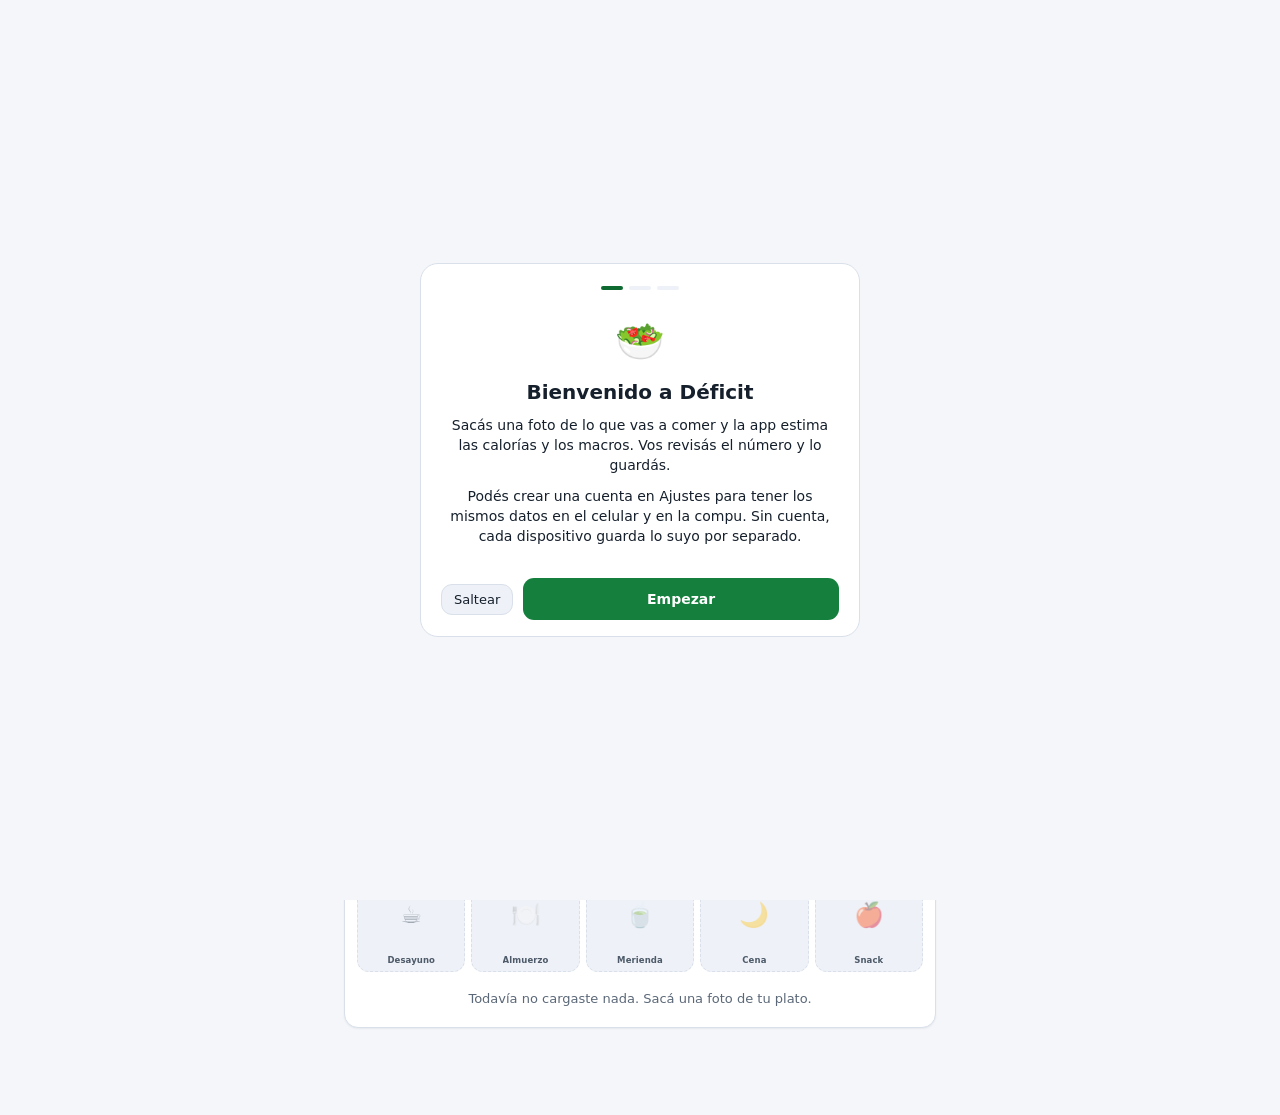
<file: index.html>
<!DOCTYPE html>
<html lang="es">
<head>
<meta charset="utf-8">
<meta name="viewport" content="width=device-width, initial-scale=1, viewport-fit=cover, user-scalable=no">
<title>Déficit</title>
<meta name="description" content="Registro de comidas por foto, con estimación de calorías y macros.">
<meta name="theme-color" content="#0e1116">
<meta name="mobile-web-app-capable" content="yes">
<meta name="apple-mobile-web-app-capable" content="yes">
<meta name="apple-mobile-web-app-status-bar-style" content="black-translucent">
<meta name="apple-mobile-web-app-title" content="Déficit">
<link rel="manifest" href="manifest.json">
<link rel="icon" href="icons/favicon.png">
<link rel="apple-touch-icon" href="icons/icon-192.png">
<link rel="stylesheet" href="styles.css?v=675">
</head>
<body>

<header class="topbar">
  <div class="titulo">
    <!-- El modo, no el nombre de la app: "Déficit" lo sabés, en qué modo estás
         es lo que cambia y lo que decide todo lo de abajo. Y tocándolo se
         eligen los dieciséis acá mismo: llevaba a Perfil, donde había que
         encontrar la tarjeta y volver a tocar para lo que ya se había pedido. -->
    <h1 id="tituloModo" role="button" tabindex="0" aria-expanded="false" aria-controls="modosBarra">Déficit</h1>
  </div>
  <!-- Los datos de la persona —peso, altura, actividad, ritmo— se cargan
       aparte: son de otra sesión, no de mirar el día. -->
  <button id="btnDatos" class="icon-btn" title="Tus datos" aria-label="Tus datos">👤</button>
  <!-- El ayuno, en la misma barra. Tenía un renglón entero para sí solo y era
       una tira sola estirada de punta a punta: mucho lugar de la única pantalla
       que tiene que entrar sin scroll, para un dato que se lee de reojo. -->
  <div class="tiras" id="tirasHoy"></div>
  <div class="date-nav">
    <button id="prevDay" class="icon-btn" title="Día anterior" aria-label="Ver el día anterior">‹</button>
    <span id="dateLabel">Hoy</span>
    <button id="nextDay" class="icon-btn" title="Día siguiente" aria-label="Ver el día siguiente">›</button>
  </div>
  <div class="modos modos-barra" id="modosBarra" hidden></div>
</header>

<main>

  <!-- ============ HOY ============ -->
  <section id="tab-hoy" class="tab active">

    <div class="aviso-dia" id="avisoDia" hidden>
      <span id="avisoDiaTxt"></span>
      <button id="volverHoy">Volver a hoy</button>
    </div>

    <!-- Los primeros pasos. Aparece solo mientras falte algo esencial y se va
         solo cuando ya no: no es un tutorial, es la lista de lo que la app
         necesita para poder decir algo. -->
    <div class="card primeros" id="primerosPasos" hidden>
      <div class="card-head"><h2>Para empezar</h2><span class="pill" id="pasosPill"></span></div>
      <div id="listaPasos"></div>
    </div>

    <!-- El peso y su tendencia: es el objetivo real de la app y vivía en
         Historial, mientras la pantalla que se abre quince veces por día
         mostraba solo las calorías. Una fila, no una tarjeta. -->
    <button class="peso-tira" id="pesoTira" hidden>
      <span class="peso-tira-num"><b id="pesoTiraKg">—</b><small id="pesoTiraMeta"></small></span>
      <span class="peso-tira-barra"><i id="pesoTiraBarra"></i></span>
      <span class="peso-tira-delta" id="pesoTiraDelta"></span>
      <!-- La tira entera abre el editor: esto es la señal de que se toca. Sin
           ella se lee como un cartel, que es lo que era antes. -->
      <span class="peso-tira-cargar" id="pesoTiraCargar" aria-hidden="true">⚖️</span>
    </button>

    <!-- El personaje: el resumen del día en una cara, antes que cualquier número. -->
    <button class="mascota" id="mascotaCard" aria-label="Cómo venís hoy">
      <div class="mascota-dibujo" id="mascotaDibujo"></div>
      <div class="mascota-texto">
        <!-- La fase primero: es lo que más rápido cambia y lo que más se mira.
             El título va al lado, en la misma línea. -->
        <span class="mascota-linea">
          <span class="fase-chip" id="mascotaFase" hidden></span>
          <b id="mascotaTitulo"></b>
        </span>
        <small id="mascotaDetalle"></small>
        <span class="mascota-barra"><i id="mascotaBarra"></i></span>
      </div>
    </button>

    <div class="resumen">
    <div class="card ring-card">
      <div class="ring-wrap">
        <svg viewBox="0 0 120 120" class="ring">
          <circle class="ring-bg" cx="60" cy="60" r="52"></circle>
          <circle id="ringFg" class="ring-fg" cx="60" cy="60" r="52"></circle>
        </svg>
        <!-- Adentro del anillo va SOLO el número. Con el objetivo y el sobrante
             ahí también, cinco cifras y "de 1.938 + 290 kcal" no entraban en
             los 132 px de diámetro: el número tocaba el trazo y el texto se
             cortaba. Los dos detalles pasan debajo, donde tienen el ancho de
             la tarjeta entera. -->
        <div class="ring-center">
          <strong id="ringKcal">0</strong>
        </div>
      </div>
      <span id="ringGoal">de 0 kcal</span>
      <!-- Lo que queda: es el único número con el que se decide qué comer. -->
      <span class="ring-resta" id="ringResta"></span>
      </div>

    <div class="card macros">
      <div class="macro">
        <div class="macro-head"><span>Proteínas</span><b id="mProtTxt">0 g</b></div>
        <div class="bar"><i id="mProtBar" class="prot"></i></div>
        <small class="macro-lee" id="mProtLee"></small>
      </div>
      <div class="macro">
        <div class="macro-head"><span>Carbohidratos</span><b id="mCarbTxt">0 g</b></div>
        <div class="bar"><i id="mCarbBar" class="carb"></i></div>
        <small class="macro-lee" id="mCarbLee"></small>
      </div>
      <div class="macro">
        <div class="macro-head"><span>Grasas</span><b id="mGrasTxt">0 g</b></div>
        <div class="bar"><i id="mGrasBar" class="gras"></i></div>
        <small class="macro-lee" id="mGrasLee"></small>
      </div>
    </div>
    </div>

    <!-- Fibra, azúcar y sodio a lo ancho: adentro de la tarjeta de macros
         tenían 200 px para tres columnas y se envolvían en dos filas. -->
    <div id="listaNutrientes" class="nutrientes" hidden></div>


    <div class="card sin-key" id="cardSinKey" hidden>
      <p>El análisis por foto necesita una API key de Anthropic. Todo lo demás anda sin eso.</p>
      <div class="actions-row">
        <button id="btnIrAjustes" class="ghost small">Cargar la key</button>
        <button id="btnOcultarKey" class="ghost small">Ahora no</button>
      </div>
    </div>

    <div class="aviso-proteina" id="avisoProteina" hidden>
      <span id="avisoProteinaTxt"></span>
    </div>

    <!-- Cuando hace días que casi nada entra en el modo. Se puede cerrar y no
         vuelve por una semana: un cartel siempre encendido deja de leerse. -->
    <div class="aviso-modo" id="avisoModoDias" hidden>
      <span id="avisoModoTxt"></span>
      <!-- Seguir primero y destacado: el aviso está para empujar hacia el modo,
           no para ofrecer la salida. Cambiar sigue estando, en segundo plano. -->
      <div class="actions-row">
        <button id="btnModoSigo" class="primary small">Sigo en esto</button>
        <button id="btnCambiarModo" class="ghost small">Cambiar de modo</button>
      </div>
    </div>

    <div class="card" id="cardFavoritos" hidden>
      <div class="card-head"><h2>Favoritos</h2><span class="pill">1 toque</span></div>
      <div class="chips" id="listaFavoritos"></div>
    </div>

    <div class="acciones-fila">
      <div class="accion-doble">
        <button id="btnFoto" class="accion primary">📷<span>Foto</span></button>
        <button id="btnOrigenFoto" class="flechita" aria-label="Elegir cámara o galería">▾</button>
      </div>
    </div>
    <!-- Fotos esperando señal. Ver encolarAnalisis() en fotos.js. -->
    <!-- Se toca para reintentar: la cola se vacia sola cuando vuelve la red,
         pero si volvio y el aviso sigue ahi no habia forma de empujarlo. -->
    <button class="hint aviso-cola" id="avisoCola" hidden></button>
    <!-- No es un recordatorio por horario: sale de lo que la persona hace.
         Ver faltaLaDeSiempre() en platos.js. -->
    <p class="hint falta-siempre" id="faltaSiempre" hidden></p>
    <input type="file" id="fileInput" accept="image/*" multiple hidden>
    <!-- capture abre la cámara directo; va sin multiple porque juntos Android ignora la cámara -->
    <input type="file" id="camaraInput" accept="image/*" capture="environment" hidden>

    <!-- Los objetivos del día: se completan y se apagan. Lo que ya cargaste deja
         de pedirte atención, que es lo único que hace que se sostenga. -->
    <!-- Cuántos hábitos van y cuál falta. Cinco casilleros sin marcador son
         cinco botones; con el marcador son un progreso que se completa. -->
    <div class="objetivos" id="objetivosDia"></div>

    <!-- Sin encabezado: los cinco momentos con su nombre debajo ya dicen que
         esto son las comidas del día, y el contador repetía algo que se ve
         contando las tarjetas. -->
    <div class="card" id="cardComidas">
      <ul id="listaComidas" class="lista"></ul>
      <p id="comidasVacio" class="vacio">Todavía no cargaste nada. Sacá una foto de tu plato.</p>
    </div>

    <!-- Deshacer el último cambio del día, sea cual sea. Ctrl+Z también. -->
    <button id="btnDeshacer" class="ghost deshacer" hidden>Deshacer</button>

  </section>

  <!-- ============ HISTORIAL ============ -->
  <section id="tab-historial" class="tab">
    <!-- Arriba de todo y con la misma forma que el de Progreso: son el mismo
         control y estaban en lugares distintos de cada pestaña. -->
    <div class="periodos" id="selRangoHist"></div>




    <!-- La cintura tiene curva propia y no comparte eje con el peso: son
         escalas distintas y superponerlas obliga a un segundo eje que en 375 px
         no se lee. Ademas la tarjeta NO EXISTE si no hay dos mediciones: es un
         dato opcional, y un cartel vacio pidiendolo seria un reproche. -->



    <!-- Las curvas arriba y la lista abajo: primero cómo viene la cosa, después
         día por día. Las manda a las dos el selector de rango de arriba, que ya
         estaba acá para la lista. -->
    <details class="card plegable">
      <summary class="card-head"><h2>Peso</h2><span id="pesoDelta" class="pill"></span></summary>
      <svg id="chartPeso" class="chart" viewBox="0 0 320 120" role="img" aria-label="Evolución de tu peso"></svg>
      <p id="chartLeyenda" class="leyenda" hidden>
        <i class="l-diario"></i> día a día
        <i class="l-media"></i> tendencia (7 días)
      </p>
      <p id="chartVacio" class="vacio">Cargá tu peso unos días para ver la curva.</p>
      <p class="proyeccion" id="cardProyeccion" hidden></p>
      <div id="progresoMeta" hidden>
        <div class="progreso-head"><span>Progreso hacia tu meta</span><b id="progresoPct">0%</b></div>
        <div class="bar"><i id="progresoBar" class="meta"></i></div>
        <p class="hint" id="progresoTxt"></p>
      </div>
    </details>

    <details class="card plegable" id="cardCintura" hidden>
      <summary class="card-head"><h2>Cintura</h2><span id="cinturaDelta" class="pill"></span></summary>
      <svg id="chartCintura" class="chart" viewBox="0 0 320 120" role="img" aria-label="Evolución de tu cintura"></svg>
      <p id="cinturaLeyenda" class="leyenda"></p>
    </details>

    <details class="card plegable">
      <summary class="card-head"><h2>Calorías por día</h2><span id="rachaPill" class="pill"></span></summary>
      <svg id="chartKcal" class="chart alto" viewBox="0 0 320 140" role="img" aria-label="Calorías por día"></svg>
      <p id="kcalVacio" class="vacio">Cargá algunas comidas para ver la comparación.</p>
    </details>

    <!-- Buscar tenía tarjeta propia arriba de todo: un campo vacío ocupando el
         primer lugar de la pantalla para algo que se usa de vez en cuando. La
         función queda —sirve para "cuántas veces comí esto y cuánto me salió"—
         pero adentro de la lista de días, que es sobre lo que busca. -->
    <div class="card" id="cardUltimosDias">
      <div class="card-head">
        <h2 id="tituloUltimosDias">Últimos días</h2>
        <button id="btnBuscar" class="icon-btn" aria-label="Buscar un alimento o una comida" aria-expanded="false" title="Buscar un alimento o una comida">🔍</button>
      </div>
      <div class="buscador" id="buscador" hidden>
        <input id="inputBuscar" type="search" placeholder="Buscá un alimento o una comida" aria-label="Buscar en el historial">
        <button id="btnLimpiarBusqueda" class="icon-btn" aria-label="Limpiar la búsqueda" hidden>✕</button>
      </div>
      <p id="resumenBusqueda" class="hint"></p>
      <ul id="resultadosBusqueda" class="lista"></ul>
      <!-- Ver solo los dias completos: con treinta renglones, los dorados se
           pierden entre los demas justo cuando lo que se quiere es contarlos. -->
      <label class="filtro-oro" id="filtroOro" hidden>
        <input type="checkbox" id="chkSoloCompletos">
        <span>Solo los días completos</span>
      </label>
      <ul id="listaDias" class="lista dias"></ul>
      <p id="diasVacio" class="vacio">Sin registros todavía.</p>
    </div>

  </section>

  <!-- ============ PROGRESO ============ -->
  <section id="tab-progreso" class="tab">
    <!-- Arriba de todo: manda sobre la pestaña entera. Vivía a mitad de
         pantalla, después de cuatro tarjetas que no le obedecían, así que
         tocarlo parecía no hacer nada. -->
    <div class="periodos" id="selPeriodo"></div>

    <!-- La app comparando sus propios numeros contra la balanza. Incomodo a
         proposito: ver brechaConLaBalanza() en analisis.js. -->
    <details class="card plegable brecha" id="cardBrecha" hidden>
      <summary class="card-head"><h2>Lo que dice la balanza</h2></summary>
      <p id="brechaTexto"></p>
      <p class="hint" id="brechaDetalle"></p>
    </details>

    <!-- La semana de un vistazo. resumenPeriodo() estaba escrito y probado desde
         hacia rato, y no lo mostraba ninguna pantalla. -->
    <details class="card plegable semana" id="cardSemana" hidden>
      <summary class="card-head"><h2>Tu semana</h2><span id="semanaPill" class="pill"></span></summary>
      <div class="semana-nums" id="semanaNums"></div>
      <p class="hint" id="semanaNota"></p>
    </details>

    <details class="card plegable" id="cardVeredicto">
      <summary class="card-head"><h2 id="veredictoTitulo">¿Cómo venís?</h2><span id="veredictoPill" class="pill"></span></summary>
      <p id="veredictoDetalle" class="hint"></p>
      <div class="ring-stats" id="veredictoDatos" hidden></div>
    </details>

    <!-- Se llamaba "Cómo venís", igual que la tarjeta de arriba salvo por los
         signos de pregunta: dos títulos iguales para el juicio y para los
         números que lo sostienen. Y el gráfico de adherencia, que tenía tarjeta
         aparte al final de la pantalla, mide exactamente lo mismo que la barra
         de acá arriba —desde el ciclo 19 con la misma definición—, así que
         ahora es su detalle en vez de una tarjeta que la repetía. -->
    <details class="card plegable" id="cardComoVenis" hidden>
      <summary class="card-head"><h2>Tus números</h2><span id="adherenciaPill" class="pill"></span></summary>

      <div id="bloqueAdherencia" hidden>
        <div class="progreso-head"><span>Días dentro del objetivo</span><b id="adherenciaPct">0%</b></div>
        <div class="bar"><i id="adherenciaBar" class="meta"></i></div>
        <p class="hint" id="adherenciaTxt"></p>
        <div id="grAdherencia"></div>
      </div>

      <div id="bloqueReparto" hidden>
        <h3 class="sub">Dónde se te van las calorías</h3>
        <div id="listaReparto"></div>
      </div>

      <div id="bloqueSemanas" hidden>
        <h3 class="sub">Esta semana vs la anterior</h3>
        <ul class="kv" id="comparacionSemanas"></ul>
      </div>

      <div id="bloquePatron" hidden>
        <h3 class="sub">Por día de la semana</h3>
        <p class="hint" id="patronTxt"></p>
      </div>
    </details>

    <details class="card plegable" id="cardRecomendaciones">
      <summary class="card-head"><h2>Para tu modo</h2><span id="recoPill" class="pill"></span></summary>
      <ul id="listaReco" class="lista-reco"></ul>
    </details>

    <!-- Nivel y Logros eran dos tarjetas de lo mismo: el nivel SALE de los
         logros, y quien abre una abre la otra. -->
    <details class="card plegable nivel-card">
      <summary class="card-head"><h2>Nivel y logros</h2><span id="nivelPill" class="pill"></span></summary>
      <div class="nivel-barra"><i id="nivelBarra"></i></div>
      <p class="hint" id="nivelNota"></p>

      <!-- Los dias completos: los cuatro casilleros en su optimo. Va arriba de
           las rachas porque es lo mas dificil de las dos cosas. -->
      <div class="oro-resumen" id="oroResumen" hidden>
        <div><b id="oroTotal">0</b><small>días completos</small></div>
        <div><b id="oroRacha">0</b><small>seguidos ahora</small></div>
        <div><b id="oroMejor">0</b><small>tu récord</small></div>
      </div>

      <div class="rachas-grande" id="rachasGrande"></div>
      <p class="hint" id="escudosNota"></p>

      <h3 class="sub">Logros <span id="logrosPill" class="pill"></span></h3>
      <div class="logros" id="logrosGrilla"></div>
    </details>


    <details class="card plegable" id="cardSueno">
      <summary class="card-head"><h2>Sueño y comida</h2><span id="suenoPill" class="pill"></span></summary>
      <p class="hint" id="suenoTitulo" style="color:var(--txt);font-weight:600;margin-bottom:4px"></p>
      <p class="hint" id="suenoTexto"></p>
    </details>

    <details class="card plegable" id="cardGrModo" hidden>
      <summary class="card-head"><h2 id="grModoTitulo"></h2><span id="grModoPill" class="pill"></span></summary>
      <div id="grModo"></div>
      <p class="hint" id="grModoNota"></p>
    </details>

  </section>

  <!-- ============ PERFIL ============ -->
  <section id="tab-perfil" class="tab">
    <div class="card">
      <div class="card-head"><h2>Tus datos</h2></div>

      <!-- Con qué cuenta estás entrado, escrito. Había un puntito gris de once
           píxeles en la barra, y se sacó en el ciclo 22 justamente porque no
           decía cuál de las dos cuentas era: con la app instalada en dos
           usuarios de Android, esa es la primera pregunta cuando algo no
           aparece en el otro. -->
      <button class="cuenta-linea" id="lineaCuenta" hidden></button>

      <!-- La dieta se elige arriba, tocando su nombre en la barra del titulo.
           Estaba tambien aca, y era la misma decision en dos lugares: quien la
           cambiaba desde la barra igual encontraba el selector en Tus datos y
           no sabia cual de los dos mandaba. Tus datos son los del cuerpo. -->

      <!-- Sexo, edad y altura se cargan una vez y no se vuelven a tocar: entran
           al calculo igual, pero no ocupan la parte de arriba de la pantalla. -->
      <details class="avanzado datos-fijos">
        <summary>Sexo, edad y altura <span id="fijosResumen" class="resumen-plegado"></span></summary>
        <div class="form-grid">
          <label>Sexo
            <select id="pSexo"><option value="m">Masculino</option><option value="f">Femenino</option></select>
          </label>
          <label>Edad
            <input type="number" id="pEdad" inputmode="numeric" placeholder="años">
          </label>
          <label>Altura (cm)
            <input type="number" id="pAltura" inputmode="numeric" placeholder="cm">
          </label>
        </div>
      </details>

      <div class="form-grid">
        <label>Peso actual (kg)
          <input type="number" id="pPeso" step="0.1" inputmode="decimal" placeholder="kg">
        </label>
        <label>Peso objetivo (kg)
          <input type="number" id="pPesoObj" step="0.1" inputmode="decimal" placeholder="kg">
        </label>
        <!-- Opcional y sin frecuencia: no es un dato del dia. La cinta metrica
             no se saca todos los dias y un centimetro son semanas. -->
        <label class="campo-opcional">
          <!-- El rotulo y su etiqueta van en el mismo span: el label es flex en
               columna, asi que dos hijos sueltos se apilan en dos renglones. -->
          <span>Cintura (cm) <span class="opcional">opcional</span></span>
          <input type="number" id="pCintura" step="0.5" inputmode="decimal" placeholder="cm">
          <span class="hint" id="cinturaHint">A la altura del ombligo, sin contraer. Cargala cuando quieras: el último valor queda.</span>
        </label>
        <!-- Cuándo llegás, acá y no al final de la pantalla: la fecha es la
             mitad del objetivo y estaba enterrada en la lista del cálculo. -->
        <p class="hint plazo-hint" id="plazoHint" hidden></p>
        <!-- Una baja grande no se reta: se parte en etapas. Ver planPorEtapas(). -->
        <div class="plan-etapas" id="planEtapas" hidden></div>
        <label>Actividad
          <select id="pActividad">
            <option value="1.2">Sedentario (poco o nada)</option>
            <option value="1.375">Ligera (1-3 días/sem)</option>
            <option value="1.55">Moderada (3-5 días/sem)</option>
            <option value="1.725">Alta (6-7 días/sem)</option>
            <option value="1.9">Muy alta (físico + entreno)</option>
          </select>
        </label>
        <label>Ritmo de pérdida
          <select id="pRitmo">
            <option value="0.25">Suave — 0,25 kg/semana</option>
            <option value="0.5">Estándar — 0,5 kg/semana</option>
            <option value="0.75">Agresivo — 0,75 kg/semana</option>
            <option value="1">Muy agresivo — 1 kg/semana</option>
            <option value="fecha">Por fecha — elegí cuándo llegar</option>
          </select>
        </label>
        <!-- La otra punta del mismo dato: en vez del ritmo, la fecha, y el
             ritmo se despeja. Ver planParaFecha() en plazo.js. -->
        <label id="labelFecha" hidden>Llegar para
          <input type="date" id="pFecha">
        </label>
        <p class="hint plazo-aviso" id="plazoAviso" hidden></p>
      </div>
      <!-- Pisa todo el calculo de arriba. Casi nunca se usa, asi que no puede
           estar al mismo nivel que el peso. -->
      <details class="avanzado" id="avanzadoManual">
        <summary>Objetivo manual <span id="manualResumen" class="resumen-plegado"></span></summary>
        <label>Objetivo manual (kcal)
          <input type="number" id="pManual" inputmode="numeric" placeholder="vacío = calculado">
        </label>
      </details>
      <button id="btnGuardarPerfil" class="primary big">Guardar perfil</button>
    </div>

    <div class="card">
      <div class="card-head"><h2>Tu cálculo</h2></div>
      <!-- El numero que se mira: cuanto comer hoy. El resto es de donde salio. -->
      <div class="calc-objetivo" id="calcObjetivo" hidden>
        <b id="calcObjetivoKcal"></b><span>por día</span>
      </div>
      <details class="avanzado" id="avanzadoCalc">
        <summary>De dónde sale</summary>
        <ul class="kv" id="calcLista"></ul>
      </details>
      <p class="hint" id="calcAviso"></p>
      <!-- El factor de actividad ya cuenta el entrenamiento habitual y el
           ejercicio del dia se suma aparte: cuando las dos cosas estan
           prendidas, hay que decirlo. Ver dobleConteoActividad(). -->
      <p class="aviso-doble" id="avisoDobleConteo" hidden></p>
    </div>
  </section>

  <!-- Editor de un objetivo del día. Cada tile abre su sección; el resto queda
       oculto. Todo lo que antes eran cuatro tarjetas apiladas vive acá. -->
  <div class="modal" id="modalObjetivo">
    <div class="modal-box">
      <div class="modal-head">
        <h2 id="tituloObjetivo">Objetivo</h2>
        <button class="icon" id="btnCerrarObjetivo" aria-label="Cerrar">✕</button>
      </div>
      <div class="modal-body">

        <!-- Que hay que hacer para ganarse la estrella. Va arriba del editor y
             no en una ayuda escondida: la regla se necesita justo cuando se
             esta por cargar el dato, no despues. -->
        <p class="optimo-obj" id="optimoObjetivo" hidden></p>

        <section data-obj="peso" hidden>
          <div class="peso-row">
            <input type="number" id="pesoHoy" step="0.1" inputmode="decimal" placeholder="kg" aria-label="Peso de hoy">
            <button id="btnPeso" class="primary">Guardar</button>
          </div>
          <p id="pesoInfo" class="hint"></p>
        </section>

        <section data-obj="agua" hidden>
          <!-- Se toca el vaso al que llegaste: sin + ni −, que era pedir un toque
               por vaso y nadie lo sostiene. -->
          <div id="aguaVasos" class="vasos" role="group" aria-label="Vasos de agua"></div>
          <p id="aguaInfo" class="hint"></p>
          <div class="meta-agua">
            <span>Objetivo del día</span>
            <button id="aguaMenos" aria-label="Bajar el objetivo">−</button>
            <b id="aguaMeta"></b>
            <button id="aguaMas" aria-label="Subir el objetivo">+</button>
          </div>
          <p id="aguaReco" class="hint"></p>
        </section>

        <section data-obj="pasos" hidden>
          <!-- Se toca el escalon al que llegaste, como los vasos de agua. El
               numero exacto se puede escribir, pero nadie lo tiene: se lee del
               reloj y se redondea, asi que pedirlo con precision seria pedir
               una exactitud que el dato no tiene. -->
          <div id="pasosEscalones" class="chips" role="group" aria-label="Pasos de hoy"></div>
          <p id="pasosInfo" class="hint"></p>
          <div class="peso-row" style="margin-top:10px">
            <input type="number" id="pasosHoy" inputmode="numeric" placeholder="o el número exacto" aria-label="Pasos de hoy">
            <button id="btnPasos" class="ghost">Guardar</button>
          </div>
          <!-- Sin objetivo del día: los pasos se anotan, no se aprueban. El dato
               queda como referencia porque es lo unico que el numero solo no
               dice, pero ya no hay un umbral que decida si el dia estuvo bien. -->
          <p class="hint">Entre 6.000 y 8.000 pasos está la mayor parte del beneficio medido. Los 10.000 son de una publicidad de 1965, no de un estudio.</p>
        </section>

        <section data-obj="ejercicio" hidden>
          <!-- Un paso y ninguno de confirmacion: tocar el ejercicio ya es
               cargarlo. El nombre de la actividad ES la intensidad —cada una
               trae su MET— y el tiempo dejo de preguntarse: una hora, o media
               si es correr. Se cambia manteniendo apretado, y queda guardado. -->
          <p class="hint">¿Qué hiciste? <small>Mantené apretado uno para cambiarle el tiempo.</small></p>
          <div class="chips act-todas" id="listaActividades"></div>

          <!-- Aparece al mantener apretado un ejercicio, con su nombre. -->
          <div id="ajusteTiempo" hidden>
            <p class="hint" id="ajusteTiempoTitulo"></p>
            <div class="chips" id="minutosEjercicio"></div>
          </div>
          <!-- Aparte y no como un chip mas al final de la fila: agregar un
               ejercicio es otra cosa que elegir uno de los que ya tenes. -->
          <button id="btnOtroEjercicio" class="otro-ejercicio">
            <span class="oe-mas" aria-hidden="true">+</span>
            <span class="oe-txt"><b>Otro ejercicio</b><small>Bici, natación, tenis, lo que sea</small></span>
          </button>
          <!-- Lo que ya sumaste hoy, renglon por renglon y con su total: el
               numero solo no se puede ni revisar ni corregir. -->
          <div class="carrito" id="carritoEjercicio" hidden></div>

          <div class="peso-row" style="margin-top:12px">
            <input type="number" id="ejercicioHoy" inputmode="numeric" placeholder="o poné las kcal a mano" aria-label="Calorías quemadas">
            <button id="btnEjercicio" class="ghost">Guardar</button>
          </div>
          <p id="ejercicioInfo" class="hint">Lo que quemes se suma al objetivo del día.</p>
          <p id="ejercicioReferencia" class="hint"></p>
        </section>

        <section data-obj="ayuno" hidden>
          <!-- Un cronometro, nada mas. Justamente por eso funciona: no depende
               de sensores que una PWA no tiene. -->
          <div id="estadoAyuno"></div>
          <button id="btnAyuno" class="ghost big">Empezar a ayunar</button>
          <p class="hint" style="margin-top:12px">Ventana</p>
          <div class="chips" id="ventanasAyuno"></div>
        </section>

        <!-- El sueño y el ánimo, juntos: son la misma pregunta hecha dos veces
             —cómo estuvo la noche y cómo estás— y se contestan en el mismo
             momento, con las mismas caritas. Eran dos casilleros y dos hojas. -->
        <section data-obj="sueno" hidden>
          <p class="hint">¿Cuánto dormiste anoche? No hace falta que sea exacto.</p>
          <div class="chips" id="horasSueno"></div>
          <p class="hint" style="margin-top:12px">¿Cómo dormiste?</p>
          <div class="caritas" id="calidadSueno"></div>
          <p class="carita-nombre" id="calidadNombre" hidden></p>
          <p class="hint" style="margin-top:6px">Entre 7 y 9 horas es donde el cuerpo repone de verdad. Por debajo de 6, al día siguiente tenés más hambre y menos ganas de moverte.</p>
          <p class="hint" id="suenoDormir"></p>
          <p class="hint" style="margin-top:14px">¿Y cómo estás hoy?</p>
          <!-- Escribir una nota todos los días no lo sostiene nadie; tocar una
               carita sí. La nota queda para cuando de verdad hay algo que contar. -->
          <div class="caritas" id="listaCaritas"></div>
          <p class="carita-nombre" id="animoNombre" hidden></p>
          <textarea id="notaDia" rows="2" placeholder="Si querés agregar algo (opcional)"></textarea>
        </section>

      </div>
    </div>
  </div>

  <!-- Lo que se usa poco: sigue existiendo, pero fuera del camino. -->
  <!-- Lo que se ve después de una foto. Sin pantalla de revisión, este resumen
       es todo el feedback del análisis: qué entendió, cuánto sumó y si entra. -->
  <div class="modal" id="modalResumen">
    <div class="modal-box">
      <div class="modal-body resumen-comida">
        <div class="resumen-icono" id="resumenIcono">✓</div>
        <h2 id="resumenTitulo">Comida</h2>
        <div class="resumen-kcal"><strong id="resumenKcal">0</strong><span>kcal</span></div>
        <div class="marca-apta grande" id="resumenApta" hidden></div>
        <p class="hint" id="resumenMotivo"></p>
        <p class="consejo-apta" id="resumenConsejo" hidden></p>
        <!-- Que significa para el dia, que es lo que el cartel no decia: el
             casillero de Comidas pide UNA comida que entre, no todas. Ver
             consecuenciaNoApta(). -->
        <p class="efecto-modo" id="resumenEfecto" hidden></p>
        <!-- Lo que la foto no puede mostrar: el relleno de una empanada, si la
             milanesa es de soja. Las opciones vienen con los números ya
             calculados, así que elegir no cuesta ni una llamada más. -->
        <!-- Aclararle qué era. El campo existía pero vivía en la pantalla de
             revisión, que ya casi no aparece desde que la foto se guarda sola:
             quedó sin querer fuera de alcance. -->
        <div class="aclarar" id="resumenAclarar" hidden>
          <input type="text" id="aclaraTxt" placeholder="¿Le erró? Contale qué era" aria-label="Aclarar qué era el plato">
          <button id="btnAclarar" class="ghost small">Rehacer</button>
        </div>
        <div class="duda" id="resumenDuda" hidden>
          <p id="resumenDudaTxt"></p>
          <div class="duda-opciones" id="resumenDudaOpciones" role="group"></div>
        </div>
        <!-- "Comí la mitad" es la corrección más frecuente y la más cara de hacer
             a mano: seis números por plato. Ver escalarComida() en core.js. -->
        <div class="porciones" id="resumenPorciones" role="group" aria-label="Cuánto comiste"></div>
        <div class="actions-row">
          <button id="btnResumenListo" class="primary">Listo</button>
          <button id="btnResumenEditar" class="ghost">Editar</button>
        </div>
      </div>
    </div>
  </div>

  <div class="modal" id="modalOrigenFoto">
    <div class="modal-box">
      <div class="modal-head">
        <h2 id="tituloOrigenFoto">Analizar foto</h2>
        <button class="icon" id="btnCerrarOrigenFoto" aria-label="Cerrar">✕</button>
      </div>
      <div class="modal-body opciones-origen">
        <!-- La foto sola arriba y grande: es el noventa por ciento de las veces.
             Las otras seis son ocasionales y van de a dos, así la jerarquía la
             dice el tamaño y no un separador gris, y el menú entra sin scroll. -->
        <button id="btnDesdeCamara" class="primary big">📷 Sacar una foto</button>
        <div class="origen-grilla">
          <button id="btnDesdeGaleria" class="ghost">🖼️<span>Galería</span></button>
          <button id="btnEscanear" class="ghost">📊<span>Código</span></button>
          <button id="btnEtiqueta" class="ghost">🏷️<span>Etiqueta</span></button>
          <button id="btnManual" class="ghost">✎<span>A mano</span></button>
          <button id="btnRepetir" class="ghost">↻<span>Repetir</span></button>
          <button id="btnSugerir" class="ghost">💡<span>Qué como</span></button>
        </div>
        <div class="peso-row" style="margin-top:6px">
          <input type="number" id="quickKcal" inputmode="numeric" placeholder="Sumar kcal sueltas" aria-label="Calorías sueltas">
          <button id="btnQuick" class="ghost">+ Sumar</button>
        </div>
      </div>
    </div>
  </div>

  <!-- ============ AJUSTES ============ -->
  <section id="tab-ajustes" class="tab">
    <details class="card plegable" id="cardInstalar" hidden>
      <summary class="card-head"><h2>Instalar</h2></summary>
      <p class="hint" style="margin:0 0 12px">Instalala en el celular y queda como una app más, con su ícono y a pantalla completa.</p>
      <button id="btnInstalar" class="primary big">Instalar en este dispositivo</button>
    </details>

    <details class="card plegable">
      <summary class="card-head"><h2>API de Claude</h2></summary>
      <p class="hint" id="estadoAcceso"></p>
      <details class="avanzado" id="avanzadoKey">
        <summary>Usar mi propia clave</summary>
        <label class="block">API key
          <input type="password" id="apiKey" placeholder="sk-ant-...">
        </label>
        <p class="hint">Solo si querés que este dispositivo gaste de tu propia cuenta en vez del proxy.</p>
      </details>
      <label class="block">Modelo
        <select id="modelo">
          <option value="claude-opus-5">Opus 5 — mejor precisión</option>
          <option value="claude-sonnet-5">Sonnet 5 — más barato</option>
          <option value="claude-haiku-4-5">Haiku 4.5 — el más barato</option>
        </select>
      </label>
      <div class="bloque-precision">
        <span class="etiqueta">Precisión del análisis</span>
        <div class="momento-sel" id="selPrecision" role="group" aria-label="Precisión del análisis"></div>
        <p class="hint" id="precisionDetalle"></p>
      </div>
      <button id="btnGuardarKey" class="primary">Guardar</button>
      <p class="hint">La key queda solo en este navegador (localStorage) y se manda únicamente a api.anthropic.com.</p>
      <p class="hint" id="usoInfo"></p>

      <div class="bloque-precision">
        <span class="etiqueta">Tope de gasto por mes</span>
        <div class="peso-row">
          <input type="number" id="inputTope" step="1" min="0" inputmode="decimal" placeholder="dólares">
          <button id="btnGuardarTope" class="ghost small">Guardar</button>
        </div>
        <div class="bar" style="margin-top:8px"><i id="barraGasto"></i></div>
        <p class="hint" id="gastoInfo"></p>
        <p class="aviso-sesgo" id="avisoTope" hidden></p>
      </div>
      <details class="detalle-analisis">
        <summary>Ver el detalle de cada análisis</summary>
        <ul id="listaAnalisis" class="lista analisis"></ul>
        <p id="analisisVacio" class="vacio">Todavía no analizaste ninguna foto. Cuando lo hagas, acá vas a ver cuánto salió cada una y cuánto ahorró el caché.</p>
      </details>
    </details>

    <details class="card plegable">
      <summary class="card-head"><h2>Sonidos</h2><span id="sonidoPill" class="pill"></span></summary>
      <label class="switch">
        <input type="checkbox" id="chkSonido">
        <span>Sonar al cumplir un objetivo, subir de nivel o ganar un logro</span>
      </label>
      <p class="hint" id="sonidoNota"></p>
    </details>

    <details class="card plegable">
      <summary class="card-head"><h2>Recordatorios</h2><span id="recordatoriosPill" class="pill"></span></summary>
      <label class="switch">
        <input type="checkbox" id="chkRecordatorios">
        <span>Avisarme si no cargué una comida</span>
      </label>
      <div id="horariosRecordatorios" class="horarios" hidden></div>
      <label class="fila-dormir" id="filaDormir" hidden>
        <input type="checkbox" id="chkDormir">
        <span>Avisarme la hora de dormir</span>
        <input type="time" id="horaDormir" value="23:30" aria-label="Hora de dormir">
      </label>
      <!-- Una sola notificacion con el estado del dia, que se reemplaza en vez
           de apilarse. Ver actualizarObjetivosFijos() en ui/recordatorios.js:
           sin push server solo se refresca con la app corriendo, y por eso el
           aviso lleva la hora. -->
      <label class="fila-dormir" id="filaObjetivosFijos" hidden>
        <input type="checkbox" id="chkObjetivosFijos">
        <span>Dejar fijo el estado del día</span>
      </label>
      <p class="hint" id="recordatoriosInfo"></p>

      <!-- Lo de arriba solo corre con la app abierta: son temporizadores del
           navegador y mueren al cerrarla. Esto es lo otro —push de verdad— y
           necesita el servidor, por eso va aparte y con su propia explicación. -->
      <label class="switch" id="filaPush" hidden>
        <input type="checkbox" id="chkPush">
        <span>Avisarme aunque tenga la app cerrada</span>
      </label>
      <p class="hint" id="pushInfo"></p>
    </details>

    <details class="card plegable" id="cardAtajos" hidden>
      <summary class="card-head"><h2>Atajos de teclado</h2></summary>
      <ul class="kv" id="listaAtajos"></ul>
    </details>

    <details class="card plegable">
      <summary class="card-head"><h2>Apariencia</h2></summary>
      <div class="momento-sel" id="selTema" role="group" aria-label="Tema de la app"></div>
      <p class="hint" id="temaDetalle"></p>

      <!-- El muñeco es con quien uno se mira; el sexo del perfil está cargado
           por la fórmula del metabolismo, que es otra cosa. Por eso se elige
           aparte, aunque arranque siguiendo al del perfil. -->
      <h3 class="sub" style="margin-top:14px">Tu personaje</h3>
      <div class="momento-sel" id="selFigura" role="group" aria-label="Figura del personaje"></div>
      <p class="hint" id="figuraDetalle"></p>
    </details>

    <details class="card plegable">
      <summary class="card-head"><h2>Diagnóstico</h2><span id="diagPill" class="pill"></span></summary>
      <!-- El "Ver el estado de la app" que estaba acá era un segundo plegable
           adentro del primero: para leer un dato había que abrir dos veces la
           misma tarjeta, y el summary no decía nada que el título no dijera. -->
      <ul class="kv" id="listaDiagnostico"></ul>
      <div id="bloqueErrores" hidden>
        <h3 class="sub">Últimos errores</h3>
        <ul id="listaErrores" class="lista analisis"></ul>
      </div>
      <div class="actions-row" style="margin-top:12px">
        <button id="btnCopiarDiag" class="ghost small">Copiar todo</button>
        <button id="btnLimpiarErrores" class="ghost small" hidden>Borrar los errores</button>
      </div>
    </details>

    <details class="card plegable" id="cardCuenta">
      <summary class="card-head"><h2>Tu cuenta</h2></summary>
      <p class="hint" id="estadoCuenta"></p>

      <div id="formCuenta">
        <button id="btnGoogle" class="btn-google">
          <svg viewBox="0 0 24 24" width="18" height="18" aria-hidden="true">
            <path fill="#4285F4" d="M21.6 12.2c0-.6-.05-1.2-.15-1.8H12v3.4h5.4a4.6 4.6 0 0 1-2 3v2.5h3.2c1.9-1.7 3-4.3 3-7.1z"/>
            <path fill="#34A853" d="M12 22c2.7 0 5-.9 6.6-2.4l-3.2-2.5c-.9.6-2 1-3.4 1-2.6 0-4.8-1.8-5.6-4.1H3.1v2.6A10 10 0 0 0 12 22z"/>
            <path fill="#FBBC05" d="M6.4 14c-.2-.6-.3-1.3-.3-2s.1-1.4.3-2V7.4H3.1a10 10 0 0 0 0 9.2L6.4 14z"/>
            <path fill="#EA4335" d="M12 5.9c1.5 0 2.8.5 3.8 1.5l2.8-2.8A10 10 0 0 0 3.1 7.4L6.4 10c.8-2.3 3-4.1 5.6-4.1z"/>
          </svg>
          Entrar con Google
        </button>
        <p class="hint separador-o"><span>o con mail y contraseña</span></p>

        <label class="block">Mail
          <input type="email" id="cuentaEmail_in" autocomplete="email" placeholder="tu@mail.com">
        </label>
        <label class="block">Contraseña
          <input type="password" id="cuentaPass" autocomplete="current-password" placeholder="mínimo 6 caracteres">
        </label>
        <div class="actions-row">
          <button id="btnEntrar" class="primary">Entrar</button>
          <button id="btnRegistrar" class="ghost">Crear cuenta</button>
        </div>
        <button id="btnOlvide" class="ghost small" style="margin-top:8px">Olvidé mi contraseña</button>
      </div>

      <div id="cuentaAdentro" hidden>
        <p class="hint">Sesión iniciada como <b id="cuentaEmail"></b></p>
        <button id="btnSalir" class="ghost small">Cerrar sesión</button>
      </div>

      <p class="hint sync-mal" id="cuentaError"></p>
      <p class="hint sync-ok" id="cuentaOk"></p>
    </details>

    <details class="card plegable" id="cardSync">
      <summary class="card-head"><h2>Sincronización</h2><span id="syncPill" class="pill"></span></summary>

      <p class="hint" id="syncIntro">
        Para ver lo mismo en la compu y en el celular. Necesita un proyecto de Supabase
        (gratis): creá uno, corré el SQL de <code>supabase.sql</code> y pegá acá los datos.
      </p>

      <p class="hint" id="origenCredenciales"></p>
      <details class="avanzado" id="avanzadoSync">
        <summary>Usar otro proyecto de Supabase</summary>
        <label class="block">URL del proyecto
          <input type="url" id="syncUrl" placeholder="https://xxxxx.supabase.co" autocomplete="off">
        </label>
        <label class="block">Publishable key
          <input type="password" id="syncKey" placeholder="sb_publishable_..." autocomplete="off">
        </label>
        <p class="hint">Vaciá los dos campos y guardá para volver al proyecto que trae la app.</p>
      </details>

      <div class="llave-box">
        <span class="etiqueta">Tu llave de sincronización</span>
        <code id="syncLlave">—</code>
        <p class="hint">Copiala en el otro dispositivo para que compartan los datos. Es lo único que los conecta: guardala.</p>
      </div>

      <div class="actions-row">
        <button id="btnGuardarSync" class="primary small">Guardar</button>
        <button id="btnSincronizar" class="ghost small" hidden>Sincronizar ahora</button>
        <button id="btnCopiarLlave" class="ghost small" hidden>Copiar llave</button>
        <button id="btnPegarLlave" class="ghost small">Usar otra llave</button>
      </div>

      <p class="hint" id="syncEstado"></p>
    </details>

    <details class="card plegable">
      <summary class="card-head"><h2>Actividades</h2><span class="pill" id="actPill"></span></summary>
      <!-- El tiempo se elige en Hoy, arriba de la lista y para todas: aca ya
           no hay minutos que ajustar. Lo unico que queda es el orden. -->
      <p class="hint">Tocá una para subirla al principio de la lista de Hoy. Las tres primeras son las que ves sin buscar.</p>
      <div id="listaActEditar"></div>

      <details class="avanzado">
        <summary>Agregar una actividad propia</summary>
        <div class="form-grid">
          <label>Nombre
            <input type="text" id="actNombre" placeholder="Escalada" maxlength="24">
          </label>
          <label>Intensidad
            <select id="actMet">
              <option value="3">Suave (caminar)</option>
              <option value="5">Moderada (pesas)</option>
              <option value="6.5" selected>Fuerte (funcional)</option>
              <option value="9">Muy fuerte (correr)</option>
              <option value="11">Máxima (HIIT)</option>
            </select>
          </label>
        </div>
        <button id="btnAgregarAct" class="primary small">Agregar</button>
      </details>
    </details>

    <details class="card plegable" id="cardCalibracion">
      <summary class="card-head"><h2>Calibrar la estimación</h2><span id="calibPill" class="pill"></span></summary>
      <p class="hint" style="margin:0 0 12px">
        Cargá fotos de comidas cuyas calorías reales conozcas (algo con etiqueta, algo pesado
        en balanza) y corré la prueba: te dice cuánto se equivoca la app con TUS comidas.
      </p>

      <p class="aviso-sesgo" id="avisoSesgo" hidden></p>

      <div id="calibResultado" hidden>
        <div class="progreso-head"><span>Error promedio</span><b id="calibError">—</b></div>
        <p class="hint" id="calibVeredicto"></p>
        <p class="hint" id="calibSesgo"></p>
      </div>

      <ul id="listaReferencias" class="lista"></ul>
      <p id="referenciasVacio" class="vacio">Una referencia es una comida cuyas calorías reales conocés —una etiqueta, algo pesado en balanza—. Con unas pocas, la app aprende a corregir su propia estimación.</p>

      <div class="actions-row" style="margin-top:12px">
        <button id="btnAgregarRef" class="ghost small">+ Agregar una foto</button>
        <button id="btnCorrerCalib" class="primary small" hidden>Correr la prueba</button>
      </div>
      <input type="file" id="refInput" accept="image/*" hidden>
    </details>

    <details class="card plegable" id="cardRevision" hidden>
      <summary class="card-head"><h2>Revisión de datos</h2><span id="revisionPill" class="pill"></span></summary>
      <ul id="listaProblemas" class="lista problemas"></ul>
      <button id="btnArreglar" class="ghost small" hidden>Recalcular los que se pueden</button>
    </details>

    <details class="card plegable" id="cardDatos">
      <summary class="card-head"><h2>Datos</h2></summary>
      <div class="actions-row">
        <button id="btnExport" class="ghost">Exportar JSON</button>
        <button id="btnExportCsv" class="ghost">Exportar CSV</button>
        <button id="btnInforme" class="ghost">Informe del mes</button>
        <button id="btnImport" class="ghost">Importar</button>
        <button id="btnReset" class="danger">Borrar todo</button>
      </div>
      <!-- Solo aparece si hay: importar el archivo de prueba deja el historial
           mezclado y despues no hay como distinguir una comida de la otra. -->
      <button id="btnBorrarPrueba" class="ghost" hidden style="margin-top:10px"></button>

      <!-- A quién se le manda la comida. Con el número puesto, compartir abre
           su chat directo; vacío, se abre el selector del sistema como siempre. -->
      <h3 class="sub" style="margin-top:14px">Mandar la comida a</h3>
      <div class="peso-row">
        <input type="tel" id="waNumero" inputmode="tel" placeholder="11 2345-6789" aria-label="Número de WhatsApp">
        <button id="btnWaGuardar" class="ghost">Guardar</button>
      </div>
      <p class="hint" id="waInfo"></p>
      <input type="file" id="importInput" accept="application/json" hidden>
      <p class="aviso-respaldo" id="avisoRespaldo" hidden></p>
      <p class="hint" id="respaldoInfo"></p>
      <p class="hint" id="persistenciaInfo"></p>
      <p class="hint" id="backupInfo"></p>
      <button id="btnRestaurar" class="ghost small" hidden>Restaurar la última copia</button>
      <p class="hint" id="hitoInfo" hidden></p>
      <div class="actions-row" id="hitoAcciones" hidden>
        <button id="btnRestaurarHito" class="ghost small">Volver a como estaba</button>
        <button id="btnOlvidarHito" class="ghost small">Descartar esa copia</button>
      </div>
      <div class="cuota">
        <div class="bar"><i id="barraCuota"></i></div>
        <p class="hint" id="statsInfo"></p>
        <div class="acciones-datos">
          <button id="btnLimpiarCache" class="ghost small">Vaciar el caché de análisis</button>
        </div>
      </div>
      <p class="hint aviso-cuota" id="avisoCuota" hidden></p>
      <button id="btnLiberar" class="ghost small" hidden>Borrar las fotos viejas</button>
    </details>
  </section>

</main>

<nav class="tabbar" role="tablist" aria-label="Secciones">
  <button class="tab-btn active" role="tab" aria-selected="true" data-tab="hoy"><span>🍽️</span>Hoy</button>
  <button class="tab-btn" role="tab" aria-selected="false" data-tab="historial"><span>📈</span>Historial</button>
  <button class="tab-btn" role="tab" aria-selected="false" data-tab="progreso"><span>📊</span>Progreso</button>
  <button class="tab-btn" role="tab" aria-selected="false" data-tab="perfil"><span>👤</span>Perfil</button>
  <button class="tab-btn" role="tab" aria-selected="false" data-tab="ajustes"><span>⚙️</span>Ajustes</button>
</nav>

<!-- ============ MODAL ============ -->
<div id="modal" class="modal" role="dialog" aria-modal="true" aria-labelledby="modalTitle">
  <div class="modal-box">
    <div class="modal-head">
      <h2 id="modalTitle">Analizando…</h2>
      <button id="modalClose" class="icon-btn" aria-label="Cerrar">✕</button>
    </div>
    <div class="modal-body">
      <div id="analisisLoading" class="loading">
        <img id="preview" alt="">
        <div class="spinner"></div>
        <p id="loadingTxt">Claude está mirando el plato…</p>
        <button id="btnCancelarAnalisis" class="ghost small">Cancelar</button>
      </div>
      <div id="analisisResult" hidden>
        <div class="res-cabecera">
          <button type="button" id="resFoto" class="res-foto" hidden>
            <img id="resFotoImg" alt="">
            <span class="res-foto-lupa" aria-hidden="true">🔍</span>
          </button>
          <p id="resDescripcion" class="desc"></p>
        </div>
        <div id="resConfianza"></div>
        <div class="momento-sel" id="selMomento" role="group" aria-label="Momento de la comida"></div>
        <label class="block fecha-comida" id="cajaFecha" hidden>Día
          <input type="date" id="fechaComida">
        </label>
        <ul id="resItems" class="items"></ul>
        <div class="acciones-editor">
          <button id="btnAddItem" class="ghost small">+ Agregar alimento</button>
          <button id="btnGuardarReceta" class="ghost small">★ Guardar como receta</button>
        </div>
        <div class="total-row"><span>Total</span><b id="resTotal">0 kcal</b></div>
        <!-- Los macros sumados: el total en kcal no dice si el plato tiene
             proteina, que es lo que mas se corrige a mano. -->
        <p class="total-macros" id="resTotalMacros"></p>
        <p id="resNotas" class="hint"></p>
        <p id="resCosto" class="hint costo"></p>
        <div class="correccion" id="cajaCorreccion">
          <input id="inputCorreccion" placeholder="¿Se equivocó? Corregilo: «la porción era el doble»">
          <button id="btnCorregir" class="ghost small">Rehacer</button>
        </div>
      </div>
      <div id="analisisRepetir" hidden>
        <div id="bloqueRecetas" hidden>
          <h3 class="sub">Tus recetas</h3>
          <ul id="listaRecetas" class="lista"></ul>
        </div>
        <div id="bloqueDias" hidden>
          <h3 class="sub">Copiar un día entero</h3>
          <ul id="listaDiasCopiar" class="lista"></ul>
        </div>
        <h3 class="sub">Comidas recientes</h3>
        <ul id="listaRepetir" class="lista"></ul>
        <p id="repetirVacio" class="vacio">Acá van a aparecer las comidas que más repetís, para cargarlas de un toque. Se llena solo a medida que registrás.</p>
      </div>
      <div id="analisisSugerencias" hidden>
        <!-- Para qué comida. Arranca en la que toca por hora, pero a las cinco
             de la tarde uno puede estar pensando la cena. -->
        <div class="chips momento-sug" id="momentoSugerencia"></div>
        <p class="hint" id="sugerenciasMargen"></p>
        <ul id="listaSugerencias" class="lista"></ul>
        <p class="hint costo" id="sugerenciasCosto"></p>
      </div>
      <div id="panelEscaner" hidden>
        <div class="escaner-caja">
          <video id="escanerVideo" playsinline muted></video>
          <p class="hint" id="escanerEstado">Apuntá al código de barras del envase.</p>
        </div>
        <div class="correccion">
          <input id="codigoManual" inputmode="numeric" placeholder="…o escribí el código a mano">
          <button id="btnBuscarCodigo" class="ghost small">Buscar</button>
        </div>
      </div>

      <div id="panelProducto" hidden>
        <div class="producto-cab">
          <img id="productoImagen" alt="" hidden>
          <div>
            <b id="productoNombre"></b>
            <small id="productoMarca"></small>
          </div>
        </div>
        <p class="hint" id="productoOrigen"></p>
        <span class="etiqueta">¿Cuánto comiste?</span>
        <div class="momento-sel" id="productoPorciones" role="group" aria-label="Porción"></div>
        <div class="correccion">
          <input type="number" id="productoGramos" inputmode="decimal" placeholder="gramos">
          <span class="hint" id="productoTotal"></span>
        </div>
      </div>

      <div id="analisisError" hidden class="error-box">
        <p id="errorTxt"></p>
        <!-- Reintenta con la MISMA foto: si se corto el wifi, lo que no puede
             pasar es que haya que volver a sacarla con el plato a medio comer. -->
        <button id="btnReintentar" class="primary" hidden>Reintentar</button>
      </div>
    </div>
    <p class="hint sync-mal" id="avisoModo" hidden></p>
      <div class="modal-foot">
      <!-- Solo al editar una que ya existe: en una comida nueva no hay nada que
           borrar y el botón sería una trampa al lado de Guardar. -->
      <button id="btnBorrarComida" class="danger small" hidden>Borrar</button>
      <button id="btnCancelar" class="ghost">Cancelar</button>
      <button id="btnGuardarProducto" class="primary" hidden>Usar este producto</button>
      <button id="btnGuardarComida" class="primary" disabled>Guardar comida</button>
    </div>
  </div>
</div>


<!-- ============ ONBOARDING ============ -->
<div id="onboarding" class="onb" role="dialog" aria-modal="true" aria-labelledby="onbTitulo" hidden>
  <div class="onb-box">
    <div class="onb-pasos" id="onbPuntos"></div>

    <section class="onb-paso" data-paso="1">
      <div class="onb-icono">🥗</div>
      <h2>Bienvenido a Déficit</h2>
      <p>Sacás una foto de lo que vas a comer y la app estima las calorías y los macros. Vos revisás el número y lo guardás.</p>
      <p class="hint">Podés crear una cuenta en Ajustes para tener los mismos datos en el celular y en la compu. Sin cuenta, cada dispositivo guarda lo suyo por separado.</p>
    </section>

    <section class="onb-paso" data-paso="2" hidden>
      <div class="onb-icono">📏</div>
      <h2>Tus datos</h2>
      <p class="hint">Con esto calculo tu gasto diario y tu objetivo de calorías.</p>
      <div class="form-grid">
        <label>Sexo
          <select id="onbSexo"><option value="m">Masculino</option><option value="f">Femenino</option></select>
        </label>
        <label>Edad
          <input type="number" id="onbEdad" inputmode="numeric" placeholder="años">
        </label>
        <label>Altura (cm)
          <input type="number" id="onbAltura" inputmode="numeric" placeholder="cm">
        </label>
        <label>Peso (kg)
          <input type="number" id="onbPeso" step="0.1" inputmode="decimal" placeholder="kg">
        </label>
        <label>Meta (kg)
          <input type="number" id="onbPesoObj" step="0.1" inputmode="decimal" placeholder="opcional">
        </label>
        <label>Actividad
          <select id="onbActividad">
            <option value="1.2">Sedentario</option>
            <option value="1.375">Ligera</option>
            <option value="1.55" selected>Moderada</option>
            <option value="1.725">Alta</option>
            <option value="1.9">Muy alta</option>
          </select>
        </label>
      </div>
      <p class="error-campo" id="onbError"></p>
    </section>

    <section class="onb-paso" data-paso="3" hidden>
      <div class="onb-icono" id="onbIcono3">🔑</div>
      <h2 id="onbTitulo3">Para leer las fotos</h2>
      <p id="onbTexto3">El análisis por foto usa la API de Claude. Pegá tu key de <b>console.anthropic.com</b> y queda guardada solo acá.</p>
      <label class="block" id="onbCampoKey">API key
        <input type="password" id="onbKey" placeholder="sk-ant-...">
      </label>
      <p class="hint" id="onbHint3">Podés dejarlo para después: el registro manual funciona igual.</p>
    </section>

    <div class="onb-pie">
      <button id="onbSaltear" class="ghost small">Saltear</button>
      <button id="onbSiguiente" class="primary">Empezar</button>
    </div>
  </div>
</div>

<div id="visorFoto" class="visor" role="dialog" aria-modal="true" aria-label="Foto de la comida" hidden>
  <button id="visorCerrar" class="visor-cerrar" aria-label="Cerrar la foto">✕</button>
  <img id="visorImg" alt="">
  <p id="visorPie"></p>
</div>

<!-- Antes de gastar el analisis, la foto se mira y se encuadra. El marco
     arranca abarcandola entera: quien no quiera recortar toca Analizar y es
     exactamente lo que pasaba antes de que esto existiera. -->
<div id="recortador" class="visor recortador" role="dialog" aria-modal="true" aria-label="Encuadrar la foto" hidden>
  <div class="rec-lienzo" id="recLienzo">
    <img id="recImg" alt="La foto que vas a analizar">
    <div class="rec-marco" id="recMarco" hidden>
      <i data-esq="no"></i><i data-esq="ne"></i><i data-esq="so"></i><i data-esq="se"></i>
    </div>
  </div>
  <p id="recAyuda">Arrastrá las esquinas para dejar solo el plato.</p>
  <div class="rec-acciones">
    <button id="recCancelar" class="ghost">Cancelar</button>
    <button id="recTodo" class="ghost" hidden>Foto entera</button>
    <button id="recOk" class="primary">Analizar</button>
  </div>
</div>

<!-- Manteniendo apretado un momento: que hacer con esa comida. Va como hoja
     de abajo y no como menú flotante porque las tarjetas están al pie de la
     pantalla, donde un menú hacia arriba tapa justo lo que se tocó. -->
<div id="menuMomento" class="hoja-menu" role="dialog" aria-modal="true" aria-labelledby="menuMomentoTitulo" hidden>
  <div class="hoja-caja">
    <p class="hoja-titulo" id="menuMomentoTitulo"></p>
    <button id="menuIdeas" class="hoja-op"><b>✨ Ideas para esta comida</b><small>Opciones que entran en lo que te queda del día</small></button>
    <button id="menuCompartir" class="hoja-op"><b>📤 Compartir esta comida</b><small>Lo que hay cargado, para quien cocina</small></button>
    <button id="menuCompartirDia" class="hoja-op"><b>📅 Compartir el día entero</b><small>Las cuatro comidas en un mensaje</small></button>
    <button id="menuMomentoCerrar" class="ghost big">Cancelar</button>
  </div>
</div>

<div id="bannerUpdate" class="banner-update" hidden>
  <span>Hay una versión nueva de la app.</span>
  <button id="btnActualizar">Actualizar</button>
</div>

<!-- Sin cuenta, los datos viven en un solo navegador. La barra vuelve en cada
     arranque porque el riesgo tambien vuelve: se cierra por esta vez, no para
     siempre. Ver renderAvisoCuenta() en ui/cuenta.js. -->
<div id="barraCuenta" class="barra-cuenta" role="region" aria-label="Cuenta" hidden>
  <p id="barraCuentaTxt"></p>
  <div class="barra-cuenta-acciones">
    <button id="barraCuentaEntrar" class="primary">Entrar</button>
    <button id="barraCuentaCerrar" class="ghost" aria-label="Cerrar el aviso">✕</button>
  </div>
</div>

<div id="toast" class="toast" role="status" aria-live="polite"></div>
<!-- Lo que se le cuenta a un lector de pantalla cuando cambia algo sin que se
     mueva el foco: cambiar de pestaña, abrir un modal. -->
<div id="anuncios" class="solo-lectores" role="status" aria-live="polite"></div>

<script src="config.js?v=675"></script>
<script src="fechas.js?v=675"></script>
<script src="frecuentes.js?v=675"></script>
<script src="core.js?v=675"></script>
<script src="platos.js?v=675"></script>
<script src="animar.js?v=675"></script>
<script src="fotos.js?v=675"></script>
<script src="calibracion.js?v=675"></script>
<script src="modos.js?v=675"></script>
<script src="patrones.js?v=675"></script>
<script src="arreglos.js?v=675"></script>
<script src="consecuencias.js?v=675"></script>
<script src="recorte.js?v=675"></script>
<script src="push.js?v=675"></script>
<script src="tira-aviso.js?v=675"></script>
<script src="pendiente.js?v=675"></script>
<script src="deportes.js?v=675"></script>
<script src="habitos.js?v=675"></script>
<script src="mascota.js?v=675"></script>
<script src="cuerpo.js?v=675"></script>
<script src="cintura.js?v=675"></script>
<script src="figura.js?v=675"></script>
<script src="cara.js?v=675"></script>
<script src="personaje.js?v=675"></script>
<script src="relieve.js?v=675"></script>
<script src="sprite-datos.js?v=675"></script>
<script src="sprite.js?v=675"></script>
<script src="transformacion.js?v=675"></script>
<script src="aura.js?v=675"></script>
<script src="logros.js?v=675"></script>
<script src="juego.js?v=675"></script>
<script src="sonidos.js?v=675"></script>
<script src="voz.js?v=675"></script>
<script src="graficos.js?v=675"></script>
<script src="plazo.js?v=675"></script>
<script src="compartir.js?v=675"></script>
<script src="sugerencias.js?v=675"></script>
<script src="analisis.js?v=675"></script>
<script src="informe.js?v=675"></script>
<script src="chequeos.js?v=675"></script>
<script src="macros.js?v=675"></script>
<script src="optimo.js?v=675"></script>
<script src="claude.js?v=675"></script>
<script src="ideas.js?v=675"></script>
<script src="productos.js?v=675"></script>
<script src="sync-perfil.js?v=675"></script>
<script src="fusion-dia.js?v=675"></script>
<script src="sync.js?v=675"></script>
<script src="estado-sync.js?v=675"></script>
<script src="auth.js?v=675"></script>
<script src="app.js?v=675"></script>
<script src="ui/general.js?v=675"></script>
<script src="ui/hoy.js?v=675"></script>
<script src="ui/peso.js?v=675"></script>
<script src="ui/dia.js?v=675"></script>
<script src="ui/objetivos.js?v=675"></script>
<script src="ui/ayuno.js?v=675"></script>
<script src="ui/barra.js?v=675"></script>
<script src="ui/recorte.js?v=675"></script>
<script src="ui/push.js?v=675"></script>
<script src="ui/tarjeta.js?v=675"></script>
<script src="ui/logros.js?v=675"></script>
<script src="ui/comidas.js?v=675"></script>
<script src="ui/edicion.js?v=675"></script>
<script src="ui/resumen.js?v=675"></script>
<script src="ui/escaner.js?v=675"></script>
<script src="ui/asistente.js?v=675"></script>
<script src="ui/historial.js?v=675"></script>
<script src="ui/progreso.js?v=675"></script>
<script src="ui/perfil.js?v=675"></script>
<script src="ui/sincronizacion.js?v=675"></script>
<script src="ui/cuenta.js?v=675"></script>
<script src="ui/calibracion.js?v=675"></script>
<script src="ui/actividades.js?v=675"></script>
<script src="ui/recordatorios.js?v=675"></script>
<script src="ui/ajustes.js?v=675"></script>
<script src="arranque.js?v=675"></script>
</body>
</html>
</file>
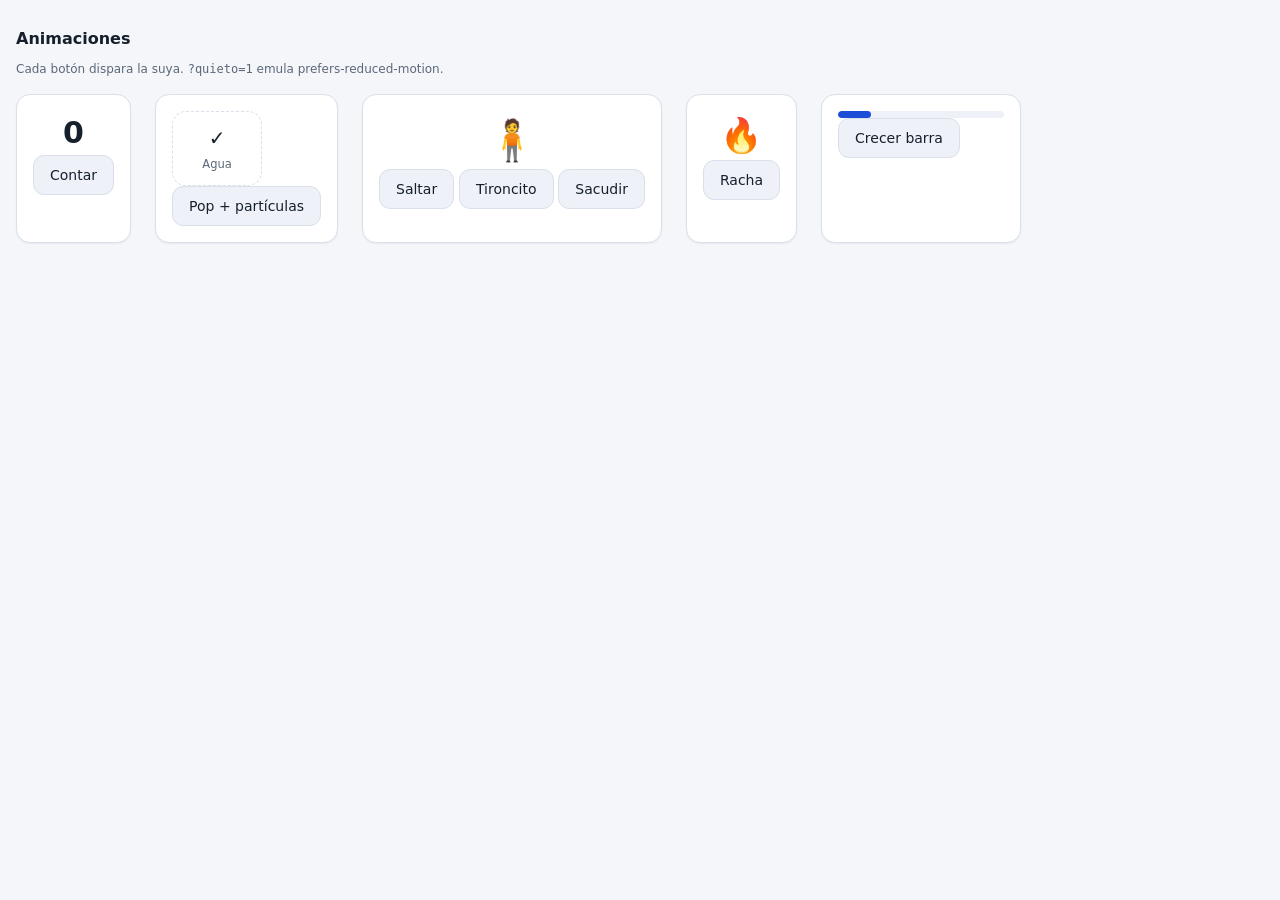
<file: _animaciones.html>
<!doctype html>
<!-- Taller del ciclo 10: dispara cada animación a demanda, sin tener que cargar
     una comida de verdad para ver el festejo. No entra en la app ni en el shell. -->
<meta charset="utf-8">
<title>Animaciones — taller</title>
<link rel="stylesheet" href="styles.css">
<body style="padding:16px">
<h1 style="font-size:16px">Animaciones</h1>
<p class="hint">Cada botón dispara la suya. <code>?quieto=1</code> emula prefers-reduced-motion.</p>

<div style="display:flex;gap:24px;flex-wrap:wrap;margin-top:16px">
  <div class="card" style="padding:16px;text-align:center">
    <strong id="numero" style="font-size:30px">0</strong>
    <div><button class="ghost" data-do="contar">Contar</button></div>
  </div>

  <div class="card" style="padding:16px;text-align:center">
    <div class="objetivo" id="obj" style="width:90px">✓<br><small>Agua</small></div>
    <div><button class="ghost" data-do="pop">Pop + partículas</button></div>
  </div>

  <div class="card" style="padding:16px;text-align:center">
    <div id="muni" style="font-size:40px">🧍</div>
    <div>
      <button class="ghost" data-do="saltar">Saltar</button>
      <button class="ghost" data-do="tiron">Tironcito</button>
      <button class="ghost" data-do="error">Sacudir</button>
    </div>
  </div>

  <div class="card" style="padding:16px;text-align:center">
    <div id="racha" style="font-size:34px">🔥</div>
    <div><button class="ghost" data-do="fuego">Racha</button></div>
  </div>

  <div class="card" style="padding:16px;min-width:200px">
    <div class="bar"><i id="barra" class="prot" style="width:20%"></i></div>
    <div><button class="ghost" data-do="barra">Crecer barra</button></div>
  </div>
</div>

<script src="animar.js"></script>
<script>
  if (new URLSearchParams(location.search).get('quieto')) {
    /* Para poder probar el apagado sin tocar la config del sistema. */
    window.quieto = () => true;
    document.documentElement.classList.add('sin-movimiento');
  }

  let n = 0;
  const acciones = {
    contar: () => { n += Math.round(200 + Math.random() * 900); contarHasta(numero, n, { formato: v => Math.round(v).toLocaleString('es-AR') }); },
    pop: () => { pop(obj); particulas(obj); },
    saltar: () => saltar(muni),
    tiron: () => tironcito(muni),
    error: () => sacudir(muni),
    fuego: () => repetirClase(racha, 'anim-fuego', 800),
    barra: () => crecerBarra(barra, 20 + Math.round(Math.random() * 75))
  };

  document.querySelectorAll('[data-do]').forEach(b => {
    b.onclick = () => acciones[b.dataset.do]();
  });
</script>
</file>
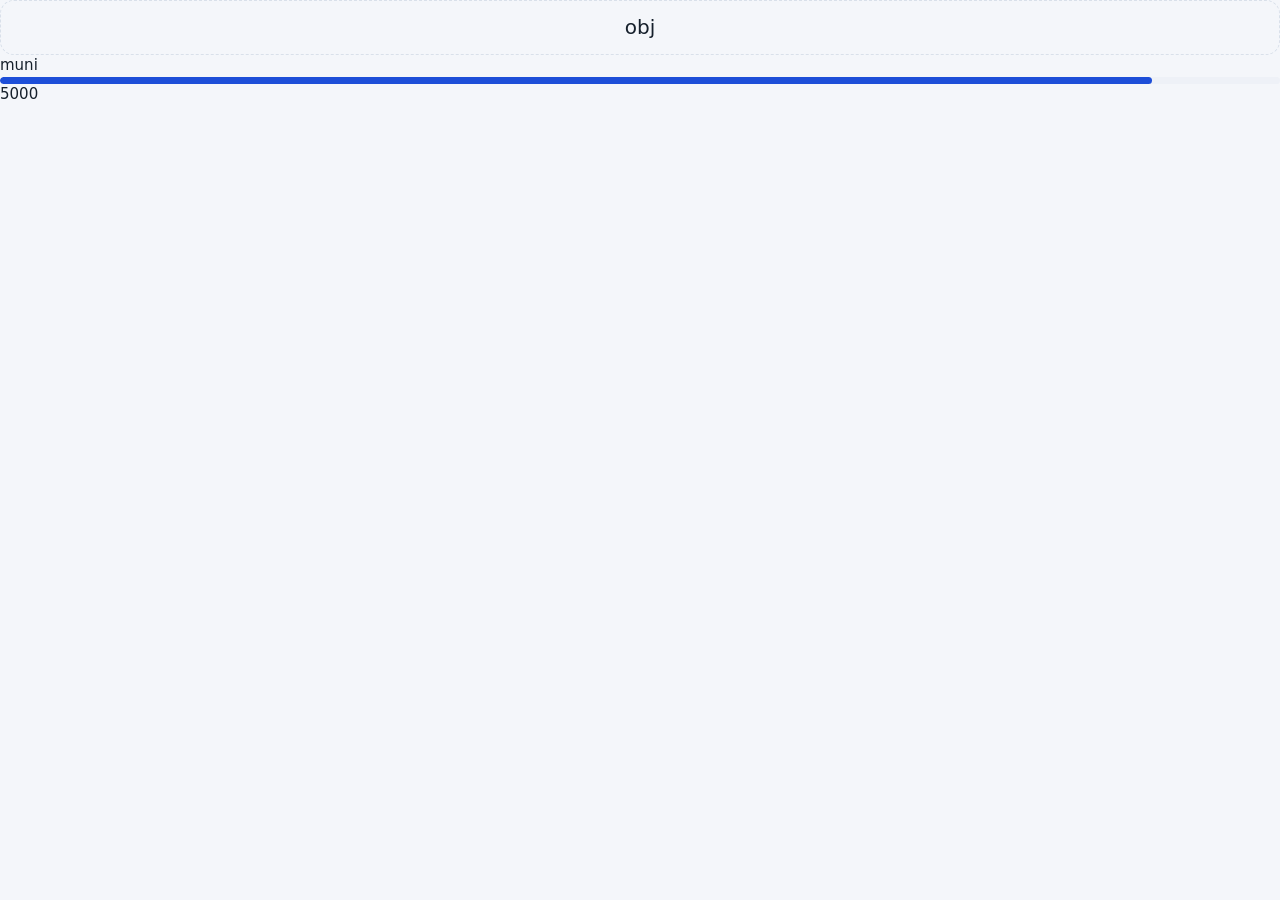
<file: _quieto.html>
<!doctype html>
<!-- Verifica el apagado por prefers-reduced-motion. Se abre con Edge y el flag
     --force-prefers-reduced-motion=reduce y se lee el <title>, que es lo que
     sobrevive a --dump-dom. -->
<meta charset="utf-8">
<title>midiendo…</title>
<link rel="stylesheet" href="styles.css">
<body>
<div class="objetivo" id="a">obj</div>
<div id="b">muni</div>
<div class="bar"><i id="c" class="prot" style="width:10%"></i></div>
<span id="d">0</span>
<script src="animar.js"></script>
<script>
  pop(a); saltar(b); tironcito(b); sacudir(b);
  particulas(a); crecerBarra(c, 90); contarHasta(d, 5000);

  setTimeout(() => {
    const corriendo = document.getAnimations().filter(x => x.playState === 'running').length;
    document.title = JSON.stringify({
      quieto: quieto(),
      animacionesCorriendo: corriendo,
      particulas: document.querySelectorAll('.particulas i').length,
      numero: d.textContent,
      barra: c.style.width
    });
  }, 260);
</script>
</file>
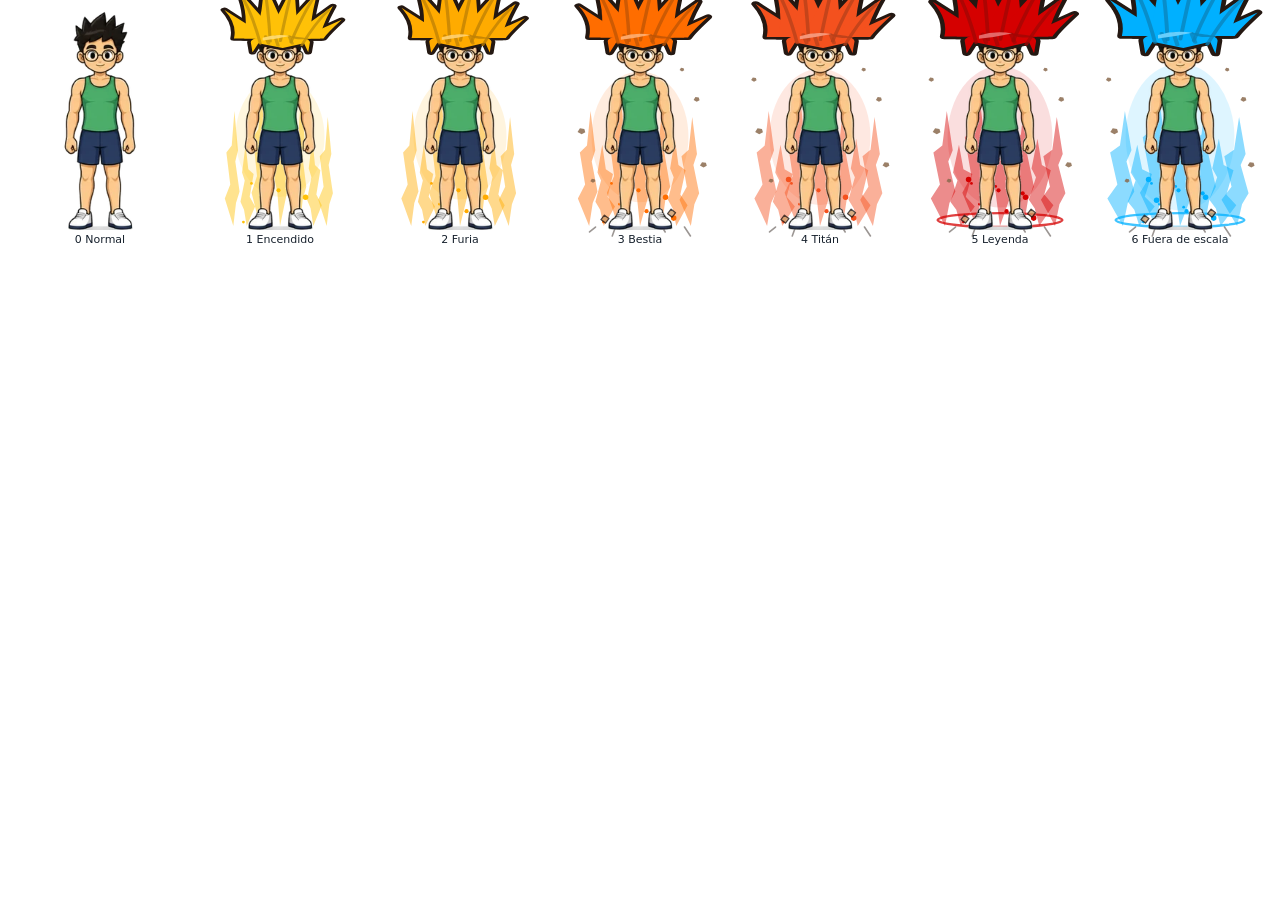
<file: _sprite.html>
<!doctype html>
<!-- Prueba del personaje por capas: sprite + aura + pelo de fase. -->
<meta charset="utf-8">
<link rel="stylesheet" href="styles.css">
<body style="background:#fff;margin:0;padding:10px;font:11px system-ui">
<div id="app" style="display:flex;gap:0;align-items:flex-end;text-align:center"></div>
<script src="core.js"></script>
<script src="platos.js"></script>
<script src="fotos.js"></script><script src="mascota.js"></script><script src="habitos.js"></script>
<script src="cuerpo.js"></script><script src="juego.js"></script><script src="transformacion.js"></script>
<script src="aura.js"></script><script src="cara.js"></script><script src="personaje.js"></script>
<script src="figura.js"></script><script src="sprite-datos.js"></script><script src="sprite.js"></script>
<script>
  const q = new URLSearchParams(location.search);
  const alto = Number(q.get('alto')) || 220;
  const que = q.get('que') || 'fases';

  let piezas;
  if (que === 'cuerpos') {
    piezas = [0, .3, .5, .7, .9, 1].map(c =>
      ['<div style="width:180px">' + htmlPersonaje('neutral', alto, { efectiva: c, musculatura: 0 }, null) + '<div>c ' + c + '</div></div>',
       '<div style="width:180px">' + htmlPersonaje('neutral', alto, { efectiva: c, musculatura: 1 }, null) + '<div>c ' + c + ' m1</div></div>'].join('')
    );
  } else if (que === 'real') {
    // el caso exacto de la tarjeta: 300 kg, fase 1, al tamano en que se ve
    const base = cuerpoDe({ altura: 171, peso: 300 }, {}, '2026-08-28');
    piezas = [0, 0.4, 0.7, 1].map(m =>
      '<div style="width:170px">' + htmlPersonaje('bien', 240, { ...base, musculatura: m }, FASES[1])
      + '<div>300 kg · musc ' + m + '</div></div>');
  } else if (que === 'progreso') {
    const c = Number(q.get('c') || 0.45);
    piezas = FASES.map(f =>
      '<div style="width:180px">' + htmlPersonaje('genial', alto, { efectiva: c, musculatura: 0 }, f)
      + '<div>' + f.n + ' ' + f.nombre + '</div></div>');
  } else {
    piezas = FASES.map(f =>
      '<div style="width:180px">' + htmlPersonaje('genial', alto, { efectiva: .4, musculatura: .5 }, f) + '<div>' + f.n + ' ' + f.nombre + '</div></div>');
  }
  app.innerHTML = piezas.join('');
</script>
</file>
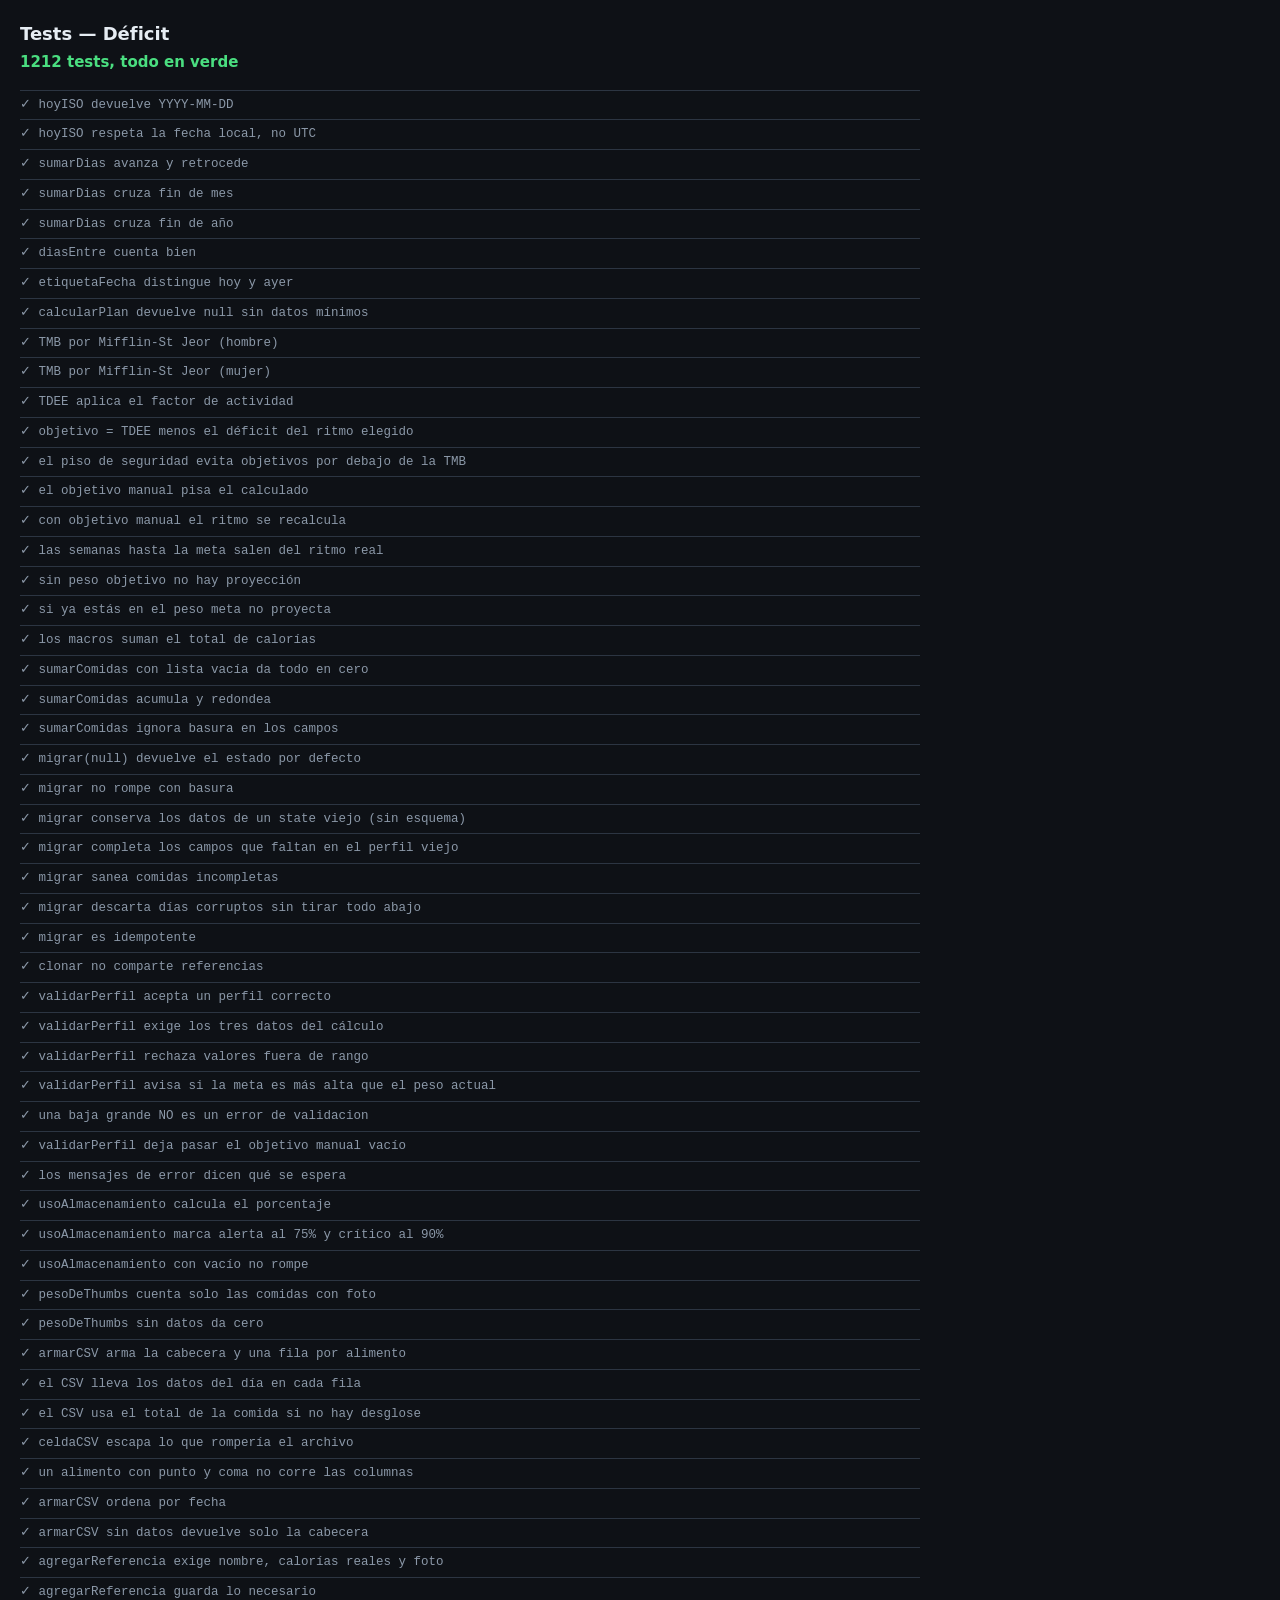
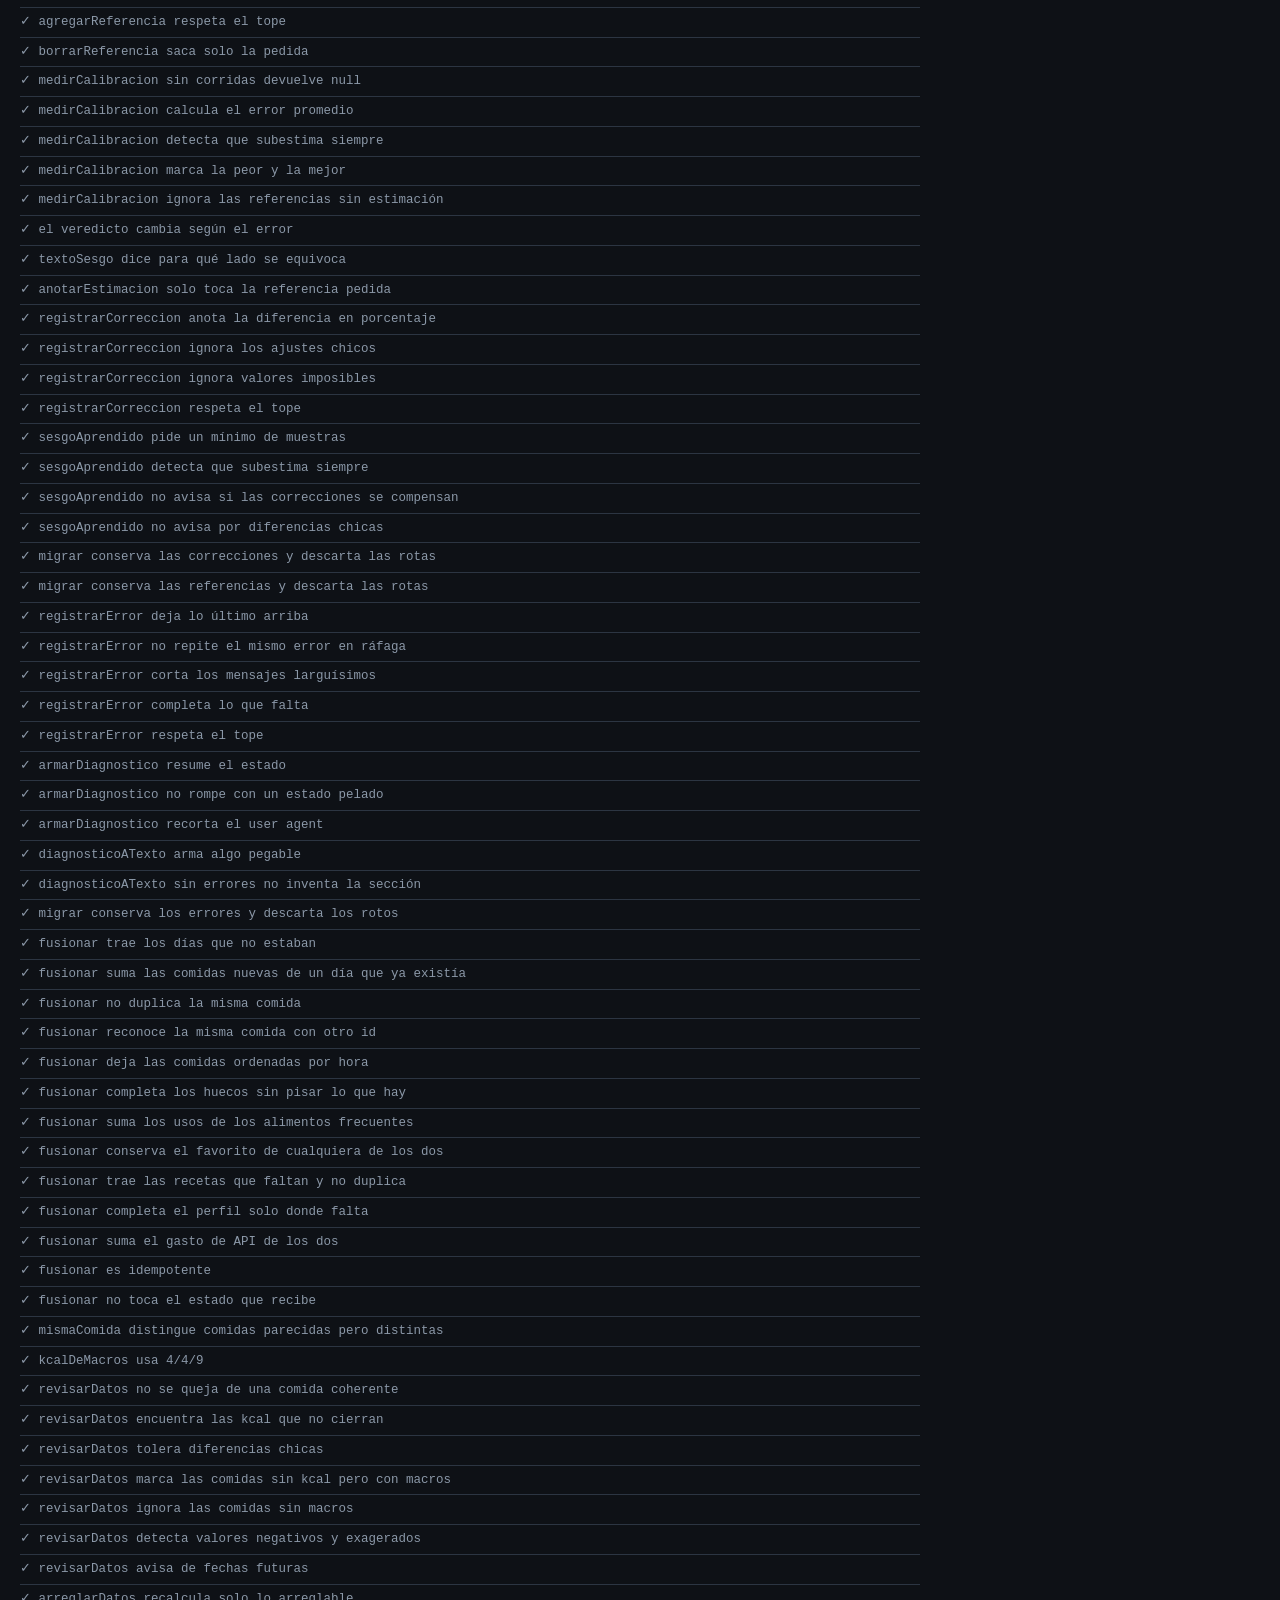
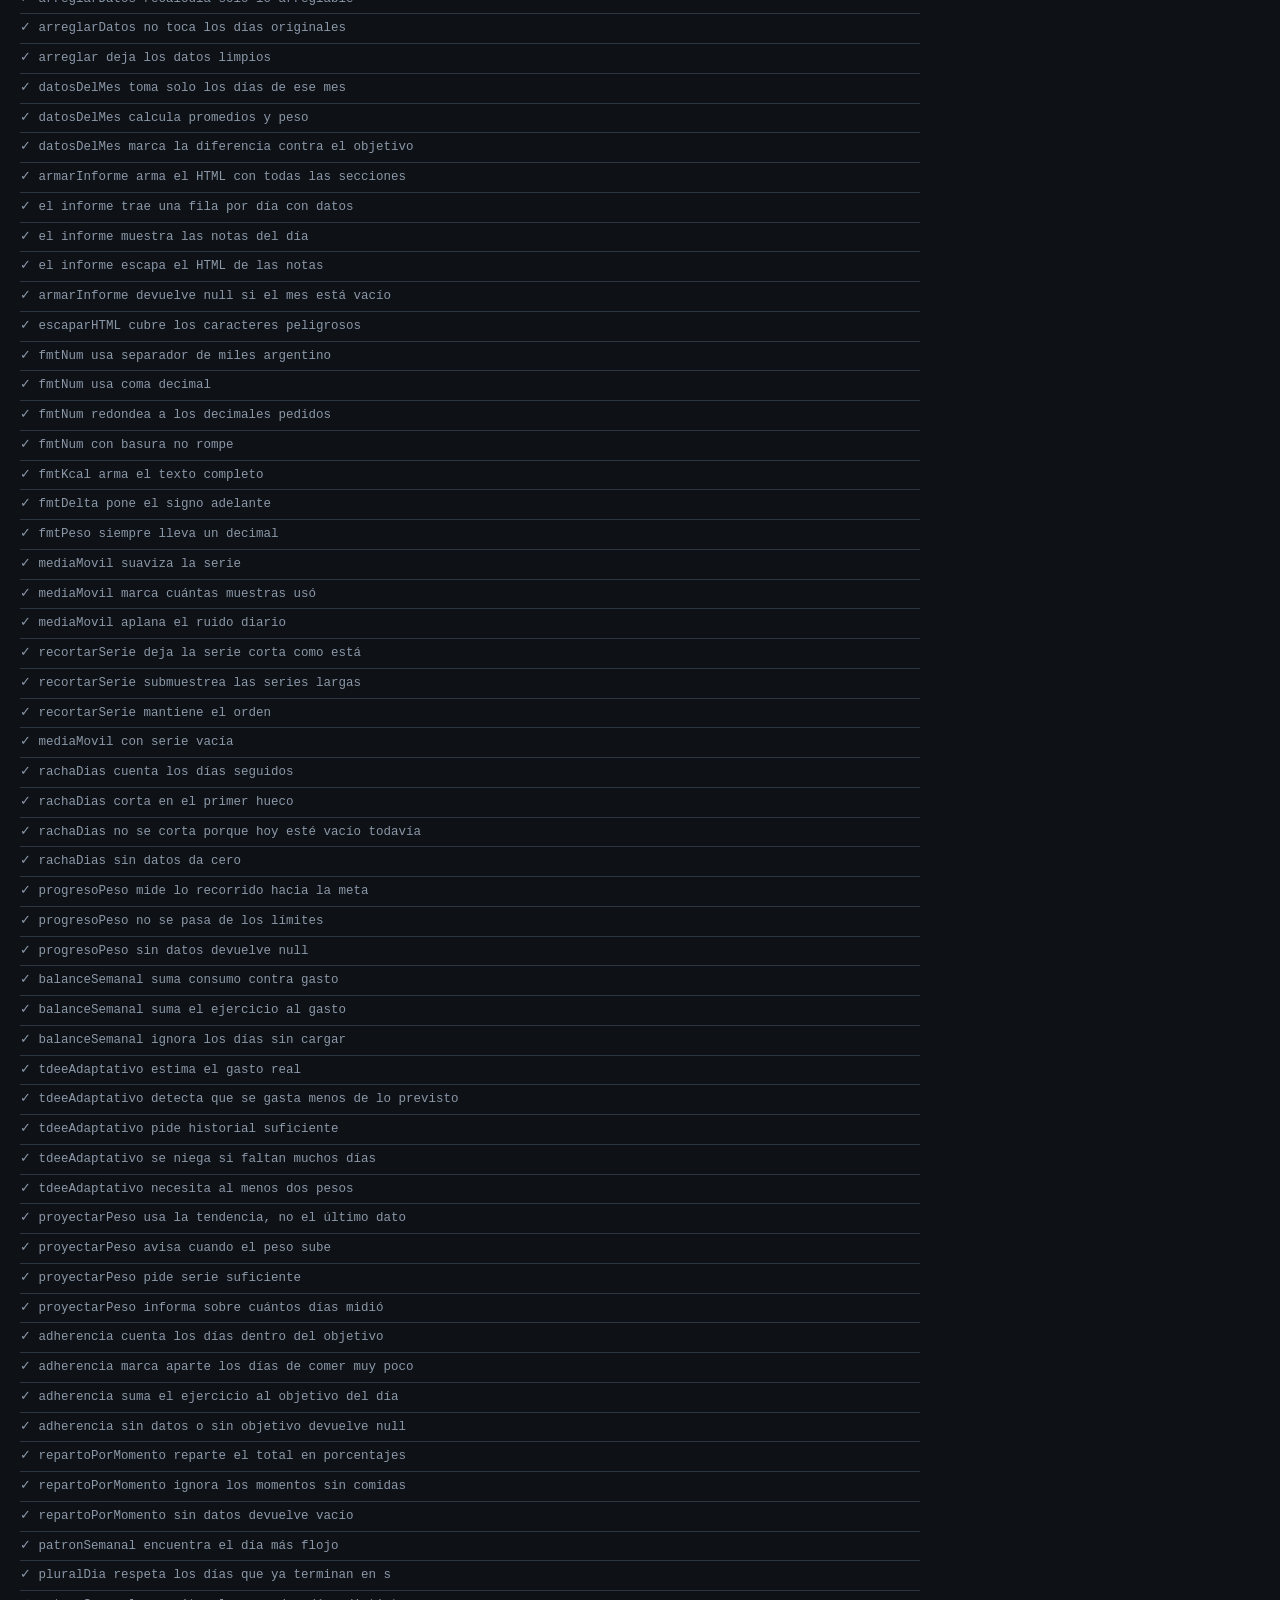
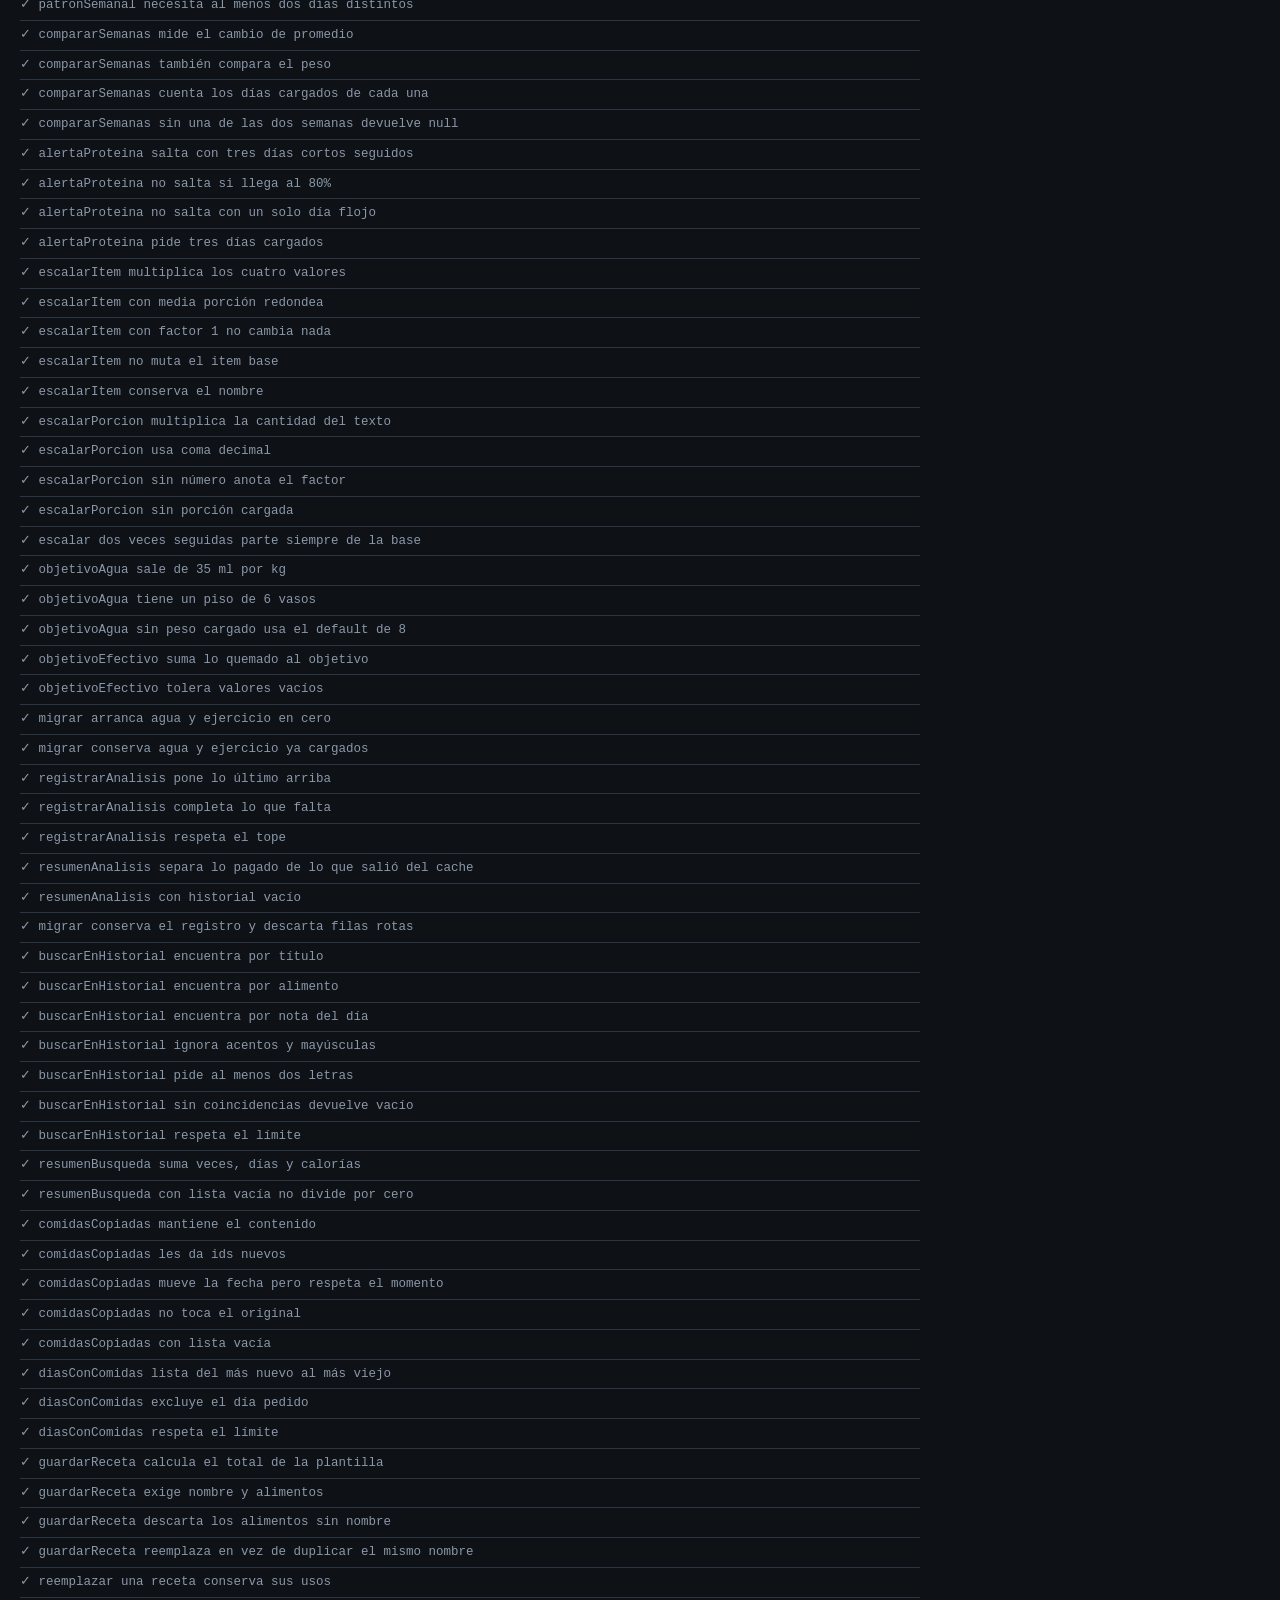
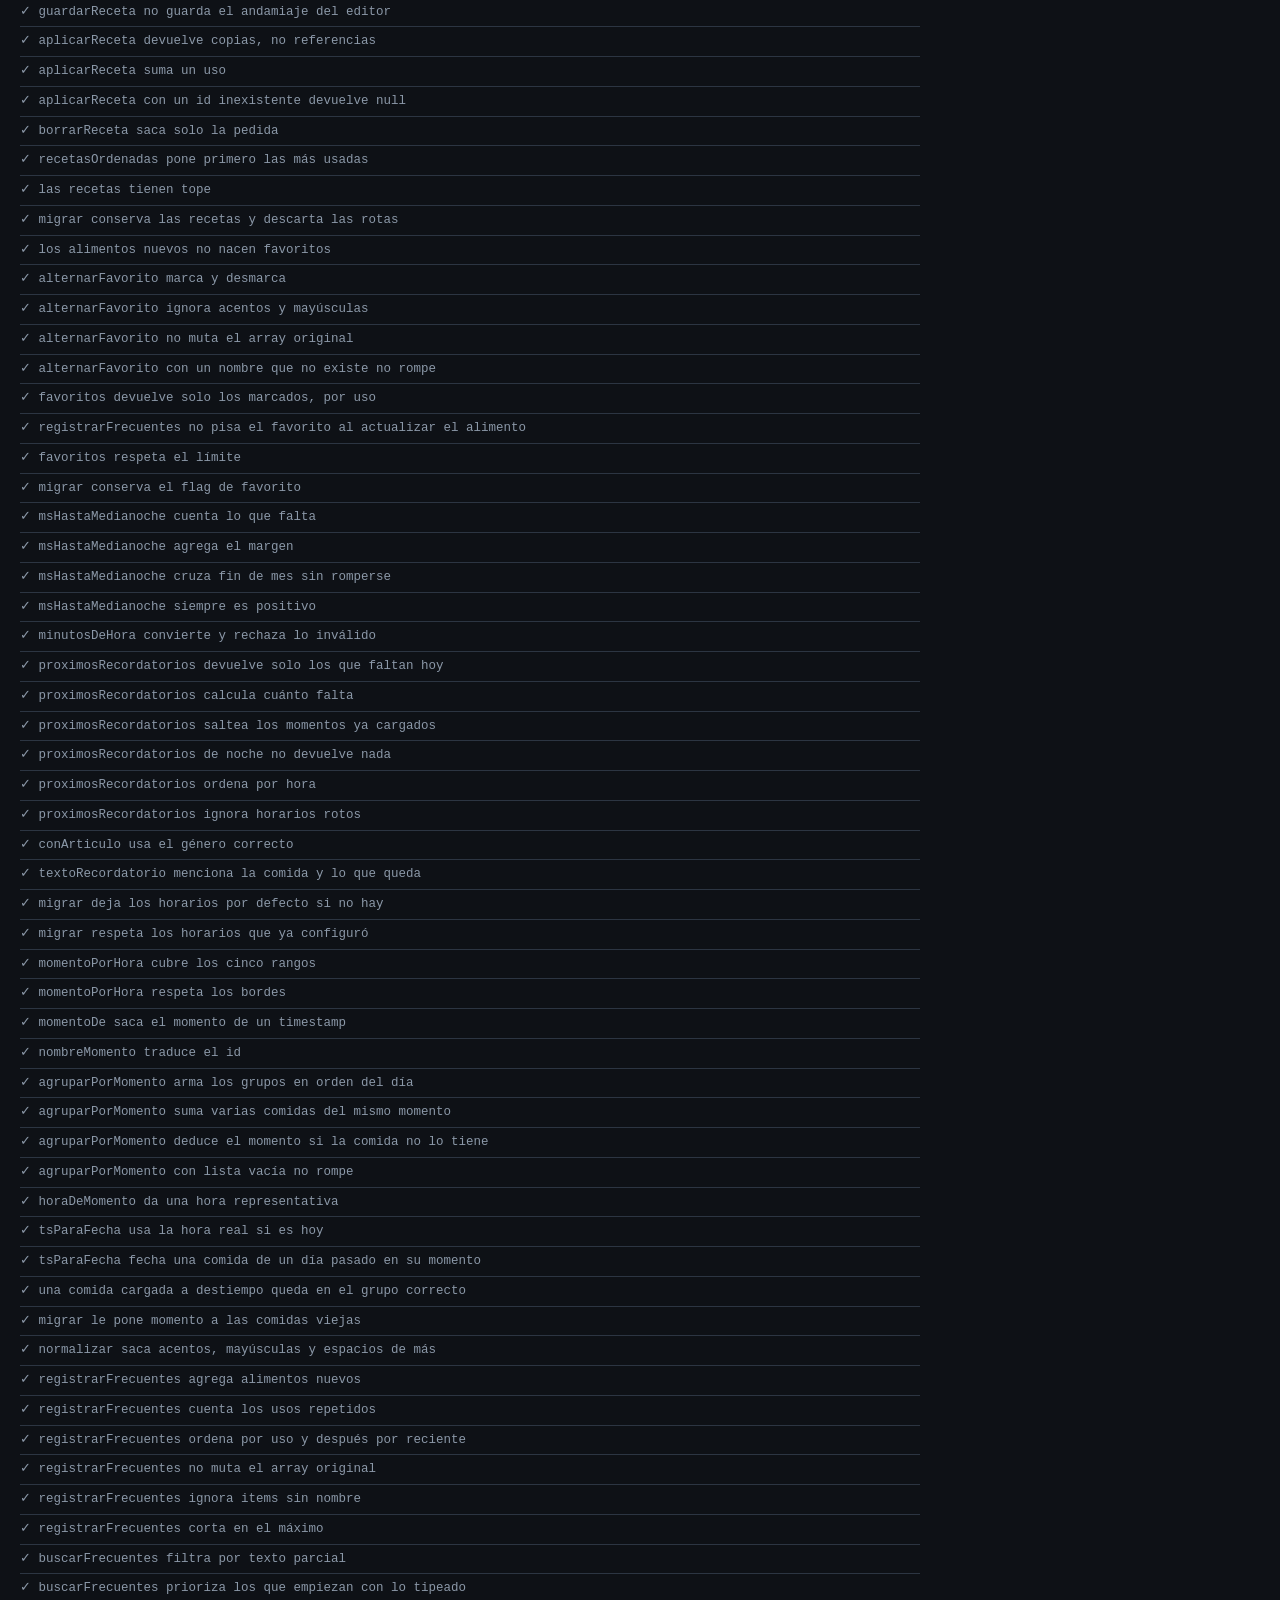
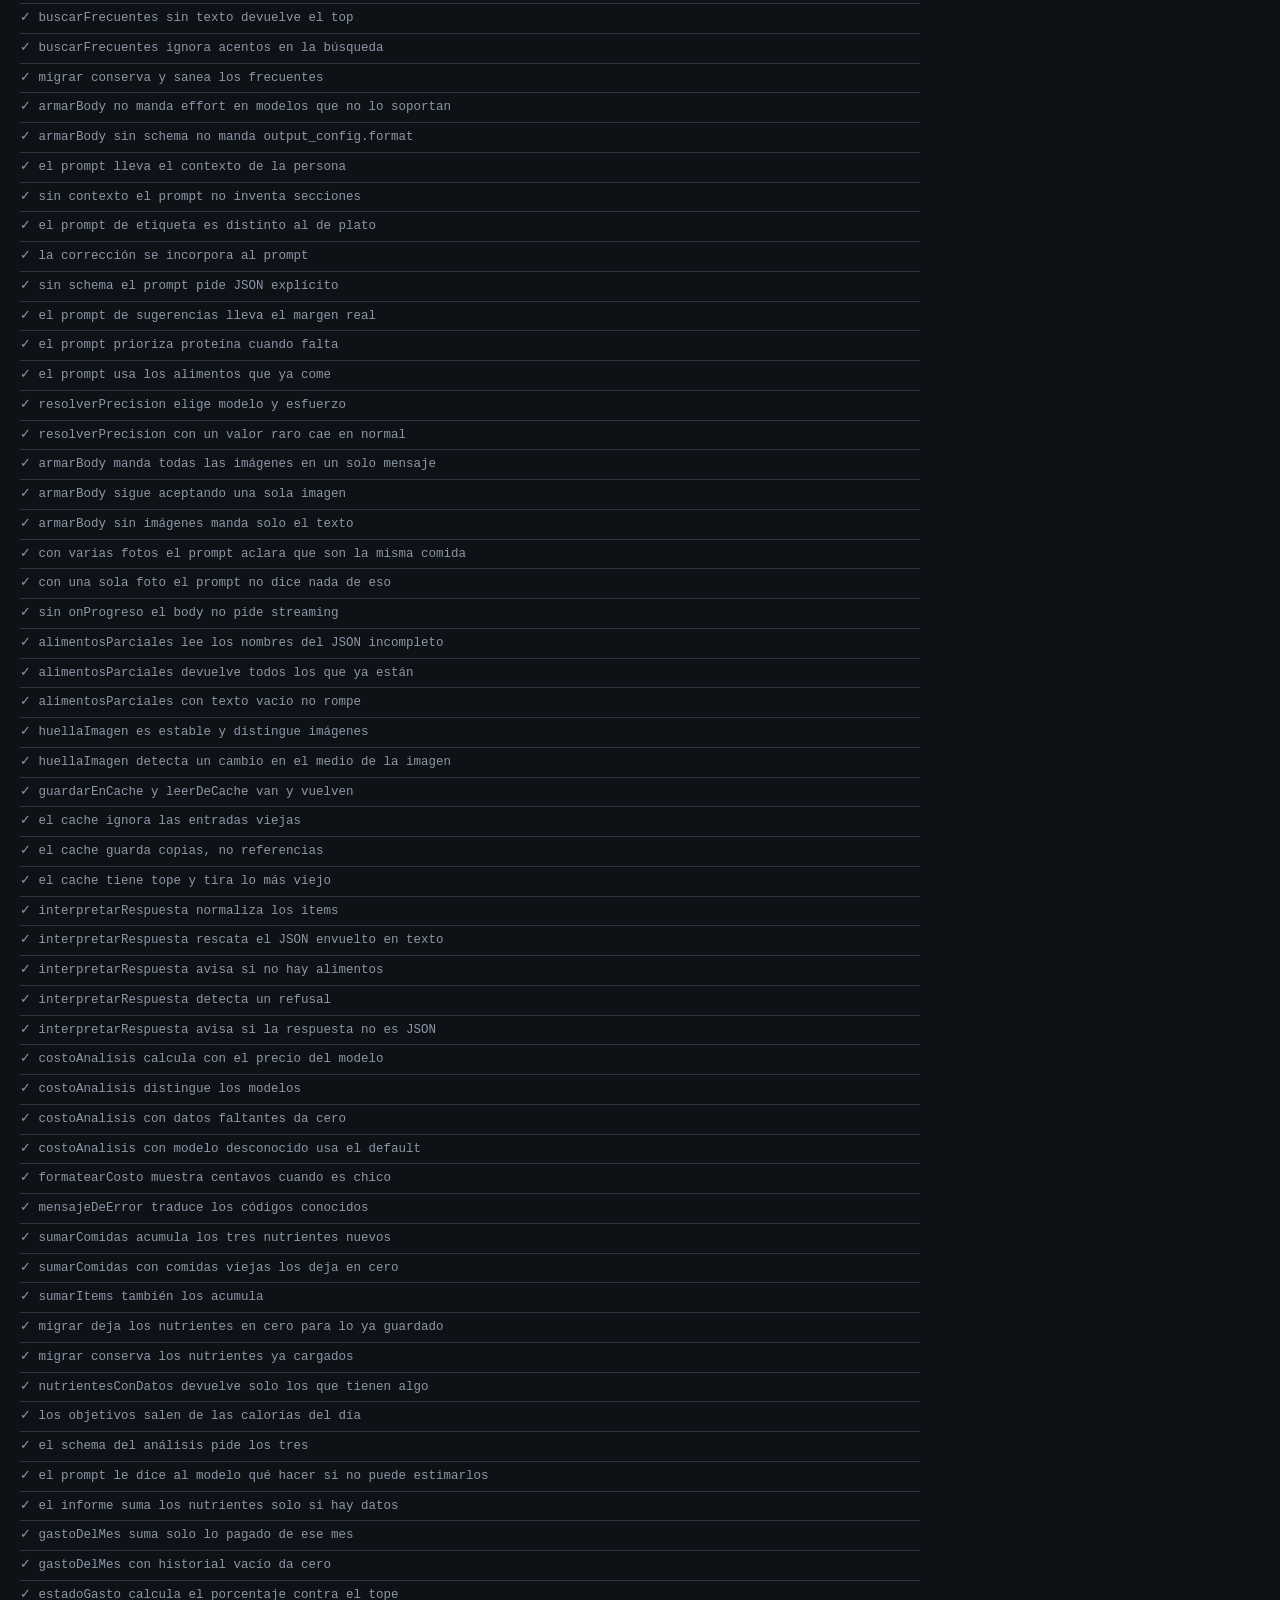
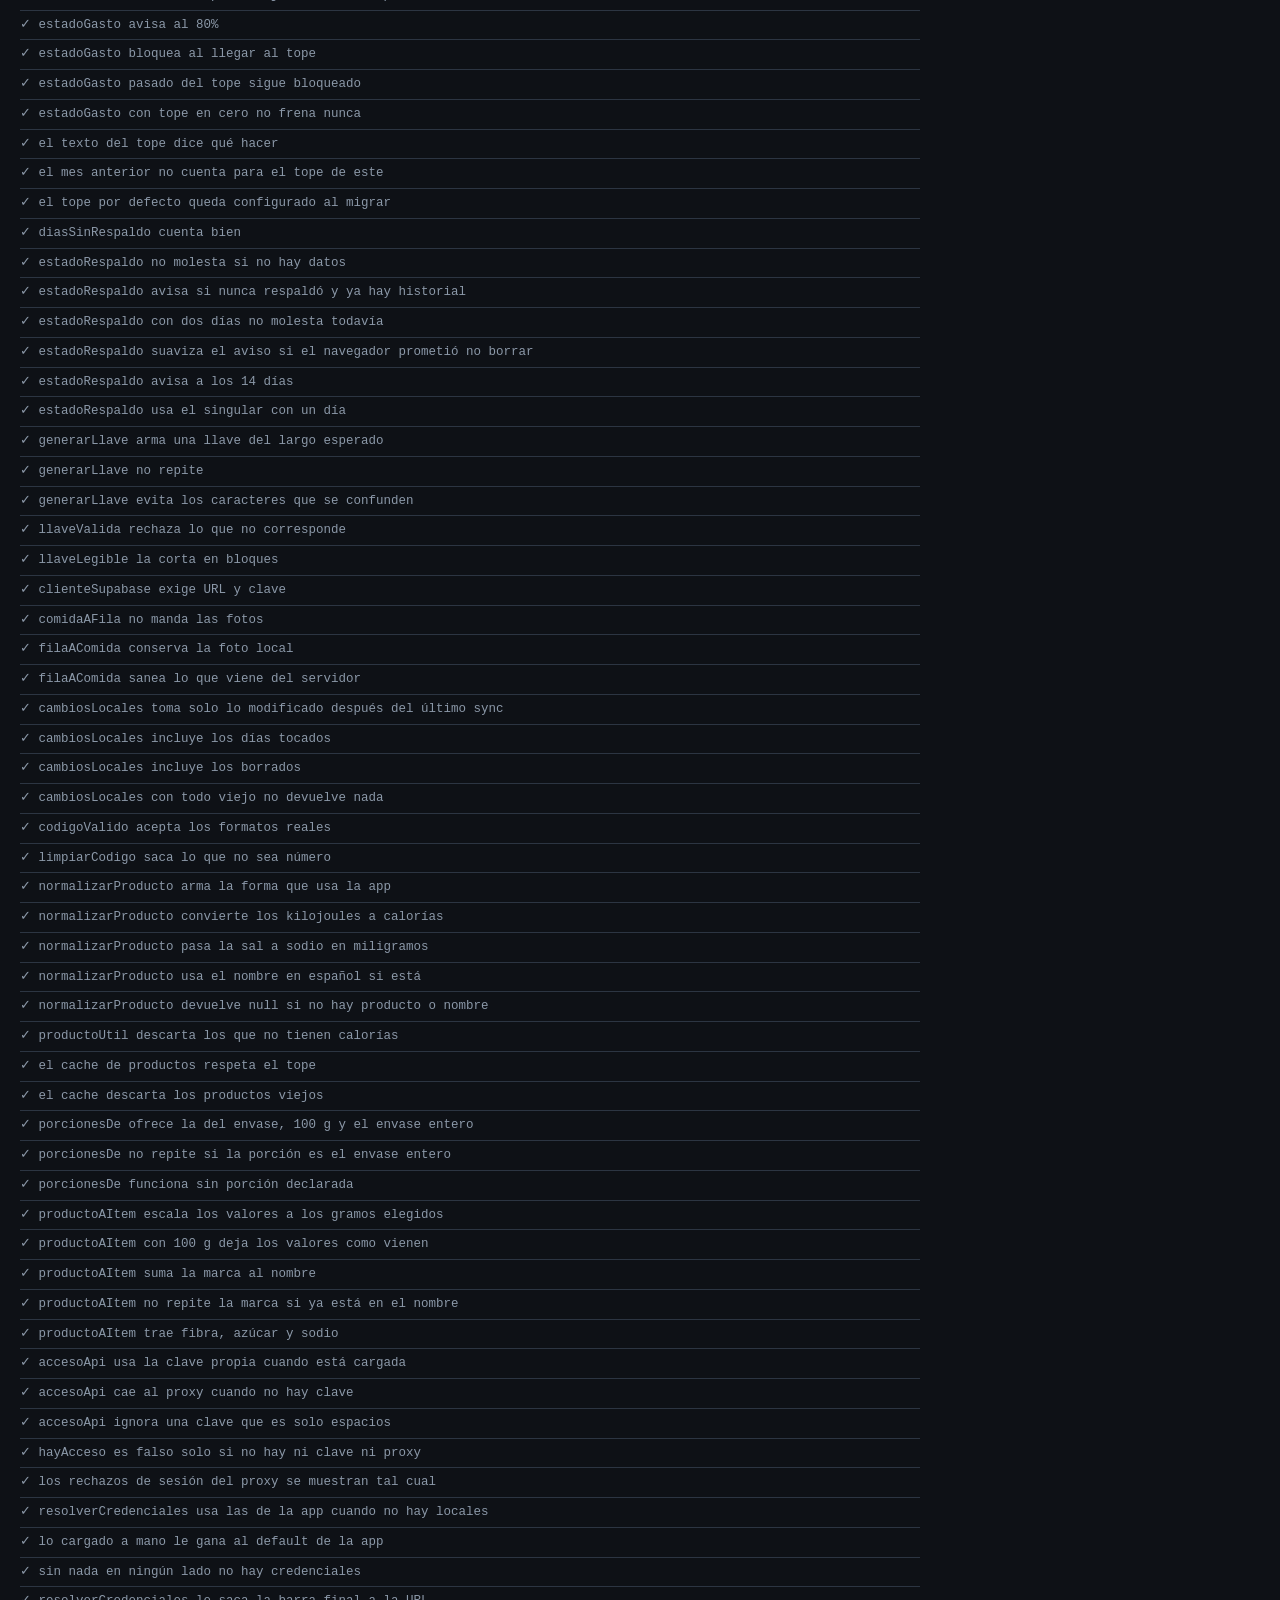
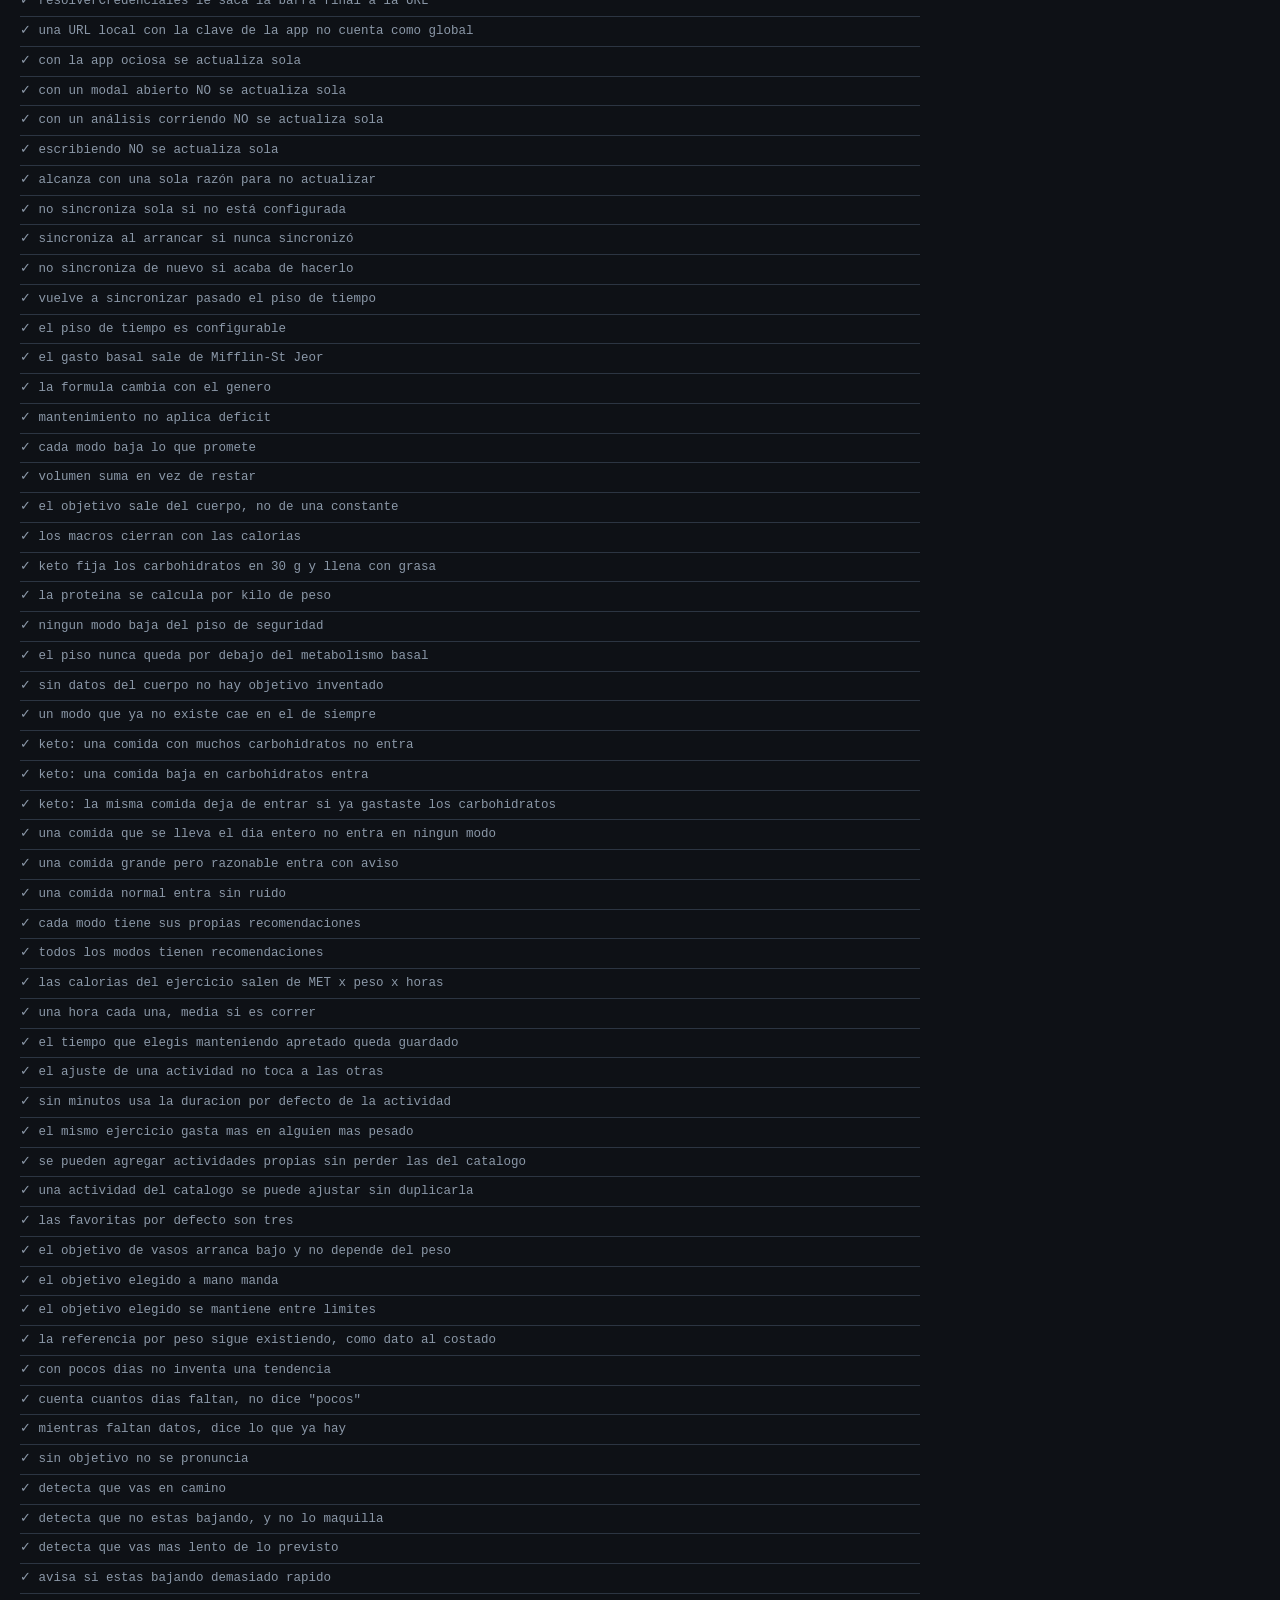
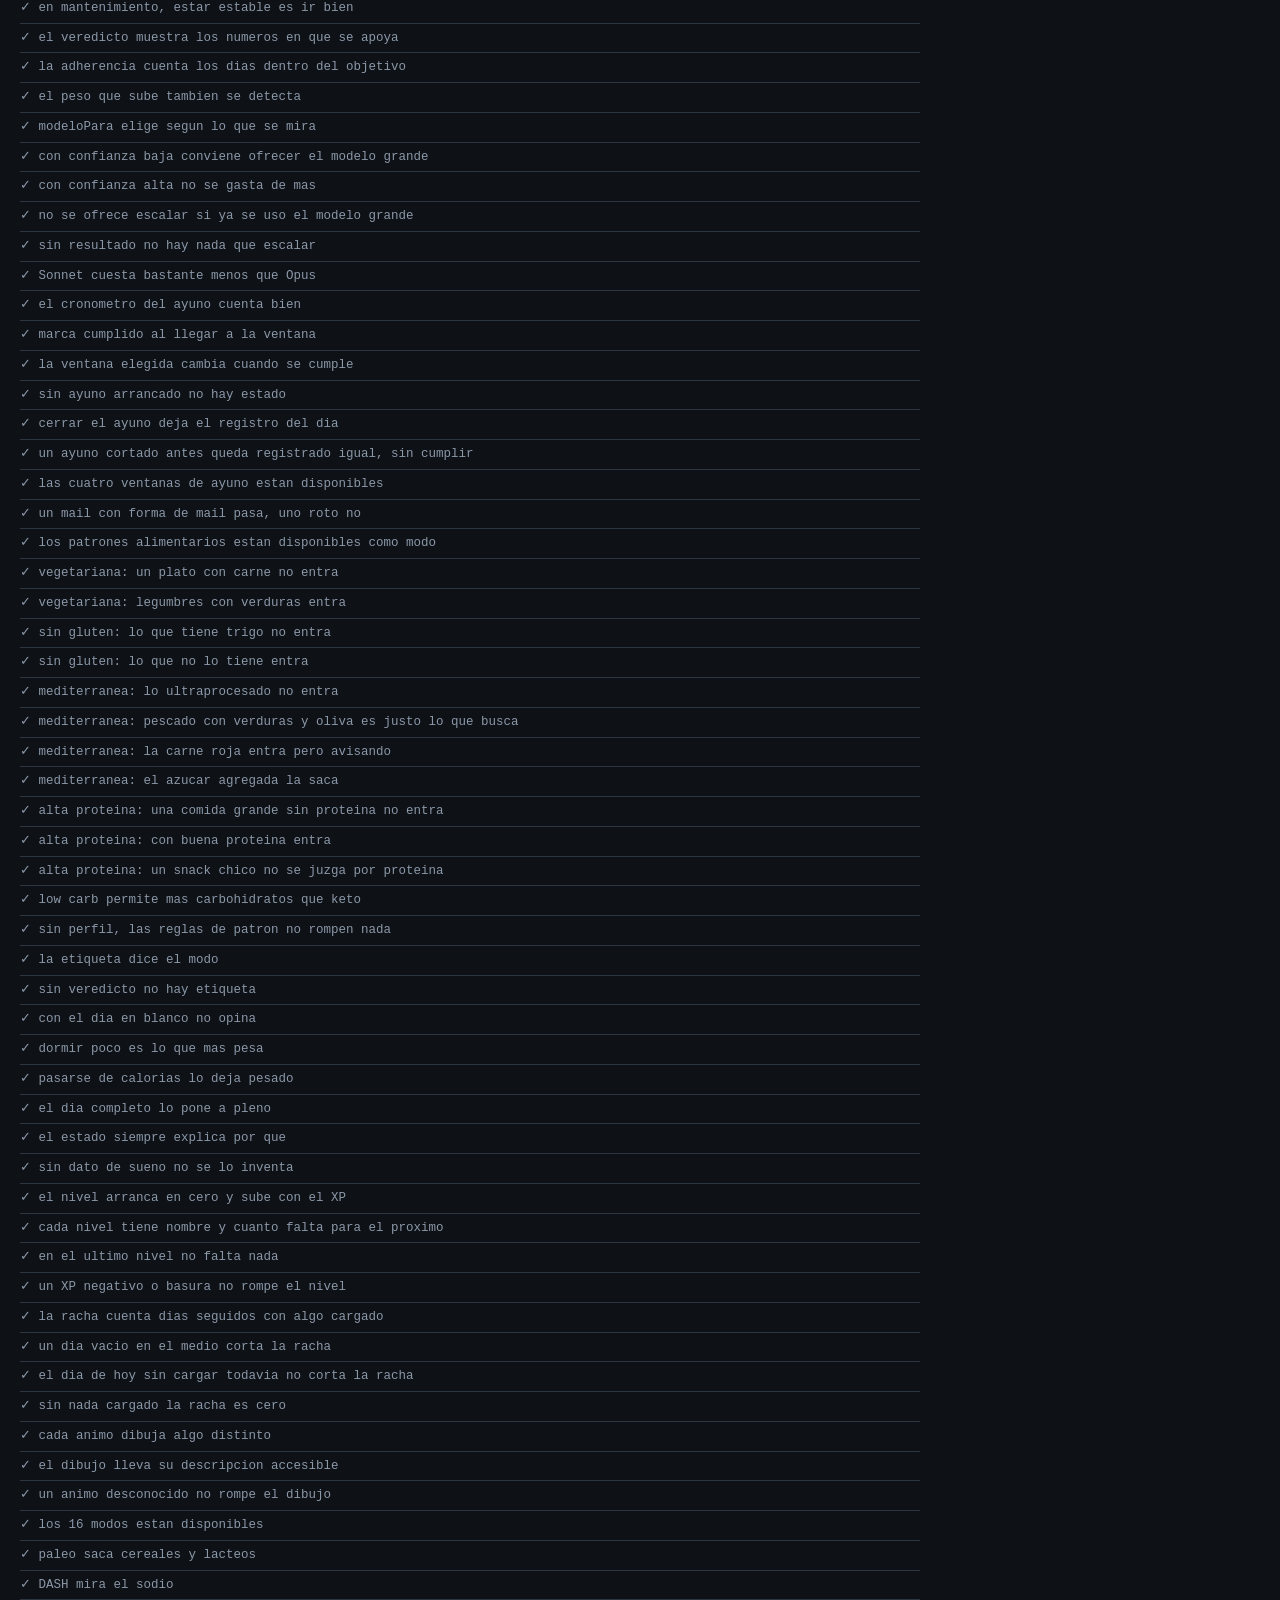
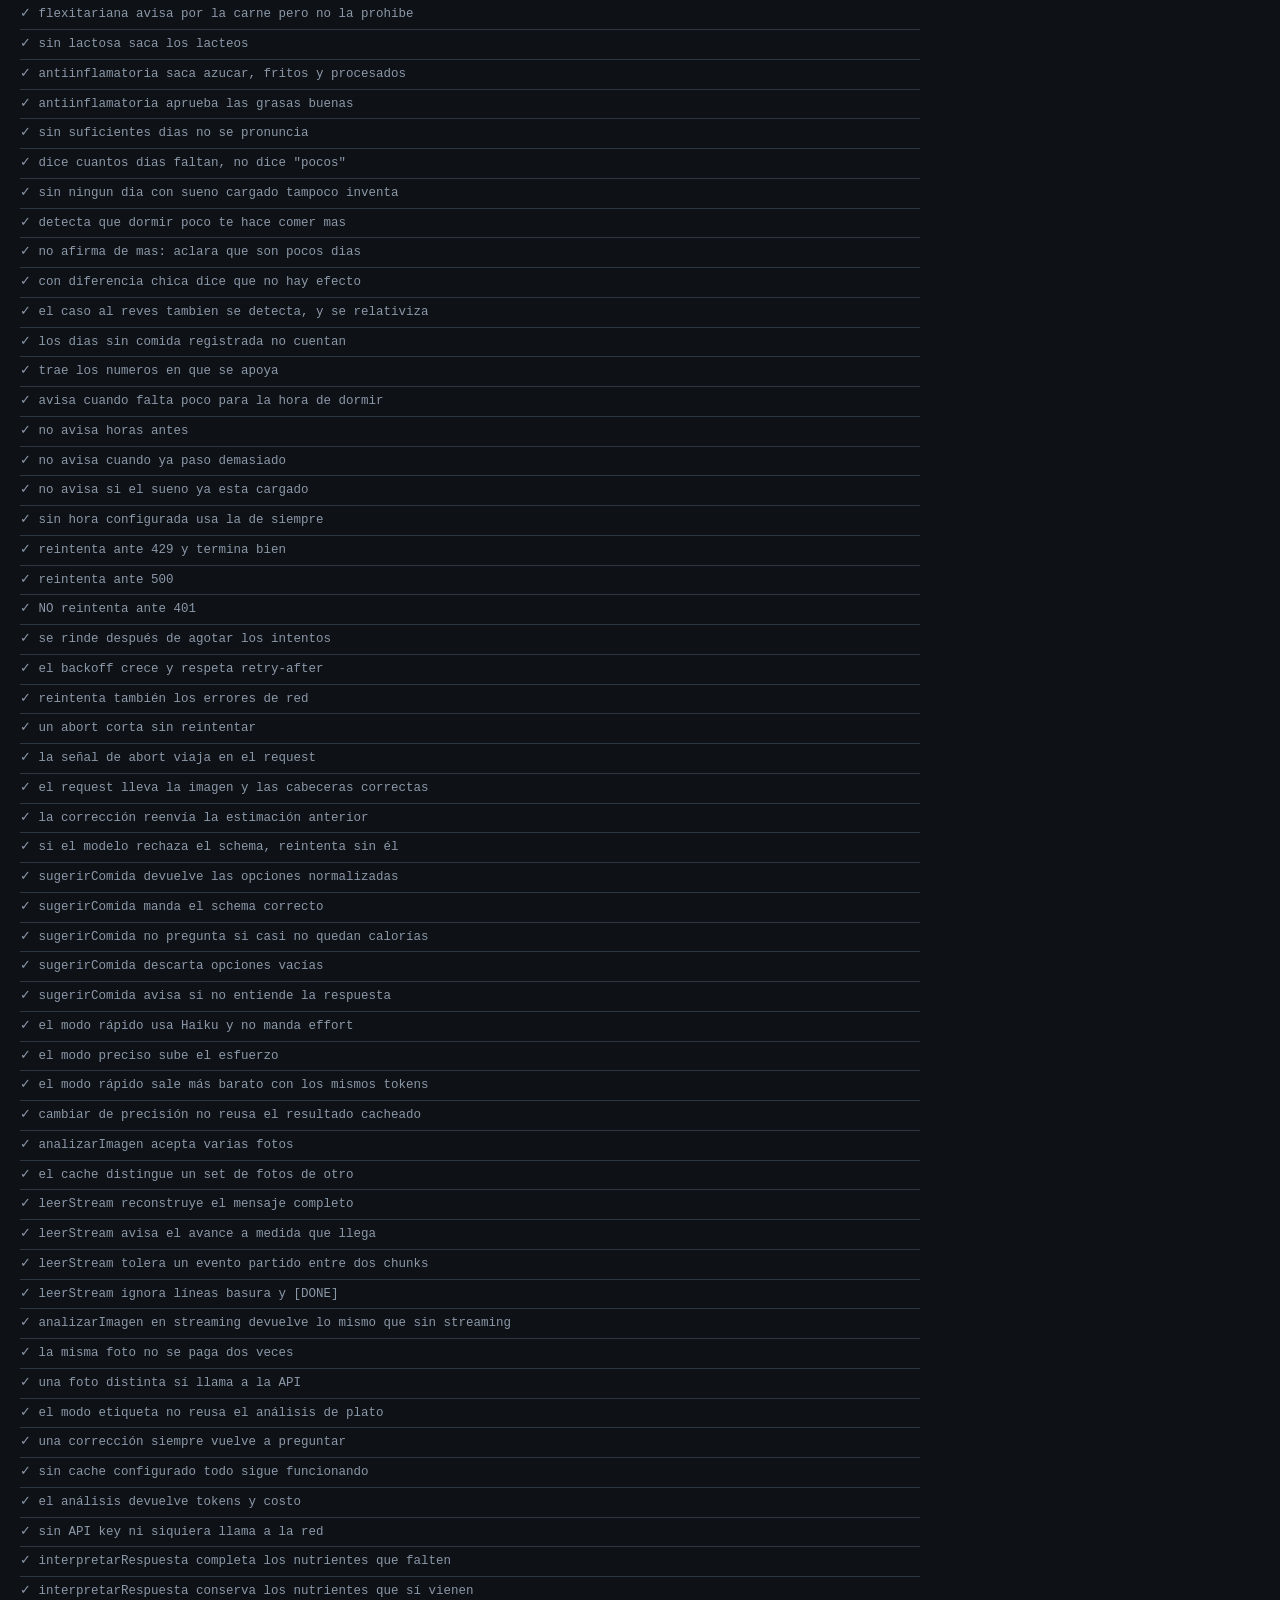
<file: tests.html>
<!DOCTYPE html>
<html lang="es">
<head>
<meta charset="utf-8">
<meta name="viewport" content="width=device-width, initial-scale=1">
<title>Tests — Déficit</title>
<link rel="icon" href="icons/favicon.png">
<style>
  body { background:#0e1116; color:#e6edf3; font:14px/1.5 "Segoe UI", system-ui, sans-serif; margin:0; padding:20px; }
  h1 { font-size:18px; margin:0 0 4px; }
  #resumen { font-size:15px; font-weight:600; margin:0 0 16px; }
  #resumen.ok { color:#4ade80; }
  #resumen.mal { color:#f87171; }
  ul { list-style:none; margin:0; padding:0; max-width:900px; }
  li { padding:5px 0; border-top:1px solid #2c3542; font-family:ui-monospace, Consolas, monospace; font-size:12.5px; }
  li.ok { color:#8b98a8; }
  li.mal { color:#f87171; }
</style>
</head>
<body>
<h1>Tests — Déficit</h1>
<p id="resumen">corriendo…</p>
<ul id="salida"></ul>

<script src="config.js?v=675"></script>
<script src="fechas.js?v=675"></script>
<script src="frecuentes.js?v=675"></script>
<script src="core.js?v=675"></script>
<script src="platos.js?v=675"></script>
<script src="animar.js?v=675"></script>
<script src="fotos.js?v=675"></script>
<script src="calibracion.js?v=675"></script>
<script src="modos.js?v=675"></script>
<script src="patrones.js?v=675"></script>
<script src="arreglos.js?v=675"></script>
<script src="consecuencias.js?v=675"></script>
<script src="recorte.js?v=675"></script>
<script src="push.js?v=675"></script>
<script src="tira-aviso.js?v=675"></script>
<script src="pendiente.js?v=675"></script>
<script src="deportes.js?v=675"></script>
<script src="habitos.js?v=675"></script>
<script src="mascota.js?v=675"></script>
<script src="cuerpo.js?v=675"></script>
<script src="cintura.js?v=675"></script>
<script src="personaje.js?v=675"></script>
<script src="relieve.js?v=675"></script>
<script src="figura.js?v=675"></script>
<script src="sprite-datos.js?v=675"></script>
<script src="sprite.js?v=675"></script>
<script src="transformacion.js?v=675"></script>
<script src="aura.js?v=675"></script>
<script src="cara.js?v=675"></script>
<script src="logros.js?v=675"></script>
<script src="juego.js?v=675"></script>
<script src="sonidos.js?v=675"></script>
<script src="voz.js?v=675"></script>
<script src="graficos.js?v=675"></script>
<script src="plazo.js?v=675"></script>
<script src="compartir.js?v=675"></script>
<script src="sugerencias.js?v=675"></script>
<script src="analisis.js?v=675"></script>
<script src="informe.js?v=675"></script>
<script src="chequeos.js?v=675"></script>
<script src="macros.js?v=675"></script>
<script src="optimo.js?v=675"></script>
<script src="claude.js?v=675"></script>
<script src="ideas.js?v=675"></script>
<script src="productos.js?v=675"></script>
<script src="sync-perfil.js?v=675"></script>
<script src="fusion-dia.js?v=675"></script>
<script src="sync.js?v=675"></script>
<script src="estado-sync.js?v=675"></script>
<script src="auth.js?v=675"></script>
<script src="tests.js?v=675"></script>
<script src="tests2.js?v=675"></script>
</body>
</html>
</file>
<file: styles.css>
/* Paleta oscura: la de siempre y la que se usa por defecto. */

/* `hidden` es solo display:none del navegador, asi que CUALQUIER clase propia que
   defina display se lo come. Pasaba en 6 lugares, entre ellos la fila de nutrientes
   que se supone que solo aparece si hay datos. Esto lo cierra de raiz. */
[hidden] { display: none !important; }
:root {
  --bg: #0e1116;
  --bg2: #161b22;
  --card: #1a2029;
  --card2: #222a35;
  --line: #2c3542;
  --txt: #e6edf3;
  --txt2: #c3cede;           /* texto secundario: entre --txt y --dim */
  --dim: #99a7b8;
  --acc: #4ade80;
  --acc2: #22c55e;
  --sobre-acc: #06210f;      /* texto sobre el verde lleno */
  --warn: #fbbf24;
  --bad: #f87171;
  /* `--err` se usa en cuatro lugares del CSS y NO existía fuera de los temas
     alternativos, así que en el tema normal —el que usa casi todo el mundo—
     esos cuatro no tenían color: la marca "no entra" de la lista de comidas
     nunca se vio roja, ni en la lista ni en el resumen. Se resuelve contra
     `--bad`, que sí se redefine en claro y en oscuro. */
  --err: var(--bad);
  --prot: #60a5fa;
  --carb: #fbbf24;
  /* Violeta y no amarillo. Con #facc15 las grasas quedaban a un paso del
     ambar de los carbohidratos y las dos barras se leian como la misma; verde
     tampoco servia, porque en esa misma pantalla el verde ya significa
     "objetivo cumplido" —el anillo, la lectura de cada macro— y ademas verde y
     naranja son justo el par que no se distingue con el daltonismo mas comun.
     Azul, ambar y violeta se separan entre si y ninguno pisa una señal. */
  --gras: #a78bfa;
  --sombra: none;
  --r: 14px;
}

/* Paleta clara: mismos roles, colores más oscuros para que el contraste aguante. */
@media (prefers-color-scheme: light) {
  :root:not([data-tema="oscuro"]) {
    --bg: #f4f6fa;
    --bg2: #ffffff;
    --card: #ffffff;
    --card2: #eef1f7;
    --line: #d9e0ea;
    --txt: #16202c;
    --txt2: #3c4a5a;
    --dim: #5b6878;
    --acc: #0f6a31;
    --acc2: #15803d;
    --sobre-acc: #ffffff;
    --warn: #a16207;
    --bad: #d61f1f;
    --prot: #1d4ed8;
    --carb: #a16207;
    --gras: #6d28d9;
    --sombra: 0 1px 2px rgba(20, 30, 45, .06);
  }
}

/* Elegido a mano en Ajustes: gana sobre lo que diga el sistema. */
:root[data-tema="claro"] {
  --bg: #f4f6fa;
  --bg2: #ffffff;
  --card: #ffffff;
  --card2: #eef1f7;
  --line: #d9e0ea;
  --txt: #16202c;
  --txt2: #3c4a5a;
    --dim: #5b6878;
  --acc: #0f6a31;
  --acc2: #15803d;
  --sobre-acc: #ffffff;
  --warn: #a16207;
  --bad: #d61f1f;
  --prot: #1d4ed8;
  --carb: #a16207;
  --gras: #6d28d9;
  --sombra: 0 1px 2px rgba(20, 30, 45, .06);
}

* { box-sizing: border-box; -webkit-tap-highlight-color: transparent; }

body {
  margin: 0;
  padding: 0 0 78px;
  background: var(--bg);
  color: var(--txt);
  font: 15px/1.45 -apple-system, "Segoe UI", Roboto, system-ui, sans-serif;
}

/* ---------- topbar ---------- */
.topbar {
  position: sticky; top: 0; z-index: 20;
  display: flex; align-items: center; justify-content: space-between;
  padding: 14px 12px 12px;
  background: linear-gradient(var(--bg) 70%, transparent);
  backdrop-filter: blur(8px);
}
.topbar { gap: 8px; }
/* Tres cosas en un renglon de 375 px: el titulo cede primero —"Mediterránea"
   se puede cortar y se sigue reconociendo—, el ayuno se achica hasta su texto y
   la fecha no se toca, que es lo unico con lo que se navega. */
.topbar h1 {
  margin: 0; font-size: 17px; letter-spacing: -.4px;
  overflow: hidden; text-overflow: ellipsis; white-space: nowrap;
}
.topbar .tiras { flex: 0 1 auto; margin: 0; min-width: 0; }
.date-nav { display: flex; align-items: center; gap: 6px; font-size: 13px; color: var(--dim); flex: 0 0 auto; }
.date-nav span { min-width: 50px; text-align: center; }

.icon-btn {
  background: var(--card); border: 1px solid var(--line); color: var(--txt);
  width: 30px; height: 30px; border-radius: 9px; font-size: 16px; cursor: pointer; padding: 0;
}
.icon-btn:active { background: var(--card2); }

/*
 * `min-width: 0` y `width: 100%`: es lo que impide que un contenido ancho
 * estire la página entera.
 *
 * `body` es flex, así que `main` es un flex item, y un flex item arranca con
 * `min-width: auto`: no puede achicarse por debajo del ancho mínimo de lo que
 * tiene adentro. Un título largo, una fila que no entra o un número de muchos
 * dígitos hacían crecer a `main` más allá de la pantalla, y con él a TODO —el
 * encabezado quedaba fuera de vista y la app aparecía corrida hacia un lado.
 *
 * No era un problema del elemento culpable de turno: mientras esto faltara,
 * cualquier contenido podía volver a hacerlo.
 */
main { padding: 0 14px; max-width: 620px; margin: 0 auto; min-width: 0; width: 100%; }

/* ---------- tabs ---------- */
/*
 * UNA sola animación de entrada.
 *
 * `.tab` tenía `animation: fade` y encima el JS le agrega `tab-entrando` con
 * otra casi igual. Como `repetirClase()` quita la clase y la vuelve a poner,
 * se disparaban las dos en fila: dos fundidos desde opacidad 0, uno atrás del
 * otro. Eso es el parpadeo al entrar a una pestaña y al volver.
 *
 * Queda `tab-entrando`, que es la que el JS controla y la que respeta el
 * pedido de menos movimiento.
 */
.tab { display: none; }
.tab.active { display: block; }

.tabbar {
  position: fixed; bottom: 0; left: 0; right: 0; z-index: 30;
  display: grid; grid-template-columns: repeat(5, 1fr);
  background: var(--bg2); border-top: 1px solid var(--line);
  padding: 6px 0 max(6px, env(safe-area-inset-bottom));
}
.tab-btn {
  display: flex; flex-direction: column; align-items: center; gap: 2px;
  background: none; border: 0; color: var(--dim); font-size: 11px; padding: 5px 0; cursor: pointer;
}
.tab-btn span { font-size: 19px; filter: grayscale(1); opacity: .6; }
.tab-btn.active { color: var(--acc); }
.tab-btn.active span { filter: none; opacity: 1; }

/* ---------- cards ---------- */
/* Doce pixeles entre tarjetas y catorce adentro eran comodos con cuatro
   tarjetas por pantalla; con diez, ese aire es media pantalla de scroll. */
.card {
  background: var(--card); border: 1px solid var(--line);
  border-radius: var(--r); padding: 12px; margin-bottom: 9px;
  box-shadow: var(--sombra);
}
.card-head { display: flex; align-items: center; justify-content: space-between; margin-bottom: 8px; }
.card-head h2 { margin: 0; font-size: 14px; font-weight: 600; color: var(--dim); text-transform: uppercase; letter-spacing: .5px; }
.pill { background: var(--card2); color: var(--dim); border-radius: 20px; padding: 2px 9px; font-size: 12px; }
/* Un pill sin texto igual dibujaba la pastilla: al lado de un titulo se lee
   como una mancha. Ahora un estado que no dice nada no ocupa nada. */
.pill:empty { display: none; }

/* ---------- anillo ---------- */
.ring-card { display: flex; flex-direction: column; align-items: center; padding-top: 18px; }
.ring-wrap { position: relative; width: 190px; height: 190px; }
.ring { width: 100%; height: 100%; transform: rotate(-90deg); }
.ring circle { fill: none; stroke-width: 9; stroke-linecap: round; }
.ring-bg { stroke: var(--card2); }
.ring-fg {
  stroke: var(--acc); stroke-dasharray: 326.7; stroke-dashoffset: 326.7;
  transition: stroke-dashoffset .5s cubic-bezier(.2,.8,.3,1), stroke .3s;
}
.ring-fg.over { stroke: var(--bad); }
.ring-fg.near { stroke: var(--warn); }

/* La vuelta que ya se dio, cuando el trazo pasó a medir el excedente. */
.ring.pasado .ring-bg { stroke: color-mix(in srgb, var(--bad) 55%, var(--card2)); }
.ring-center {
  position: absolute; inset: 0; display: flex; flex-direction: column;
  align-items: center; justify-content: center; gap: 2px;
}
.ring-center strong { font-size: 38px; font-weight: 700; letter-spacing: -1.5px; line-height: 1; }
/* Cinco cifras a 38 px se comen el diámetro entero; seis directamente no entran. */
.ring-center strong.largo { font-size: 31px; letter-spacing: -1.2px; }
.ring-center strong.enorme { font-size: 25px; letter-spacing: -1px; }
#ringGoal { display: block; font-size: 11.5px; color: var(--dim); text-align: center; margin-top: 6px; line-height: 1.25; }

.ring-stats { display: grid; grid-template-columns: repeat(3, 1fr); width: 100%; margin-top: 14px; text-align: center; }
.ring-stats div { display: flex; flex-direction: column; gap: 2px; }
.ring-stats span { font-size: 17px; font-weight: 600; }
.ring-stats small { font-size: 11px; color: var(--dim); }

/* ---------- macros ---------- */
.macro + .macro { margin-top: 12px; }
.macro-head { display: flex; justify-content: space-between; font-size: 13px; margin-bottom: 5px; }
.macro-head span { color: var(--dim); }
.bar { height: 7px; background: var(--card2); border-radius: 5px; overflow: hidden; }
.bar i { display: block; height: 100%; width: 0; border-radius: 5px; transition: width .4s ease; }
.bar i.prot { background: var(--prot); }
.bar i.carb { background: var(--carb); }
.bar i.gras { background: var(--gras); }

/* ---------- botones ---------- */
button { font-family: inherit; font-size: 14px; }
.primary {
  background: var(--acc2); color: var(--sobre-acc); border: 0; border-radius: 11px;
  padding: 11px 16px; font-weight: 650; cursor: pointer;
}
.primary:active { background: var(--acc); }
.primary:disabled { opacity: .4; cursor: default; }
.ghost {
  background: var(--card2); color: var(--txt); border: 1px solid var(--line);
  border-radius: 11px; padding: 11px 16px; cursor: pointer;
}
.danger { background: transparent; color: var(--bad); border: 1px solid var(--bad); border-radius: 11px; padding: 11px 16px; cursor: pointer; }
.big { width: 100%; padding: 14px; font-size: 15px; }
.small { padding: 7px 12px; font-size: 13px; }
.actions { display: grid; gap: 8px; margin-bottom: 12px; }
.actions-row { display: flex; gap: 8px; flex-wrap: wrap; }

/* ---------- listas ---------- */
.lista { list-style: none; margin: 0; padding: 0; }
.lista li {
  display: flex; align-items: center; gap: 10px;
  padding: 10px 0; border-top: 1px solid var(--line);
}
.lista li:first-child { border-top: 0; }
.lista .thumb { width: 42px; height: 42px; border-radius: 9px; object-fit: cover; flex: 0 0 auto; background: var(--card2); }
.lista .info { flex: 1; min-width: 0; }
.lista .info b { display: block; font-weight: 550; font-size: 14px; overflow: hidden; text-overflow: ellipsis; white-space: nowrap; }
.lista .info small { color: var(--dim); font-size: 12px; }
.lista .kcal { font-weight: 650; font-size: 15px; }
.lista .del { background: none; border: 0; color: var(--dim); font-size: 17px; cursor: pointer; padding: 4px; }

.dias li { justify-content: space-between; }
.dias .dia-bar { height: 5px; background: var(--card2); border-radius: 4px; margin-top: 5px; overflow: hidden; }
.dias .dia-bar i { display: block; height: 100%; background: var(--acc); }
.dias .dia-bar i.over { background: var(--bad); }

.vacio { color: var(--dim); font-size: 13px; text-align: center; margin: 14px 0 6px; }
.hint { color: var(--dim); font-size: 12px; margin: 10px 0 0; }

.kv { list-style: none; margin: 0; padding: 0; }
.kv li { display: flex; justify-content: space-between; padding: 8px 0; border-top: 1px solid var(--line); font-size: 14px; }
.kv li:first-child { border-top: 0; }
.kv li span { color: var(--dim); }
.kv li b { font-weight: 600; }

/* ---------- chart ---------- */
.chart { width: 100%; height: 120px; display: block; }
.chart .line { fill: none; stroke: var(--acc); stroke-width: 2; stroke-linejoin: round; stroke-linecap: round; }
.chart .area { fill: color-mix(in srgb, var(--acc) 14%, transparent); }
.chart .dot { fill: var(--acc); }
.chart .goal { stroke: var(--warn); stroke-width: 1; stroke-dasharray: 4 4; }
.chart text { fill: var(--dim); font-size: 9px; }

/* ---------- forms ---------- */
.form-grid { display: grid; grid-template-columns: 1fr 1fr; gap: 10px; }
label { display: flex; flex-direction: column; gap: 5px; font-size: 12px; color: var(--dim); }
label.block { margin-bottom: 12px; }
input, select {
  background: var(--bg2); border: 1px solid var(--line); color: var(--txt);
  border-radius: 10px; padding: 10px; font: inherit; font-size: 15px; width: 100%;
}
input:focus, select:focus { outline: none; border-color: var(--acc2); }
.form-grid + button { margin-top: 14px; }

/* La cintura ocupa las dos columnas: su ayuda es una linea entera y en media
   grilla se partia en cuatro renglones. Lleva su rotulo de "opcional" porque un
   campo vacio al lado de tres obligatorios se lee como algo que falta. */
.campo-opcional { grid-column: 1 / -1; }
.campo-opcional .opcional {
  font-size: 10px; text-transform: uppercase; letter-spacing: .04em;
  color: var(--dim); border: 1px solid var(--line); border-radius: 6px;
  padding: 1px 5px; margin-left: 5px; vertical-align: 1px;
}
.campo-opcional .hint { margin: 0; }
.peso-row { display: flex; gap: 8px; }
.peso-row input { flex: 1; }

/* ---------- modal ---------- */
.modal {
  position: fixed; inset: 0; z-index: 50; display: none;
  align-items: flex-end; justify-content: center;
  background: rgba(0, 0, 0, .6); backdrop-filter: blur(3px);
}
.modal.open { display: flex; }
.modal-box {
  background: var(--bg2); width: 100%; max-width: 560px; max-height: 92vh;
  border-radius: 18px 18px 0 0; display: flex; flex-direction: column;
  animation: up .25s cubic-bezier(.2,.9,.3,1);
}
@keyframes up { from { transform: translateY(40px); opacity: .6; } }
.modal-head { display: flex; align-items: center; justify-content: space-between; padding: 14px 16px; border-bottom: 1px solid var(--line); }
.modal-head h2 { margin: 0; font-size: 16px; }
.modal-body { padding: 14px 16px; overflow-y: auto; flex: 1; }
.modal-foot { display: flex; gap: 8px; padding: 12px 16px max(12px, env(safe-area-inset-bottom)); border-top: 1px solid var(--line); }
.modal-foot button { flex: 1; }

.loading { text-align: center; }
.loading img { max-width: 100%; max-height: 210px; border-radius: 12px; margin-bottom: 14px; }
.spinner {
  width: 26px; height: 26px; margin: 0 auto 10px;
  border: 3px solid var(--card2); border-top-color: var(--acc);
  border-radius: 50%; animation: spin .8s linear infinite;
}
@keyframes spin { to { transform: rotate(360deg); } }
.loading p { color: var(--dim); font-size: 13px; margin: 0; }

.desc { margin: 0 0 8px; font-size: 15px; font-weight: 550; }

/* La foto de la comida en el editor: chica, al lado del nombre. En 375 px la
   cabecera entera son 64 px de alto y el campo del nombre no pierde ancho util
   —sin foto el boton esta hidden y el input ocupa toda la fila igual—. */
.res-cabecera { display: flex; align-items: center; gap: 10px; }
.res-cabecera .desc { flex: 1; min-width: 0; margin: 0 0 8px; }
.res-foto {
  position: relative; flex: 0 0 auto; width: 56px; height: 56px; padding: 0;
  margin-bottom: 8px; border: 1px solid var(--line); border-radius: 10px;
  overflow: hidden; background: var(--card); cursor: zoom-in;
}
.res-foto img { width: 100%; height: 100%; object-fit: cover; display: block; }
.res-foto-lupa {
  position: absolute; right: 2px; bottom: 1px; font-size: 11px;
  text-shadow: 0 1px 3px rgba(0, 0, 0, .9);
}
.conf { font-size: 12px; margin-bottom: 12px; }
.conf b { padding: 2px 8px; border-radius: 20px; font-weight: 600; }
.conf .alta { background: rgba(74,222,128,.15); color: var(--acc); }
.conf .media { background: rgba(251,191,36,.15); color: var(--warn); }
.conf .baja { background: rgba(248,113,113,.15); color: var(--bad); }

/*
 * Cada alimento es una tarjeta, no tres franjas sueltas.
 *
 * Estaban separados por una linea y nada mas: nombre, cuatro macros y cuatro
 * multiplicadores, todos del mismo peso visual y uno abajo del otro. Con tres
 * alimentos son doce campos apilados sin agrupacion, y desde afuera se lee como
 * un solo bloque de controles mezclados. La caja dice donde empieza y termina
 * cada alimento, que es lo que faltaba.
 */
.items { list-style: none; margin: 0 0 10px; padding: 0; display: grid; gap: 8px; }
.items li {
  border: 1px solid var(--line); border-radius: 12px;
  background: var(--card2); padding: 8px;
}
.item-top { display: flex; gap: 6px; align-items: center; }
.item-top input.nombre { flex: 1; min-width: 0; font-size: 13.5px; padding: 6px 8px; }
.item-top input.kcal { width: 62px; text-align: right; font-size: 13.5px; padding: 6px 6px; }
.item-top .del { background: none; border: 0; color: var(--dim); font-size: 16px; cursor: pointer; padding: 0 2px; }

/* Los macros: la etiqueta va pegada arriba del campo y en el tamano mas chico
   que se sigue leyendo. Cuatro columnas iguales, que es como se comparan. */
/* La porcion es texto libre y larga —"120 g (4 tortillas)"— y los otros tres
   son numeros de dos digitos: partir el ancho en cuatro iguales cortaba lo
   unico que hay que leer entero. */
.item-sub { display: grid; grid-template-columns: 1.6fr 1fr 1fr 1fr; gap: 5px; margin-top: 6px; }
.item-sub input { font-size: 12px; padding: 5px 6px; width: 100%; }
.item-sub label { font-size: 9.5px; gap: 2px; text-transform: uppercase; letter-spacing: .2px; }

.total-row { display: flex; justify-content: space-between; align-items: center; padding: 12px 0 0; border-top: 1px solid var(--line); margin-top: 10px; }
.total-row b { font-size: 20px; color: var(--acc); }

.error-box { color: var(--bad); font-size: 14px; }
.error-box p { margin: 0; white-space: pre-wrap; word-break: break-word; }

/* ---------- toast ---------- */
.toast {
  position: fixed; bottom: 86px; left: 50%; transform: translate(-50%, 16px);
  background: var(--card2); border: 1px solid var(--line); color: var(--txt);
  padding: 10px 16px; border-radius: 22px; font-size: 13px; z-index: 60;
  opacity: 0; pointer-events: none; transition: .22s;
}
/* Entra con rebote en vez de aparecer: ver anim-toast-entra. */
.toast.show { opacity: 1; transform: translate(-50%, 0); animation: anim-toast-entra .38s cubic-bezier(.34, 1.4, .64, 1); }

@media (max-width: 380px) {
  .form-grid { grid-template-columns: 1fr; }
}

/* ---------- agrupado por momento ---------- */
.lista li.grupo {
  justify-content: space-between; padding: 12px 0 6px;
  font-size: 12px; text-transform: uppercase; letter-spacing: .5px; color: var(--dim);
}
.lista li.grupo b { font-weight: 600; }
.lista li.grupo + li { border-top: 0; }

/* ---------- selector de momento ---------- */
/* Los momentos, en UNA fila que se desliza: envueltos ocupaban dos renglones
   completos arriba de la comida, que es donde menos lugar hay. */
.momento-sel {
  display: flex; gap: 6px; flex-wrap: nowrap; margin-bottom: 10px;
  overflow-x: auto; scrollbar-width: none; padding-bottom: 2px;
}
.momento-sel::-webkit-scrollbar { display: none; }
.momento-sel button { flex: 0 0 auto; }
.momento-sel button {
  background: var(--card2); border: 1px solid var(--line); color: var(--dim);
  border-radius: 20px; padding: 6px 12px; font-size: 12.5px; cursor: pointer;
}
.momento-sel button.sel { background: rgba(74,222,128,.15); border-color: var(--acc2); color: var(--acc); }

/* ---------- agua ---------- */
.agua-row { display: flex; align-items: center; gap: 10px; }
.vasos { flex: 1; display: flex; gap: 5px; flex-wrap: wrap; }
.vasos i {
  width: 15px; height: 21px; border-radius: 3px 3px 6px 6px;
  border: 1.5px solid var(--line); background: transparent; transition: .2s;
}
.vasos i.lleno { background: var(--prot); border-color: var(--prot); }
.vasos i.extra { background: var(--acc); border-color: var(--acc); }
.icon-btn:disabled { opacity: .35; cursor: default; }

/* ---------- fila editable ---------- */
.lista li.clicable { cursor: pointer; border-radius: 8px; }
.lista li.clicable:hover { background: rgba(255,255,255,.025); }
.lista li.clicable:focus-visible { outline: 2px solid var(--acc2); outline-offset: -2px; }

/* ---------- accion dentro del toast ---------- */
.toast { display: flex; align-items: center; gap: 12px; }
.toast button {
  background: none; border: 0; color: var(--acc); font-weight: 650;
  font-size: 13px; cursor: pointer; padding: 2px 0;
}

/* ---------- multiplicador de porcion ---------- */
/* Los multiplicadores son un ajuste fino, no un control principal: van mas
   chicos que todo lo demas de la tarjeta. */
.escalas { display: flex; gap: 4px; margin-top: 6px; }
.escalas button {
  flex: 1; background: var(--bg2); border: 1px solid var(--line); color: var(--dim);
  border-radius: 7px; padding: 3px 0; font-size: 11px; cursor: pointer;
}
.escalas button.sel { background: rgba(74,222,128,.14); border-color: var(--acc2); color: var(--acc); }

/* ---------- autocompletado de alimentos ---------- */
.sugerencias {
  margin-top: 6px; border: 1px solid var(--line); border-radius: 10px;
  overflow: hidden; background: var(--bg2);
}
.sugerencias button {
  display: flex; justify-content: space-between; align-items: center; gap: 10px;
  width: 100%; text-align: left; background: none; border: 0;
  border-bottom: 1px solid var(--line); color: var(--txt);
  padding: 9px 11px; font-size: 13.5px; cursor: pointer;
}
.sugerencias button:last-child { border-bottom: 0; }
.sugerencias button:hover { background: var(--card2); }
.sugerencias em { font-style: normal; color: var(--dim); font-size: 11.5px; white-space: nowrap; }

/* ---------- correccion y costo ---------- */
.correccion { display: flex; gap: 7px; margin-top: 12px; }
.correccion input { flex: 1; font-size: 13.5px; padding: 9px 10px; }
.costo { color: var(--dim); font-size: 11.5px; margin-top: 6px; }
.loading button { margin-top: 12px; }

/* ---------- grafico de barras y leyendas ---------- */
.chart.alto { height: 140px; }
.chart .barra { fill: var(--acc2); }
.chart .barra.over { fill: var(--bad); }
.chart .barra.vacia { fill: var(--line); }
.chart .line.diario { stroke: var(--dim); stroke-width: 1; opacity: .55; }
.chart .line.media { stroke: var(--acc); stroke-width: 2.2; }
.chart .dot { fill: var(--dim); }

.leyenda { display: flex; align-items: center; gap: 6px; color: var(--dim); font-size: 11px; margin: 2px 0 0; }
.leyenda i { display: inline-block; width: 14px; height: 2px; border-radius: 2px; margin-left: 8px; }
.leyenda i.l-diario { background: var(--dim); }
.leyenda i.l-media { background: var(--acc); height: 3px; }

/* ---------- progreso hacia la meta ---------- */
#progresoMeta { margin-top: 16px; padding-top: 14px; border-top: 1px solid var(--line); }
.progreso-head { display: flex; justify-content: space-between; font-size: 13px; margin-bottom: 6px; }
.progreso-head span { color: var(--dim); }
.bar i.meta { background: linear-gradient(90deg, var(--acc2), var(--acc)); }

/* ---------- aviso de dia distinto de hoy ---------- */
.aviso-dia {
  display: flex; align-items: center; justify-content: space-between; gap: 10px;
  background: rgba(251,191,36,.12); border: 1px solid rgba(251,191,36,.35);
  color: var(--warn); border-radius: var(--r); padding: 10px 12px;
  margin-bottom: 12px; font-size: 12.5px;
}
.aviso-dia button {
  background: none; border: 0; color: var(--warn); font-weight: 650;
  cursor: pointer; white-space: nowrap; font-size: 12.5px;
}

/* ---------- aviso de API key faltante ---------- */
.sin-key p { margin: 0 0 10px; font-size: 13px; color: var(--dim); }

/* ---------- errores de formulario ---------- */
input.invalido, select.invalido { border-color: var(--bad); }
.error-campo { color: var(--bad); font-size: 11px; margin-top: -1px; }

/* ---------- onboarding ---------- */
.onb {
  position: fixed; inset: 0; z-index: 70; display: flex;
  align-items: center; justify-content: center; padding: 16px;
  background: var(--bg);
}
.onb[hidden] { display: none; }
.onb-box {
  background: var(--card); border: 1px solid var(--line); border-radius: 18px;
  padding: 22px 20px 16px; width: 100%; max-width: 440px;
  display: flex; flex-direction: column; gap: 4px;
}
.onb-pasos { display: flex; gap: 6px; justify-content: center; margin-bottom: 18px; }
.onb-pasos i { width: 22px; height: 4px; border-radius: 3px; background: var(--card2); transition: .25s; }
.onb-pasos i.activo { background: var(--acc); }
.onb-icono { font-size: 40px; text-align: center; margin-bottom: 8px; }
.onb-paso h2 { margin: 0 0 8px; font-size: 20px; text-align: center; }
.onb-paso p { margin: 0 0 10px; font-size: 14px; color: var(--txt); text-align: center; }
.onb-paso p.hint { text-align: center; }
.onb-paso .form-grid { margin-top: 14px; text-align: left; }
.onb-paso label { text-align: left; }
.onb-pie { display: flex; gap: 10px; align-items: center; margin-top: 18px; }
.onb-pie .primary { flex: 1; padding: 13px; }
#onbError:empty { display: none; }
#onbError { text-align: center; margin: 10px 0 0; }

/* ---------- aviso de version nueva ---------- */
.banner-update {
  position: fixed; left: 12px; right: 12px; bottom: 84px; z-index: 65;
  display: flex; align-items: center; justify-content: space-between; gap: 12px;
  background: var(--card2); border: 1px solid var(--acc2);
  border-radius: 12px; padding: 11px 14px; font-size: 13px;
  max-width: 596px; margin: 0 auto;
}
.banner-update[hidden] { display: none; }
/* Flota sobre todo (z-index 65), así que con un modal abierto tapaba sus botones.
   Mientras haya uno abierto se esconde; vuelve al cerrarlo. */
body:has(.modal.open) .banner-update { display: none; }
.banner-update button {
  background: var(--acc2); color: var(--sobre-acc); border: 0; border-radius: 9px;
  padding: 7px 13px; font-weight: 650; cursor: pointer; white-space: nowrap;
}

/* ---------- foco visible ---------- */
button:focus-visible, input:focus-visible, select:focus-visible, [tabindex]:focus-visible {
  outline: 2px solid var(--acc);
  outline-offset: 2px;
}
.tab-btn:focus-visible { outline-offset: -2px; border-radius: 8px; }

@media (prefers-reduced-motion: reduce) {
  *, *::before, *::after { animation-duration: .01ms !important; transition-duration: .01ms !important; }
}

/* ---------- cuota de almacenamiento ---------- */
.cuota { margin-top: 12px; }
.cuota .bar { height: 5px; }
.cuota .bar i { background: var(--acc2); width: 0; }
.cuota .bar i.alerta { background: var(--warn); }
.cuota .bar i.critico { background: var(--bad); }
.aviso-cuota { color: var(--warn); }
.aviso-cuota[hidden] { display: none; }

/* ---------- favoritos ---------- */
.chips { display: flex; flex-wrap: wrap; gap: 7px; }
.chips button {
  display: flex; align-items: center; gap: 7px;
  background: var(--card2); border: 1px solid var(--line); color: var(--txt);
  border-radius: 20px; padding: 8px 13px; font-size: 13px; cursor: pointer;
}
.chips button:active { background: var(--line); }
.chips button em { font-style: normal; color: var(--dim); font-size: 11.5px; }

.estrella {
  background: none; border: 0; cursor: pointer; padding: 4px;
  font-size: 15px; line-height: 1; filter: grayscale(1); opacity: .45;
}
.estrella.on { filter: none; opacity: 1; }

/* ---------- recetas ---------- */
h3.sub {
  margin: 0 0 8px; font-size: 12px; color: var(--dim);
  text-transform: uppercase; letter-spacing: .5px; font-weight: 600;
}
#bloqueRecetas { margin-bottom: 16px; }
.acciones-editor { display: flex; gap: 8px; flex-wrap: wrap; }
.lista .receta-usos { color: var(--dim); font-size: 11px; }

/* ---------- suma rapida ---------- */
.quick { display: flex; gap: 8px; margin-top: 12px; padding-top: 12px; border-top: 1px solid var(--line); }
.quick input { flex: 1; font-size: 13.5px; padding: 8px 10px; }
.quick button { white-space: nowrap; }

/* ---------- mover de dia ---------- */
/* El dia, en linea: su etiqueta y su campo ocupaban dos renglones para un dato
   que casi nunca se toca. */
.fecha-comida {
  display: flex; flex-direction: row; align-items: center; gap: 8px;
  margin: 0 0 10px; font-size: 12px;
}
.fecha-comida input { flex: 1 1 auto; min-width: 0; font-size: 13px; padding: 6px 8px; }

/* ---------- nota del dia ---------- */
textarea {
  background: var(--bg2); border: 1px solid var(--line); color: var(--txt);
  border-radius: 10px; padding: 10px; font: inherit; font-size: 14px;
  width: 100%; resize: vertical; min-height: 56px;
}
textarea:focus { outline: none; border-color: var(--acc2); }

/* ---------- buscador ---------- */
.buscador { display: flex; gap: 8px; align-items: center; }
.buscador input { flex: 1; }
.buscador input[type=search]::-webkit-search-cancel-button { display: none; }
.lista .donde { color: var(--acc); font-size: 11px; }

/* ---------- visor de fotos ---------- */
.visor {
  position: fixed; inset: 0; z-index: 80;
  display: flex; flex-direction: column; align-items: center; justify-content: center;
  gap: 14px; padding: 20px; background: rgba(0, 0, 0, .92);
}
.visor[hidden] { display: none; }
.visor img {
  max-width: 100%; max-height: 72vh; border-radius: 12px;
  object-fit: contain; background: var(--card);
}
.visor p { color: var(--dim); font-size: 13px; text-align: center; margin: 0; max-width: 460px; }
.visor-cerrar {
  position: absolute; top: 14px; right: 14px;
  background: var(--card2); border: 1px solid var(--line); color: var(--txt);
  width: 38px; height: 38px; border-radius: 12px; font-size: 16px; cursor: pointer;
}
.lista .thumb { cursor: zoom-in; }

/* La tira del peso es la unica forma de pesarse desde Hoy, asi que tiene que
   verse tocable: la balanza a la derecha es esa señal. Con un "+" mientras hoy
   no te pesaste, sola cuando ya esta. */
.peso-tira-cargar { flex: 0 0 auto; font-size: 15px; opacity: .55; letter-spacing: -1px; }
.peso-tira.sin-pesar .peso-tira-cargar { opacity: 1; }
.peso-tira-delta.pesarte { color: var(--acc); font-weight: 650; }

/* ---------- el recorte de la foto ---------- */

/* El lienzo mide exactamente lo que la imagen mostrada: el marco es hijo suyo y
   se posiciona en pixeles de pantalla, que es en lo que piensa recorte.js. */
.recortador .rec-lienzo { position: relative; line-height: 0; touch-action: none; }
.recortador img { max-height: 64vh; display: block; }

.rec-marco {
  position: absolute; box-sizing: border-box;
  border: 2px solid #fff; border-radius: 4px; cursor: move;
  /* La sombra hacia afuera es lo que oscurece el resto de la foto sin tapar
     nada: sin ella no se ve que es lo que queda adentro. */
  box-shadow: 0 0 0 9999px rgba(0, 0, 0, .55);
}
.rec-marco[hidden] { display: none; }

/* Los tiradores son mas grandes que su dibujo: 12 px se ven bien y 12 px no se
   agarran con el dedo. El recuadro transparente de 34 es lo que se toca. */
.rec-marco i {
  position: absolute; width: 34px; height: 34px;
}
.rec-marco i::after {
  content: ''; position: absolute; width: 14px; height: 14px;
  border: 3px solid #fff;
}
.rec-marco i[data-esq="no"] { top: -17px; left: -17px; cursor: nwse-resize; }
.rec-marco i[data-esq="no"]::after { top: 8px; left: 8px; border-right: 0; border-bottom: 0; border-radius: 3px 0 0 0; }
.rec-marco i[data-esq="ne"] { top: -17px; right: -17px; cursor: nesw-resize; }
.rec-marco i[data-esq="ne"]::after { top: 8px; right: 8px; border-left: 0; border-bottom: 0; border-radius: 0 3px 0 0; }
.rec-marco i[data-esq="so"] { bottom: -17px; left: -17px; cursor: nesw-resize; }
.rec-marco i[data-esq="so"]::after { bottom: 8px; left: 8px; border-right: 0; border-top: 0; border-radius: 0 0 0 3px; }
.rec-marco i[data-esq="se"] { bottom: -17px; right: -17px; cursor: nwse-resize; }
.rec-marco i[data-esq="se"]::after { bottom: 8px; right: 8px; border-left: 0; border-top: 0; border-radius: 0 0 3px 0; }

#recAyuda { color: var(--dim); font-size: 13px; text-align: center; margin: 0; }
.rec-acciones { display: flex; gap: 8px; flex-wrap: wrap; justify-content: center; }

/* ---------- precision del analisis ---------- */
.bloque-precision { margin-bottom: 14px; }
.bloque-precision .etiqueta { display: block; font-size: 12px; color: var(--dim); margin-bottom: 6px; }
.bloque-precision .hint { margin-top: 6px; }

/* ---------- sugerencias ---------- */
.lista li.sugerencia { flex-direction: column; align-items: stretch; gap: 4px; }
.sugerencia-cab { display: flex; justify-content: space-between; align-items: baseline; gap: 10px; }
.sugerencia-cab b { font-size: 14.5px; }
.sugerencia-porque { color: var(--acc); font-size: 12px; }
.sugerencia-items { color: var(--dim); font-size: 12px; }

/* ---------- registro de analisis ---------- */
.detalle-analisis { margin-top: 12px; }
.detalle-analisis summary {
  cursor: pointer; color: var(--dim); font-size: 12.5px;
  padding: 6px 0; list-style-position: inside;
}
.detalle-analisis summary::-webkit-details-marker { color: var(--dim); }
.lista.analisis li { padding: 8px 0; font-size: 13px; }
.lista.analisis .cache { color: var(--acc); }

/* ---------- lectura de los datos ---------- */
.proyeccion {
  margin: 12px 0 0; padding: 10px 12px; font-size: 13px;
  background: var(--card2); border-radius: 10px; color: var(--txt);
}
.proyeccion[hidden] { display: none; }
.proyeccion b { color: var(--acc); }

.reparto-fila { display: flex; align-items: center; gap: 10px; margin-bottom: 8px; font-size: 13px; }
.reparto-fila .nombre { width: 96px; color: var(--dim); flex: 0 0 auto; }
.reparto-fila .bar { flex: 1; }
.reparto-fila .bar i { background: var(--acc2); }
.reparto-fila .pct { width: 34px; text-align: right; font-weight: 600; }

#bloqueAdherencia, #bloqueReparto, #bloqueSemanas, #bloquePatron { margin-top: 16px; }
#bloqueAdherencia:first-child { margin-top: 0; }

.aviso-proteina {
  display: flex; align-items: center; gap: 10px;
  background: rgba(96,165,250,.12); border: 1px solid rgba(96,165,250,.35);
  color: var(--prot); border-radius: var(--r); padding: 10px 12px;
  margin-bottom: 12px; font-size: 12.5px;
}
.aviso-proteina[hidden] { display: none; }

/* ---------- recordatorios ---------- */
.switch { flex-direction: row; align-items: center; gap: 10px; color: var(--txt); font-size: 14px; cursor: pointer; }
.switch input { width: 20px; height: 20px; accent-color: var(--acc2); flex: 0 0 auto; }
/*
 * Los horarios de los avisos: una fila por comida, en una linea.
 *
 * Estaban en tres renglones cada uno —el tilde arriba, el nombre en el medio,
 * la hora abajo, todo centrado— y cuatro comidas ocupaban 400 px. No era el
 * diseno: es que la regla global de `label` las pone en columna, y ninguna de
 * las reglas de aca declaraba la direccion. Con cuatro comidas, la hora de
 * dormir y el estado fijo, el bloque no entraba en ninguna pantalla.
 */
.horarios { display: grid; gap: 2px; margin-top: 8px; }
/* Grilla y no flex: tres columnas fijas —tilde, nombre, hora— que no dependen
   de como negocie el ancho cada item. Con flex el nombre terminaba en 0 px de
   ancho, invisible, mientras la hora se quedaba con todo. */
.horarios .fila {
  display: grid; grid-template-columns: auto 1fr auto;
  align-items: center; gap: 10px; text-align: left;
}
.horarios .fila span {
  min-width: 0; font-size: 13.5px; color: var(--txt);
  /* Un renglon: el nombre se recorta antes de empujar a la hora, que es el
     dato que hay que poder tocar. */
  overflow: hidden; text-overflow: ellipsis; white-space: nowrap;
}
.horarios .fila input[type="time"] { width: 102px; font-size: 13px; padding: 5px 8px; }

/* ---------- atajos ---------- */
.tecla {
  display: inline-block; min-width: 24px; text-align: center;
  background: var(--card2); border: 1px solid var(--line); border-radius: 6px;
  padding: 2px 7px; font-family: ui-monospace, Consolas, monospace; font-size: 12px;
}

/* ---------- revision de datos ---------- */
.lista.problemas li { align-items: flex-start; }
.lista.problemas .info small { color: var(--warn); }

/* ---------- calibracion ---------- */
#calibResultado { margin-bottom: 14px; padding-bottom: 12px; border-bottom: 1px solid var(--line); }
#calibError { font-size: 20px; }
.calib-bien { color: var(--acc); }
.calib-aceptable { color: var(--warn); }
.calib-flojo { color: var(--bad); }
.lista .ref-error { font-weight: 650; font-size: 13px; white-space: nowrap; }

/* ---------- sesgo aprendido ---------- */
.aviso-sesgo {
  background: rgba(251,191,36,.12); border: 1px solid rgba(251,191,36,.35);
  color: var(--warn); border-radius: 10px; padding: 10px 12px;
  margin: 0 0 14px; font-size: 12.5px;
}
.aviso-sesgo[hidden] { display: none; }

/* ---------- sincronizacion ---------- */
.llave-box { background: var(--bg2); border: 1px solid var(--line); border-radius: 10px; padding: 11px 12px; margin-bottom: 12px; }
.llave-box .etiqueta { display: block; font-size: 11px; color: var(--dim); text-transform: uppercase; letter-spacing: .4px; }
.llave-box code {
  display: block; margin: 6px 0 4px; font-size: 13.5px; letter-spacing: .5px;
  font-family: ui-monospace, Consolas, monospace; color: var(--acc); word-break: break-all;
}
.llave-box .hint { margin-top: 4px; }
.sync-ok { color: var(--acc); }
.sync-mal { color: var(--bad); }
#syncIntro code { color: var(--acc); font-size: 12px; }

/* ---------- aviso de respaldo ---------- */
.aviso-respaldo {
  background: rgba(251,191,36,.12); border: 1px solid rgba(251,191,36,.35);
  color: var(--warn); border-radius: 10px; padding: 10px 12px;
  margin: 12px 0 0; font-size: 12.5px;
}
.aviso-respaldo[hidden] { display: none; }

/* ---------- escaner de codigo de barras ---------- */
.escaner-caja { position: relative; margin-bottom: 12px; }
.escaner-caja video {
  width: 100%; max-height: 300px; border-radius: 12px; background: #000;
  object-fit: cover; display: block;
}
.escaner-caja video[hidden] { display: none; }
.escaner-caja .hint { text-align: center; }

.producto-cab { display: flex; gap: 12px; align-items: center; margin-bottom: 10px; }
.producto-cab img { width: 64px; height: 64px; object-fit: contain; border-radius: 10px; background: var(--card2); }
.producto-cab b { display: block; font-size: 16px; }
.producto-cab small { color: var(--dim); font-size: 12.5px; }
#productoTotal { flex: 1; margin: 0; align-self: center; }

/* ---------- tope de gasto ---------- */
#barraGasto { background: var(--acc2); width: 0; }
#barraGasto.alerta { background: var(--warn); }
#barraGasto.bloqueado { background: var(--bad); }

/* ---------- nutrientes opcionales ---------- */

/* Menú de dónde sacar la foto. Solo aparece en pantallas táctiles: en la compu
   el botón va derecho al explorador, porque "sacar una foto" no significa nada ahí. */
.opciones-origen { display: flex; flex-direction: column; gap: 10px; padding-bottom: max(14px, env(safe-area-inset-bottom)); }

/* Lo que ya viene resuelto con la app no se muestra: es plomeria, no una
   decision del usuario. Queda a mano por si alguna vez hace falta. */
.avanzado { margin-top: 10px; border-top: 1px solid var(--line); padding-top: 10px; }
.avanzado > summary {
  cursor: pointer; font-size: 12.5px; color: var(--txt2);
  list-style: none; display: flex; align-items: center; gap: 6px;
}
.avanzado > summary::-webkit-details-marker { display: none; }
.avanzado > summary::before { content: '▸'; font-size: 10px; }
.avanzado[open] > summary::before { content: '▾'; }
.avanzado > summary:hover { color: var(--txt); }
.avanzado > *:not(summary) { margin-top: 10px; }
/* El ocultamiento nativo de <details> deberia alcanzar, pero acá se decide qué
   ve el usuario: si algún navegador no lo aplica, quedan expuestas credenciales
   que no tiene por qué tocar. Con esto no depende de eso. */
.avanzado:not([open]) > *:not(summary) { display: none; }

/* ---------- tablero de objetivos del día ---------- */

/* Los tres que se usan siempre, del mismo tamaño y en una sola línea: la
   decisión de "con qué cargo esto" tiene que ser de un vistazo. */
/* Una sola acción, a lo ancho.
   Era una grilla de tres columnas para Foto, Código y Etiqueta; con los otros
   dos mudados al menú de la flechita, Foto se quedaba en un tercio del ancho y
   los otros dos tercios en blanco. Y es la acción principal de la app: cuanto
   más grande, mejor. */
.acciones-fila { display: grid; grid-template-columns: 1fr; gap: 8px; margin: 12px 0; }
.acciones-fila .accion-doble { width: 100%; }
.acciones-fila .accion {
  display: flex; flex-direction: column; align-items: center; gap: 3px;
  padding: 12px 4px; border-radius: 14px; border: 1px solid var(--line);
  background: var(--card); color: var(--txt); font-size: 20px; cursor: pointer;
}
.acciones-fila .accion span { font-size: 11.5px; font-weight: 600; }
.acciones-fila .accion.primary { background: var(--acc); color: var(--sobre-acc); border-color: transparent; }
.acciones-fila .accion:active { transform: scale(.97); }

/* Cada objetivo cargado se apaga: lo que ya está hecho no tiene que seguir
   pidiendo atención. Es lo que hace que la pantalla se vacíe durante el día. */
/* minmax(0, 1fr) y no 1fr a secas: `1fr` respeta el ancho mínimo del contenido,
   así que un valor largo —"16.000 kcal"— ensancha su columna y empuja a las
   demás fuera de la pantalla. Con el 0 se reparten el ancho parejo pase lo que
   pase adentro. */
/* Tantas columnas como casilleros haya, sin numero fijo: eran siete, quedaron
   cuatro, y con repeat(7) los cuatro se apretaban en la mitad izquierda de la
   pantalla dejando media fila vacia. */
.objetivos { display: flex; gap: 8px; margin-bottom: 12px; }
.objetivos > * { flex: 1 1 0; min-width: 0; }
.objetivo b, .objetivo small { max-width: 100%; overflow: hidden; text-overflow: ellipsis; white-space: nowrap; }
/* Con cuatro casilleros en vez de siete sobra ancho, y lo que antes tenia que
   entrar en 48 px ahora tiene 87: el texto crece hasta donde se lee comodo. */
.objetivo {
  display: flex; flex-direction: column; align-items: center; gap: 3px;
  padding: 12px 4px; border-radius: 14px; border: 1px dashed var(--line);
  background: transparent; color: var(--txt2); cursor: pointer; font-size: 20px;
}
.objetivo b { font-size: 12.5px; font-weight: 600; }
.objetivo small { font-size: 11.5px; color: var(--dim); }
.objetivo.listo {
  border-style: solid; border-color: var(--acc);
  background: color-mix(in srgb, var(--acc) 12%, transparent); color: var(--txt);
}
.objetivo.listo b { color: var(--acc); }


/* vasos de agua: se toca al que llegaste */
.vasos { display: flex; flex-wrap: wrap; gap: 8px; justify-content: center; margin: 6px 0 10px; }
.vaso {
  width: 40px; height: 48px; border-radius: 6px 6px 12px 12px;
  border: 2px solid var(--line); background: transparent; cursor: pointer;
  display: flex; align-items: flex-end; justify-content: center; padding-bottom: 4px;
  font-size: 11px; color: var(--dim);
}
.vaso.lleno { border-color: var(--acc); background: color-mix(in srgb, var(--acc) 25%, transparent); color: var(--txt); }

.caritas { display: grid; grid-template-columns: repeat(5, 1fr); gap: 8px; margin-bottom: 12px; }
.carita {
  padding: 12px 2px; border-radius: 14px; border: 1px solid var(--line);
  background: var(--card); cursor: pointer; font-size: 24px;
}
.carita.elegida { border-color: var(--acc); background: color-mix(in srgb, var(--acc) 15%, transparent); }

.mas-opciones {
  width: 100%; padding: 10px; border-radius: 12px; border: 1px dashed var(--line);
  background: transparent; color: var(--txt2); font-size: 12.5px; cursor: pointer;
}

/* marca de si la comida entra en el modo */
.marca-apta { font-size: 11px; padding: 1px 6px; border-radius: 6px; font-weight: 650; }
.marca-apta.no { background: color-mix(in srgb, var(--err) 20%, transparent); color: var(--err); }
.marca-apta.justo { background: color-mix(in srgb, var(--warn) 20%, transparent); color: var(--warn); }

/* El anillo y los macros lado a lado: juntos se llevaban 428 de los 812 px de
   un celular, o sea media pantalla para dos cosas que se leen de un vistazo. */
.resumen { display: grid; grid-template-columns: minmax(0, 148px) 1fr; gap: 8px; align-items: stretch; }
.resumen > .card { margin: 0; }
.resumen .ring-card { display: flex; flex-direction: column; justify-content: center; padding: 10px 6px; }
.resumen .ring-stats { display: flex; flex-direction: column; gap: 1px; margin-top: 6px; font-size: 10.5px; }
.resumen .ring-stats > div { display: flex; justify-content: space-between; gap: 6px; }
.resumen .ring-stats small { font-size: 9.5px; }
.resumen .macros { padding: 10px 12px; display: flex; flex-direction: column; justify-content: center; gap: 8px; }
.resumen .macro-head { font-size: 11.5px; }

/* Los tres números del día en una franja, a todo el ancho: en columna dentro de
   la tarjeta del anillo se llevaban 135 px para tres cifras. */
#tab-hoy > .ring-stats {
  display: grid; grid-template-columns: repeat(3, 1fr); gap: 6px;
  margin: 8px 0 0; padding: 8px 10px; border-radius: 12px;
  background: var(--card); border: 1px solid var(--line);
}
#tab-hoy > .ring-stats > div { display: flex; flex-direction: column; align-items: center; gap: 0; }
#tab-hoy > .ring-stats span { font-size: 15px; font-weight: 700; }
#tab-hoy > .ring-stats small { font-size: 10px; color: var(--dim); }

/* En el celular la pantalla del día tiene que entrar entera. Lo que crece sin
   límite es la lista de comidas, así que esa scrollea adentro de su caja y la
   estructura de arriba queda siempre a la vista. */
@media (max-width: 480px) {
  main { padding: 8px 10px 74px; }
  #tab-hoy .card { margin-bottom: 8px; padding: 10px 12px; }
  #tab-hoy .card-head { padding: 0 0 6px; }
  #tab-hoy .card-head h2 { font-size: 14px; }
  .acciones-fila { margin: 8px 0; }
  .objetivos { margin-bottom: 8px; }
  #listaComidas { max-height: 30vh; overflow-y: auto; }
  #cardComidas { margin-bottom: 6px; }
  .mas-opciones { padding: 8px; }
}

/* Perseguir alturas fijas es una carrera perdida: la lista crece con el día y
   cualquier número queda corto. Acá la estructura ocupa lo suyo y la lista se
   queda con lo que sobra, así entra siempre — con dos comidas o con ocho. */
@media (max-width: 480px) {
  /* Antes esto era `calc(100dvh - 216px)`. El 216 era una suma a ojo del alto
     del header, la barra de fecha y la nav, y quedaba corto: sobraban 120 px de
     pantalla vacia abajo mientras la lista de comidas se ahogaba en 37 px.
     Ahora el alto lo reparte el navegador, que sabe cuanto miden de verdad. */
  /* Alto exacto, no minimo: con `min-height` el padding de abajo se sumaba y
     el documento terminaba midiendo mas que la pantalla. El respiro para la
     barra de navegacion ya lo pone `main`. */
  body { display: flex; flex-direction: column; height: 100dvh; padding-bottom: 0; overflow: hidden; }
  /* El scroll se muda del documento a `main`: el body ahora mide exactamente
     una pantalla, y sin esto Historial, Progreso, Perfil y Ajustes —que son
     mas largos que la pantalla— quedaban sin poder scrollear. */
  main { flex: 1 1 auto; display: flex; flex-direction: column; min-height: 0; overflow-y: auto; }
  /* `flex: 0 0 auto` y no `1 1 auto`: estirado a la altura de `main`, el
     contenido que no entraba —la tira de comidas de un momento abierto— se
     comprimía adentro en vez de generar scroll, así que quedaba escondida
     detrás del botón sin forma de llegar a ella. Ahora manda el contenido: en
     el día normal entra entero y no aparece la barra; si abrís un momento y no
     alcanza, se scrollea, que es lo que uno espera al desplegar algo. */
  #tab-hoy.active {
    display: flex; flex-direction: column; min-height: 0; flex: 0 0 auto; height: auto;
  }
  /* Los siete en una sola fila, que es el pedido y tambien lo que venia
     haciendo la grilla desde que eran seis: dos filas cuestan 80 px de alto
     para decir lo mismo, en la pantalla que tiene que entrar entera.

     Siete en 375 px dan 47 px por casillero, y ahi la letra de 10 px ya no
     entra: "Ejercicio" se cortaba en "Ejerci…". Por eso baja a 8,5 px con el
     interletrado apretado y el emoji a 14 px — es la unica forma de que los
     siete conserven su NOMBRE, que es lo que los hace distinguibles de un
     vistazo. Sin nombre serian siete emojis y habria que aprenderselos. */
  #tab-hoy .objetivos { grid-template-columns: repeat(7, minmax(0, 1fr)); gap: 3px; }
  /* La pantalla de Hoy tiene que entrar sin scroll, asi que aca todo se
     achicaba. Con cuatro casilleros el alto que se gano se reparte en el
     texto: sigue siendo mas chico que en grande, pero se lee. */
  #tab-hoy .objetivo { padding: 9px 2px; gap: 2px; font-size: 18px; }
  #tab-hoy .objetivo b { font-size: 11px; letter-spacing: -.2px; }
  #tab-hoy .objetivo small { font-size: 10px; }
  /* La lista de comidas NO tiene scroll propio.
     Lo tuvo, y era peor: con seis comidas cargadas la caja quedaba en 52 px y
     se veia una fila y media, mientras el resto de la pantalla estaba lleno de
     tarjetas fijas. Ahora la lista mide lo que mide y, si el dia es pesado, se
     scrollea la pantalla — que es lo que uno espera que pase. Con un dia normal
     de dos o tres comidas sigue entrando todo sin scroll. */
  #cardComidas { flex: 0 0 auto; display: flex; flex-direction: column; }
  #listaComidas { flex: 0 0 auto; min-height: 0; max-height: none; overflow: visible; }
  .resumen { grid-template-columns: minmax(0, 132px) 1fr; }

  /*
   * Sacar la foto es la acción principal y estaba a mitad de la pantalla: con
   * el día cargado había que scrollear para encontrarla. Apoyada sobre la
   * barra de pestañas queda siempre debajo del pulgar, y de paso libera los
   * 64 px de alto que se llevaba del flujo.
   */
  #tab-hoy .acciones-fila {
    position: fixed; left: 0; right: 0; bottom: var(--tabbar-h, 62px); z-index: 29;
    margin: 0 auto; padding: 6px 10px 8px; max-width: 620px;
    /* Degradado y no un fondo plano: lo que pasa por debajo se desvanece en
       vez de cortarse en una línea. */
    background: linear-gradient(to top, var(--bg) 55%, transparent);
  }
  /* El hueco que deja: sin esto la última tarjeta queda debajo del botón. */
  #tab-hoy.active { padding-bottom: 58px; }
  #tab-hoy .acciones-fila .accion { padding: 10px 4px; }
}

/* El cronómetro del ayuno: es lo único que hay que ver al abrirlo. */
.ayuno-reloj { font-size: 40px; font-weight: 700; text-align: center; margin: 8px 0 4px; font-variant-numeric: tabular-nums; }
.ayuno-reloj.completo { color: var(--acc); }
/* Los siete, en una sola fila. Ver la nota de la version movil, mas abajo. */
/* el reparto por columnas automaticas ya vale para cualquier cantidad */
.chip.activo { border-color: var(--acc); color: var(--acc); }

/* Mantener apretado un ejercicio abre su tiempo: sin esto el gesto selecciona
   el texto del chip y en iOS levanta el menu de copiar. */
.act-uno { -webkit-user-select: none; user-select: none; -webkit-touch-callout: none; touch-action: manipulation; }

/* El veredicto: lo primero que se ve al entrar al historial. */
#cardVeredicto.bien { border-left: 3px solid var(--acc); }
#cardVeredicto.lento, #cardVeredicto.rapido { border-left: 3px solid var(--warn); }
#cardVeredicto.mal { border-left: 3px solid var(--err); }
#cardVeredicto.sin-datos { border-left: 3px solid var(--line); }
#veredictoTitulo { font-size: 15px; }
.lista-reco { list-style: none; margin: 0; padding: 0; }
.lista-reco li { padding: 7px 0 7px 18px; position: relative; font-size: 12.5px; color: var(--txt2); border-top: 1px solid var(--line); }
.lista-reco li:first-child { border-top: 0; }
.lista-reco li::before { content: '→'; position: absolute; left: 0; color: var(--acc); }

/* Negro puro: en OLED el píxel apagado no consume, así que esto es batería real. */
:root[data-tema="oled"] {
  --bg: #000000;
  --bg2: #0a0a0a;
  --card: #121212;
  --card2: #1c1c1c;
  --line: #262626;
  --txt: #f2f2f2;
  --txt2: #b8b8b8;
  --dim: #949494;   /* 17: no llegaba a 4.5:1 sobre el negro OLED */
  --acc: #4ade80;
  --sobre-acc: #04150a;
}

/* Cálido: menos azul, para cargar la cena sin quedar despierto después. */
:root[data-tema="calido"] {
  --bg: #1a1512;
  --bg2: #221b16;
  --card: #2a221c;
  --card2: #342a22;
  --line: #40342a;
  --txt: #f5ece2;
  --txt2: #c8b7a6;
  --dim: #a89a89;
  --acc: #e8a33d;
  --sobre-acc: #241705;
  --warn: #f0c674;
}

/* El anillo: el contenedor manda el tamano y el svg lo llena.
   Antes .ring-wrap estaba fijo en 190 px y yo habia achicado solo el <svg>:
   el numero del centro se posiciona sobre el wrap, asi que quedaba centrado en
   190 mientras el circulo media 104 —de ahi el desfasaje— y en escritorio el
   wrap no entraba en su columna y se cortaba. */
.resumen .ring-wrap {
  width: 100%;
  max-width: 132px;
  height: auto;
  aspect-ratio: 1 / 1;
  margin: 0 auto;
}
.resumen .ring-wrap .ring { width: 100%; height: 100%; }

/* El numero acompana al tamano del anillo en vez de quedar fijo. */
.resumen .ring-center strong { font-size: clamp(20px, 7vw, 30px); letter-spacing: -1px; }
.resumen .ring-center span { font-size: 11px; }

/* En pantallas grandes hay lugar de sobra: el anillo vuelve a respirar. */
@media (min-width: 700px) {
  .resumen { grid-template-columns: minmax(0, 210px) 1fr; }
  .resumen .ring-wrap { max-width: 180px; }
  .resumen .ring-center strong { font-size: 34px; }
}

/* El botón grande va derecho a la cámara, que es lo que se hace el 95% de las
   veces. La flechita es la salida para la galería, sin robarle lugar. */
.accion-doble { position: relative; display: flex; }
.accion-doble .accion { flex: 1; padding-right: 16px; }
/* 22 px era menos que la yema de un dedo: se erraba tanto que en la práctica
   la galería quedaba escondida. 46 px es el mínimo cómodo para tocar, y el
   triángulo más grande la hace visible como botón y no como adorno. */
.accion-doble .flechita {
  position: absolute; top: 0; right: 0; width: 46px; height: 100%;
  border: 0; border-radius: 0 14px 14px 0; cursor: pointer;
  background: rgba(0, 0, 0, .16); color: inherit; font-size: 16px;
  display: flex; align-items: center; justify-content: center;
}
.accion-doble .flechita:active { background: rgba(0, 0, 0, .28); }

/* El flex de la tarjeta estiraba el contenedor y el anillo quedaba ovalado
   (106 de ancho por 112 de alto). Con flex fijo el aspect-ratio manda. */
.resumen .ring-wrap { flex: 0 0 auto; display: block; }
.resumen .ring-wrap .ring { display: block; }

/* El número y el objetivo tienen que entrar DENTRO del círculo, no pasarse. */
/* Padding y no width: .ring-center se centra con inset:0, y fijarle un ancho
   entra en conflicto con eso y lo tira contra el borde izquierdo. */
.resumen .ring-center {
  padding: 0 10%;
  text-align: center;
  line-height: 1.05;
}
.resumen .ring-center span {
  display: block;
  font-size: 10px;
  white-space: nowrap;
  overflow: hidden;
  text-overflow: ellipsis;
}

/* El resumen de lo que se guardó solo. Grande y de un vistazo: no hay nada que
   revisar, solo confirmar que entendió bien. */
.resumen-comida { text-align: center; padding: 22px 18px max(18px, env(safe-area-inset-bottom)); }
.resumen-icono { font-size: 34px; line-height: 1; margin-bottom: 6px; }
.resumen-comida h2 { margin: 0 0 10px; font-size: 17px; }
.resumen-kcal { display: flex; align-items: baseline; justify-content: center; gap: 5px; margin-bottom: 12px; }
.resumen-kcal strong { font-size: 40px; font-weight: 700; letter-spacing: -1.5px; }
.resumen-kcal span { font-size: 13px; color: var(--dim); }
.marca-apta.grande {
  display: inline-block; font-size: 13px; padding: 5px 12px; border-radius: 999px;
  background: color-mix(in srgb, var(--acc) 18%, transparent); color: var(--acc);
  margin-bottom: 8px;
}
.marca-apta.grande.no { background: color-mix(in srgb, var(--err) 18%, transparent); color: var(--err); }
.marca-apta.grande.justo { background: color-mix(in srgb, var(--warn) 20%, transparent); color: var(--warn); }
.resumen-comida .actions-row { margin-top: 14px; }

/* ---------- el personaje ---------- */

.mascota {
  display: flex; align-items: center; gap: 12px; width: 100%;
  padding: 12px 14px; margin-bottom: 8px; cursor: pointer; text-align: left;
  border-radius: 16px; border: 1px solid var(--line); background: var(--card);
}
.mascota:active { transform: scale(.995); }
/* Un <button> no hereda el color del texto: sin esto se queda con el del
   sistema, que en oscuro es casi negro sobre la tarjeta oscura. */
.mascota, .objetivo { color: var(--txt); }
.mascota-dibujo { flex: 0 0 auto; line-height: 0; }
.mascota-svg { display: block; }
.mascota-texto { min-width: 0; flex: 1; }
.mascota-texto b { display: block; font-size: 13.5px; margin-bottom: 2px; }
.mascota-texto small { display: block; font-size: 11.5px; color: var(--txt2); line-height: 1.35; }

.mascota-nivel { display: flex; align-items: center; gap: 6px; margin-top: 5px; font-size: 10px; color: var(--dim); }
.mascota-nivel #mascotaLvl { margin-left: auto; white-space: nowrap; }
.mascota-barra { display: block; height: 4px; border-radius: 3px; background: var(--card2); overflow: hidden; margin-top: 5px; }
.mascota-barra i { display: block; height: 100%; background: var(--acc); border-radius: 3px; transition: width .4s ease; }

/* ---- 20. Menos movimiento, de una sola vez ----

   Habia SEIS bloques de `prefers-reduced-motion` desperdigados, cada uno
   apagando lo suyo, y cada animacion nueva del ciclo siguiente nacia sin
   apagar. Esta regla los cubre a todos y a los que vengan: lo que se agregue
   despues queda contemplado sin acordarse. Los bloques puntuales quedan igual
   —no molestan— pero ya no son la unica defensa. */
@media (prefers-reduced-motion: reduce) {
  *, *::before, *::after {
    animation-duration: .001ms !important;
    animation-iteration-count: 1 !important;
    transition-duration: .001ms !important;
    scroll-behavior: auto !important;
  }
}

/* Visible solo para lectores de pantalla. No se usa `display:none` ni
   `visibility:hidden` porque los dos lo sacan tambien del lector. */
.solo-lectores {
  position: absolute; width: 1px; height: 1px; overflow: hidden;
  clip: rect(0 0 0 0); clip-path: inset(50%); white-space: nowrap;
}

/* 19. Foco visible en todo. El navegador lo pone solo, pero varios controles
   propios le pisaban el outline con `outline:none` heredado del reset. */
:where(button, a, input, select, textarea, [tabindex]):focus-visible {
  outline: 2px solid var(--acc);
  outline-offset: 2px;
  border-radius: 6px;
}

/* ---------------- el selector de modos ----------------

   No tenia una sola linea de CSS: el nombre y el resumen salian pegados
   ("MantenimientoSostener el peso actual") porque el <small> es inline y los
   botones se apilaban como texto corrido. */
.modos { display: grid; grid-template-columns: repeat(auto-fill, minmax(215px, 1fr)); gap: 8px; }
/* La regla de clase le gana al display:none del navegador: sin esto el atributo
   hidden no plegaba nada. */
.modos[hidden] { display: none; }

/* El modo en uso, siempre a la vista, y la flecha que despliega los otros. */
.modo-actual { position: relative; padding-right: 34px; margin-bottom: 8px; }
/* La flecha cambia de caracter y no de rotacion: el transform sobre el
   pseudo-elemento no se veia. */
.modo-actual::after {
  content: '▾'; position: absolute; right: 12px; top: 9px;
  color: var(--dim); font-size: 15px; line-height: 1;
}
.modo-actual[aria-expanded="true"]::after { content: '▴'; }

.modo-btn {
  display: flex; align-items: flex-start; gap: 9px; text-align: left; width: 100%;
  background: var(--card2); border: 1px solid var(--line); border-radius: 12px;
  padding: 10px 12px; cursor: pointer; color: var(--txt);
  transition: border-color .15s, background .15s;
}
.modo-btn i { font-style: normal; font-size: 18px; line-height: 1.15; flex: 0 0 auto; }
.modo-btn span { min-width: 0; }
/* En bloque y no inline: es lo que separa el nombre del resumen. */
.modo-btn b { display: block; font-size: 13.5px; font-weight: 700; line-height: 1.25; }
.modo-btn small { display: block; font-size: 11.5px; color: var(--dim); line-height: 1.35; margin-top: 2px; }

.modo-btn:hover { border-color: var(--dim); }
.modo-btn.activo {
  border-color: var(--acc); background: color-mix(in srgb, var(--acc) 12%, var(--card2));
}
.modo-btn.activo b { color: var(--acc); }

@media (max-width: 480px) {
  .modos { grid-template-columns: 1fr; }
}

/* El desplegable de la barra: cuelga del titulo, tapando lo de abajo en vez de
   empujarlo. Con diecisiete modos no entra en pantalla, asi que scrollea el
   panel y no la app: el titulo tiene que seguir a la vista para cerrarlo. */
.modos-barra {
  position: absolute; top: 100%; left: 8px; right: 8px;
  max-height: 62vh; overflow-y: auto; -webkit-overflow-scrolling: touch;
  background: var(--card); border: 1px solid var(--line);
  border-radius: 14px; padding: 8px; z-index: 30;
  box-shadow: 0 12px 34px rgba(0, 0, 0, .3);
  /* Dos columnas: en una sola, quince modos son ocho pantallas de scroll dentro
     del panel para elegir uno. */
  grid-template-columns: repeat(2, minmax(0, 1fr));
  gap: 6px;
}

/* Y sin el resumen: en la mitad del ancho no entra, y el nombre de cada modo ya
   dice de que va. La explicacion sigue entera en Perfil, que es donde se los
   compara; aca se viene a cambiar el que ya conoces. */
.modos-barra .modo-btn small { display: none; }
.modos-detalle {
  grid-column: 1 / -1; margin: 2px 4px 6px;
  font-size: 11.5px; line-height: 1.4; color: var(--dim);
}
.modos-barra .modo-btn { padding: 10px; align-items: center; }
.modos-barra .modo-btn b { font-size: 13px; }

/* La flecha del titulo, como la del modo en Perfil: sin ella el nombre no dice
   que se pueda tocar. */
/* La flecha va en el contenedor y no en el h1: adentro del h1 entraba en el
   calculo de los puntos suspensivos y le comia una letra al nombre del modo. */
.titulo::after { content: '▾'; color: var(--dim); font-size: 11px; flex: 0 0 auto; }
.titulo.abierta::after { content: '▴'; }
/* Cuatro pixeles de la fecha para que el nombre del modo entre entero al lado
   del icono: "Hoy" y "12 sep" entran igual en 46. */
.topbar .date-nav span { min-width: 46px; }

/* A 320 px no entran las cuatro cosas: la que cede es la palabra "Ayuno", que
   el reloj ya dice. Con un ayuno corriendo el texto vuelve —ahi dice cuantas
   horas llevas— y lo que cede es el nombre del modo, que se lee igual cortado. */
@media (max-width: 360px) {
  .topbar .tira:not(.corriendo) > span { display: none; }
  /* Los ultimos nueve pixeles salen de los tres espacios entre las cuatro
     cosas y del boton de datos, que se toca igual con 26. */
  .topbar { gap: 5px; }
  .topbar #btnDatos { width: 26px; height: 26px; font-size: 14px; }
}

/* Ajustes eran trece tarjetas apiladas, cuatro pantallas de scroll para llegar
   a la ultima. Ahora cada una se pliega: el titulo y su estado siempre a la
   vista, el contenido a un toque. El indice entero entra en una pantalla. */
.card.plegable > summary { cursor: pointer; list-style: none; margin-bottom: 0; gap: 8px; }
.card.plegable[open] > summary { margin-bottom: 10px; }
.card.plegable > summary::-webkit-details-marker { display: none; }
.card.plegable > summary::after { content: '▾'; color: var(--dim); font-size: 13px; }
.card.plegable[open] > summary::after { content: '▴'; }
/* El estado se pega a la flecha: con space-between y tres piezas quedaba
   repartido por el medio del renglon. */
.card.plegable > summary .pill { margin-left: auto; margin-right: 8px; }
/* Sin esto un navegador que no aplique el ocultado nativo de <details> deja
   trece tarjetas abiertas, que es exactamente lo que se venia a arreglar. */
.card.plegable:not([open]) > *:not(summary) { display: none; }

/* Lo que un plegable esconde, dicho en el propio rotulo. */
.resumen-plegado { color: var(--dim); font-weight: 400; }

/* Sexo, edad y altura arriba de todo: sin la linea de arriba, que ahi separa
   del modo en vez de cerrar la tarjeta. */
.datos-fijos { border-top: 0; padding-top: 0; margin-bottom: 12px; }

/* El unico numero de la tarjeta del calculo que se mira todos los dias. */
.calc-objetivo { display: flex; align-items: baseline; gap: 8px; margin-bottom: 4px; }
.calc-objetivo b { font-size: 26px; font-weight: 700; color: var(--acc); line-height: 1.1; }
.calc-objetivo span { font-size: 13px; color: var(--dim); }

/* El boton de guardar quedo despues del plegable del objetivo manual, asi que
   la regla que lo separaba de la grilla ya no lo alcanzaba. */
.avanzado + button { margin-top: 14px; }

/* El selector del objetivo de agua. */
.meta-agua { display: flex; align-items: center; gap: 8px; margin-top: 10px; font-size: 12.5px; color: var(--dim); }
.meta-agua b { color: var(--txt); font-size: 13.5px; min-width: 62px; text-align: center; }
.meta-agua button {
  width: 30px; height: 30px; border-radius: 9px; font-size: 17px; line-height: 1;
  background: var(--card2); border: 1px solid var(--line); color: var(--txt); cursor: pointer;
}
.meta-agua button:disabled { opacity: .35; cursor: default; }
.meta-agua span { margin-right: auto; }

/* En pantallas anchas el modal se centra. Pegado abajo del todo se lee como si
   estuviera cortado por el borde, que es justo lo que parecia. */
@media (min-width: 620px) {
  .modal { align-items: center; padding: 20px; }
  .modal-box { border-radius: 18px; max-height: 84vh; }
}

/* La fase, al lado del titulo. El color lo pone el JS: cambia con la fase. */
.fase-chip {
  display: inline-block; margin-left: 6px; vertical-align: 1px;
  font-size: 9.5px; font-weight: 800; letter-spacing: .3px; text-transform: uppercase;
  border: 1px solid; border-radius: 20px; padding: 1px 6px;
}

/* La fase que viene de ayer, con el día de hoy todavía en blanco. Apagada y
   con el borde cortado: se ve que está, y se ve que no está firme. Sin esto la
   pantalla mostraba el muñeco en llamas al lado de "el día está en blanco". */
.fase-chip.en-riesgo {
  opacity: .55; border-style: dashed; font-weight: 700;
}

/* El +XP que sube cuando se completa un objetivo. Sin esto, cumplir no se
   sentia: el casillero se ponia verde y nada mas. */
.objetivo { position: relative; }
.xp-flotante {
  position: absolute; left: 50%; top: 2px; transform: translateX(-50%);
  font-size: 12px; font-weight: 800; color: var(--acc); pointer-events: none;
  animation: subeXp 1.1s cubic-bezier(.2, .8, .3, 1) forwards;
}
@keyframes subeXp {
  0% { opacity: 0; transform: translate(-50%, 6px) scale(.8); }
  25% { opacity: 1; transform: translate(-50%, -2px) scale(1.1); }
  100% { opacity: 0; transform: translate(-50%, -34px) scale(1); }
}
.objetivo.festeja { animation: pum .45s ease; }
@keyframes pum { 50% { transform: scale(1.13); } }
@media (prefers-reduced-motion: reduce) {
  .xp-flotante, .objetivo.festeja { animation: none; }
  .xp-flotante { display: none; }
}

/* La fila de chips de arriba: el modo activo y el ayuno. */
/* Las tiras se reparten el ancho en vez de quedar apretadas a la izquierda con
   media pantalla vacía al lado. Con una sola —lo normal, porque el ayuno solo
   aparece si hay uno corriendo— ocupa la fila entera. */
/*
 * Grid y no flex, y esto importa.
 *
 * Con `display: flex` y sin `flex-wrap`, cuando los chips no entran el
 * contenedor crece hasta su contenido y arrastra a toda la página: el ancho de
 * `main` pasaba de 375 a 486 px y la pantalla entera quedaba corrida, con el
 * título fuera de vista. `flex: 1 1 0` no alcanza para frenarlo porque el
 * contenido de cada chip tiene su propio mínimo.
 *
 * `grid-auto-columns: minmax(0, 1fr)` reparte las columnas que haya sin que
 * ninguna pueda pasarse de su parte, sin importar qué tan largo sea el texto
 * de adentro.
 */
.tiras {
  display: grid; grid-auto-flow: column; grid-auto-columns: minmax(0, 1fr);
  gap: 6px;
}
.tiras > * { min-width: 0; justify-content: center; overflow: hidden; }
.tira small, .tira span { overflow: hidden; text-overflow: ellipsis; white-space: nowrap; }
.tira {
  display: inline-flex; align-items: center; gap: 5px;
  font-size: 11.5px; font-weight: 600; color: var(--txt);
  background: var(--card); border: 1px solid var(--line); border-radius: 20px;
  padding: 5px 11px; cursor: pointer;
}
.tira i { font-style: normal; font-size: 12px; }
.tira small { color: var(--dim); font-weight: 500; }
.tira.activa { border-color: var(--acc); color: var(--acc); }
/* El ayuno en curso late: es lo unico de la pantalla que corre solo. */
.tira.corriendo { border-color: var(--warn); color: var(--warn); }
.tira.corriendo i { animation: latir 2s ease-in-out infinite; }
@keyframes latir { 0%, 100% { opacity: 1; } 50% { opacity: .45; } }
@media (prefers-reduced-motion: reduce) { .tira.corriendo i { animation: none; } }

/* Las cuatro rachas. Las apagadas se ven, no desaparecen: un hueco donde antes
   había un número dice más que no mostrar nada. */
.rachas { display: flex; gap: 4px; }
.racha {
  display: inline-flex; align-items: center; gap: 2px;
  font-size: 10.5px; font-weight: 700; color: var(--dim);
  background: var(--card2); border-radius: 20px; padding: 2px 7px 2px 5px;
  opacity: .55; transition: opacity .2s, background .2s;
}
.racha i { font-style: normal; font-size: 11px; filter: grayscale(1); }
.racha.viva { opacity: 1; color: var(--txt); }
.racha.viva i { filter: none; }
/* La que ya se cumplió HOY se marca aparte: la racha dice qué venís haciendo,
   esto dice qué te falta ahora. */
.racha.hoy { background: color-mix(in srgb, var(--ok) 22%, transparent); }

/* ---------------- el personaje en movimiento ----------------

   Todo con CSS y clases dentro del SVG. Se re-genera en cada render, así que
   las animaciones reinician solas y no hace falta guardar ningún estado.
   `prefers-reduced-motion` apaga todo al final del bloque, de una. */

/* El aura respira y se estira hacia arriba. */
.mascota-svg .aura { transform-origin: 60px 168px; animation: auraLate 1.15s ease-in-out infinite alternate; }
@keyframes auraLate {
  from { transform: scaleY(.94) scaleX(1.02); opacity: .8; }
  to { transform: scaleY(1.08) scaleX(.98); opacity: 1; }
}

/* Las partículas de ki suben y se apagan. */
.mascota-svg .ki { animation: kiSube 1.5s linear infinite; opacity: 0; }
@keyframes kiSube {
  0% { transform: translateY(6px); opacity: 0; }
  15% { opacity: .95; }
  100% { transform: translateY(-74px); opacity: 0; }
}

/* La electricidad parpadea con pasos, no con degradé: un rayo que se desvanece
   suave no se lee como un rayo. */
.mascota-svg .chispa { animation: chispea .5s steps(1, end) infinite; }
@keyframes chispea { 0%, 22% { opacity: 1; } 23%, 100% { opacity: 0; } }

/* El pelo de las fases se mece. */
.mascota-svg.fase-1 > g, .mascota-svg.fase-2 > g, .mascota-svg.fase-3 > g,
.mascota-svg.fase-4 > g, .mascota-svg.fase-5 > g, .mascota-svg.fase-6 > g {
  transform-origin: 60px 110px;
  animation: tension 2.4s ease-in-out infinite alternate;
}
@keyframes tension { from { transform: translateY(0); } to { transform: translateY(-1.6px); } }

/* El momento de transformarse: la pantalla tiembla y el personaje destella. */
.mascota-dibujo.transformando { animation: sacudon .75s cubic-bezier(.36, .07, .19, .97); }
@keyframes sacudon {
  10%, 30%, 50%, 70% { transform: translate(-3px, 1px); }
  20%, 40%, 60%, 80% { transform: translate(3px, -1px); }
  90% { transform: translate(-1px, 0); }
}
.mascota-dibujo.transformando .mascota-svg { animation: destello .75s ease-out; }
@keyframes destello {
  0% { filter: brightness(3.2) saturate(0); }
  35% { filter: brightness(1.7) saturate(1.4); }
  100% { filter: none; }
}

@media (prefers-reduced-motion: reduce) {
  .mascota-svg .aura, .mascota-svg .ki, .mascota-svg .chispa,
  .mascota-svg.fase-1 > g, .mascota-svg.fase-2 > g, .mascota-svg.fase-3 > g,
  .mascota-svg.fase-4 > g, .mascota-svg.fase-5 > g, .mascota-svg.fase-6 > g,
  .mascota-dibujo.transformando, .mascota-dibujo.transformando .mascota-svg { animation: none; }
  .mascota-svg .ki { opacity: .8; }
}

/* El personaje respira: quieto del todo parece un ícono, no un bicho. */
@keyframes respirar { 0%, 100% { transform: translateY(0); } 50% { transform: translateY(-2px); } }
.mascota-svg { animation: respirar 3.5s ease-in-out infinite; }
@media (prefers-reduced-motion: reduce) { .mascota-svg { animation: none; } }

/* Azules profundos con acento turquesa. */
:root[data-tema="oceano"] {
  --bg: #0a1622; --bg2: #0f1e2e; --card: #14283c; --card2: #1c3450;
  --line: #21405c; --txt: #e6f0f8; --txt2: #a8c0d4; --dim: #8fa9c0;
  --acc: #2dd4bf; --sobre-acc: #04201c; --warn: #fbbf24; --err: #f87171;
}

/* Verdes apagados: el que menos cansa de los oscuros. */
:root[data-tema="bosque"] {
  --bg: #101a14; --bg2: #16221a; --card: #1c2c22; --card2: #24382c;
  --line: #2c4436; --txt: #e8f2ea; --txt2: #b0c8b8; --dim: #97b0a1;
  --acc: #7cc47f; --sobre-acc: #08200c; --warn: #d9b166; --err: #e88a8a;
}

/* Oscuro con acento bordo, para el que quiere algo que no sea verde. */
:root[data-tema="vino"] {
  --bg: #171014; --bg2: #1e1418; --card: #281a20; --card2: #33222a;
  --line: #402a34; --txt: #f4e8ec; --txt2: #cbb0ba; --dim: #b6929e;
  --acc: #e0607f; --sobre-acc: #24060e; --warn: #e8b06a; --err: #ff8a8a;
}

/* Claro y calido, como una libreta de papel. */
:root[data-tema="papel"] {
  --bg: #f7f3ea; --bg2: #fffdf7; --card: #fffdf7; --card2: #f0e9db;
  --line: #e0d7c4; --txt: #2c2620; --txt2: #5f564a; --dim: #6e6658;
  --acc: #2f7d4f; --sobre-acc: #ffffff; --warn: #a06a1a; --err: #b3382f;
}

/* ---------- progreso ---------- */

/* Los cuatro rangos en una fila. Con tres columnas, "Todo" caía solo a un
   renglón aparte y se leía como si fuera otra cosa. */
.periodos { display: grid; grid-template-columns: repeat(4, 1fr); gap: 6px; margin-bottom: 10px; }
.periodo {
  padding: 8px 4px; border-radius: 11px; border: 1px solid var(--line);
  background: var(--card); color: var(--txt2); font-size: 12.5px; font-weight: 600; cursor: pointer;
}
.periodo.activo { border-color: var(--acc); background: color-mix(in srgb, var(--acc) 14%, transparent); color: var(--acc); }

.gr { width: 100%; height: 130px; display: block; overflow: visible; }

/* Editar actividades: la fila entera es el interruptor de favorita. */
.act-fila { display: flex; align-items: center; gap: 8px; padding: 6px 0; border-top: 1px solid var(--line); }
.act-fila:first-child { border-top: 0; }
.act-nombre {
  flex: 1; text-align: left; background: transparent; border: 0; cursor: pointer;
  color: var(--txt2); font-size: 13px; padding: 4px 0;
}
.act-fila.fav .act-nombre { color: var(--acc); font-weight: 600; }
.act-nombre small { display: block; font-size: 10.5px; color: var(--dim); font-weight: 400; }
.act-min { width: 62px; text-align: center; }

/* La hora de dormir y el estado fijo: la misma fila de una linea que los
   horarios de arriba, para que el bloque se lea como una sola lista. */
.fila-dormir {
  display: grid; grid-template-columns: auto 1fr auto;
  align-items: center; gap: 10px; text-align: left;
  margin-top: 2px; font-size: 13px; min-height: 34px;
}
.fila-dormir span {
  min-width: 0; color: var(--txt);
  overflow: hidden; text-overflow: ellipsis; white-space: nowrap;
}
.fila-dormir input[type="time"] { width: 102px; font-size: 13px; padding: 5px 8px; }


/* ---------------- nivel, rachas grandes y logros ---------------- */

.nivel-barra { height: 9px; border-radius: 5px; background: var(--card2); overflow: hidden; margin: 2px 0 8px; }
.nivel-barra i { display: block; height: 100%; background: var(--acc); border-radius: 5px; transition: width .5s ease; }

.rachas-grande { display: grid; grid-template-columns: repeat(4, 1fr); gap: 6px; margin-top: 10px; }
.racha-g {
  background: var(--card2); border-radius: 10px; padding: 8px 4px; text-align: center;
  opacity: .5; transition: opacity .2s;
}
.racha-g.viva { opacity: 1; }
.racha-g b { display: block; font-size: 17px; line-height: 1.1; }
.racha-g i { font-style: normal; font-size: 16px; filter: grayscale(1); }
.racha-g.viva i { filter: none; }
.racha-g small { display: block; font-size: 9.5px; color: var(--dim); margin-top: 1px; }
/* El récord solo aparece cuando la racha viva no lo alcanzó: si son iguales,
   repetir el número dos veces es ruido. */
.racha-g em { font-style: normal; font-size: 9px; color: var(--dim); opacity: .8; }

.logros { display: grid; grid-template-columns: repeat(auto-fill, minmax(74px, 1fr)); gap: 7px; }
.logro {
  background: var(--card2); border-radius: 10px; padding: 9px 5px; text-align: center;
  opacity: .38; filter: grayscale(1);
}
.logro.ganado { opacity: 1; filter: none; }
.logro i { font-style: normal; font-size: 21px; display: block; }
.logro b { display: block; font-size: 10px; margin-top: 3px; line-height: 1.25; }
.logro small { display: block; font-size: 8.5px; color: var(--dim); margin-top: 2px; line-height: 1.25; }

/* El cartel de logro nuevo. Se muestra sobre todo lo demás y se va solo: pedir
   que lo cierren a mano convierte un premio en un trámite. */
.festejo {
  position: fixed; inset: 0; display: flex; align-items: center; justify-content: center;
  background: rgba(0, 0, 0, .55); z-index: 90; padding: 24px;
  animation: aparecer .2s ease;
}
.festejo-caja {
  background: var(--card); border-radius: 18px; padding: 22px 20px; text-align: center;
  max-width: 300px; box-shadow: 0 18px 50px rgba(0, 0, 0, .4);
  animation: subir .35s cubic-bezier(.2, 1.3, .4, 1);
}
.festejo-caja .icono { font-size: 46px; line-height: 1; }
.festejo-caja h3 { margin: 10px 0 4px; font-size: 17px; }
.festejo-caja p { margin: 0; font-size: 12.5px; color: var(--dim); }
@keyframes aparecer { from { opacity: 0; } }
@keyframes subir { from { transform: translateY(18px) scale(.9); opacity: 0; } }
@media (prefers-reduced-motion: reduce) {
  .festejo, .festejo-caja { animation: none; }
}

.acciones-datos { margin-top: 8px; }

/* El boton sugerido segun la hora, y el "de mas" cuando te pasaste. */
.acciones-fila .sugerido { border-color: var(--acc); box-shadow: 0 0 0 1px var(--acc) inset; }
.ring-stats .pasado, #statRestante.pasado { color: var(--bad); }

/* El logro mas cerca: lo unico accionable de la pantalla de logros. */
.proximo-logro {
  background: var(--card2); border-radius: 10px; padding: 9px 11px; margin: 0 0 10px;
  border-left: 3px solid var(--acc);
}
.proximo-logro b { color: var(--txt); }
.proximo-logro i { font-style: normal; opacity: .8; }

/* La tarjeta del personaje se fue a 160 px al sumarle la fase, el XP y las
   rachas, y con eso Hoy dejaba de entrar con una sola comida cargada. El texto
   se corta en dos lineas: el detalle completo esta en el aria-label y en el
   title, asi que no se pierde nada. */
.mascota-texto small {
  display: -webkit-box; -webkit-line-clamp: 2; -webkit-box-orient: vertical;
  overflow: hidden;
}
@media (max-width: 480px) {
  .mascota { padding: 9px 12px; margin-bottom: 6px; }
  .mascota-texto b { font-size: 13px; }
  .mascota-texto small { font-size: 11px; }
  .mascota-nivel { margin-top: 4px; }
  .mascota-barra { margin-top: 4px; }
}

/* El personaje por capas: fuego atras, el sprite del cuerpo, el pelo de la fase
   encima. Todas apiladas en el mismo lugar; el <img> es el que manda el tamano. */
.muneco { position: relative; display: inline-block; }
.muneco-cuerpo { display: block; width: 100%; height: 100%; object-fit: contain; }
.muneco-capa {
  position: absolute; top: 0; left: 50%; transform: translateX(-50%);
  pointer-events: none; overflow: visible;
}
.muneco-atras { z-index: 0; }
.muneco-cuerpo { position: relative; z-index: 1; }
.muneco .muneco-capa:last-child { z-index: 2; }
.muneco .muneco-atras { z-index: 0; }

/* El plan por etapas del peso objetivo. Una baja grande no se reta: se parte. */
.plan-etapas { margin-top: 6px; }
.plan-etapas .etapas { margin: 6px 0; padding-left: 18px; display: grid; gap: 4px; }
.plan-etapas .etapas li { font-size: 13px; }
.plan-etapas .etapas small { color: var(--dim); margin-left: 6px; }

/* ============================================================
   Animaciones. Ver animar.js: cada una tiene que DECIR algo.
   El bloque entero se apaga con prefers-reduced-motion, al final.
   ============================================================ */

@keyframes anim-pop {
  0% { transform: scale(1); }
  38% { transform: scale(1.16); }
  100% { transform: scale(1); }
}
.anim-pop { animation: anim-pop .42s cubic-bezier(.34, 1.56, .64, 1); }

@keyframes anim-salto {
  0%, 100% { transform: translateY(0) scale(1); }
  22% { transform: translateY(-14px) scale(1.04, .96); }
  45% { transform: translateY(0) scale(.96, 1.04); }
  62% { transform: translateY(-6px) scale(1); }
}
.anim-salto { animation: anim-salto .9s cubic-bezier(.28, .84, .42, 1); }

@keyframes anim-tiron {
  0%, 100% { transform: translateY(0); }
  30% { transform: translateY(-5px) rotate(-2deg); }
  60% { transform: translateY(1px) rotate(1deg); }
}
.anim-tiron { animation: anim-tiron .5s ease-out; }

@keyframes anim-error {
  0%, 100% { transform: translateX(0); }
  20% { transform: translateX(-6px); }
  40% { transform: translateX(5px); }
  60% { transform: translateX(-3px); }
  80% { transform: translateX(2px); }
}
.anim-error { animation: anim-error .45s ease-out; }

/* Las partículas de un festejo. Se borran solas: ver particulas(). */
.particulas { position: absolute; inset: 0; pointer-events: none; overflow: visible; }
.particulas i {
  position: absolute; left: 50%; top: 45%;
  width: 6px; height: 6px; border-radius: 2px;
  animation: anim-particula .9s cubic-bezier(.2, .7, .35, 1) forwards;
}
@keyframes anim-particula {
  0% { transform: translate(-50%, -50%) scale(.4) rotate(0); opacity: 0; }
  15% { opacity: 1; }
  100% {
    transform: translate(calc(-50% + var(--dx)), calc(-50% + var(--dy))) scale(.9) rotate(var(--giro));
    opacity: 0;
  }
}

/* La racha que se prende fuego al sumar un día. */
@keyframes anim-fuego {
  0%, 100% { transform: scale(1) rotate(0); filter: none; }
  30% { transform: scale(1.3) rotate(-6deg); filter: brightness(1.25); }
  60% { transform: scale(1.12) rotate(4deg); }
}
.anim-fuego { animation: anim-fuego .8s ease-out; }

/* El toast entra con rebote en vez de aparecer. */
@keyframes anim-toast-entra {
  0% { transform: translate(-50%, 18px) scale(.92); opacity: 0; }
  60% { transform: translate(-50%, -3px) scale(1.02); opacity: 1; }
  100% { transform: translate(-50%, 0) scale(1); opacity: 1; }
}

/* Al tocar, se hunde. Es el acuse de recibo mas barato que hay: sin esto, en un
   celular lento uno no sabe si el toque entro y toca de nuevo. */
.accion:active, .objetivo:active, button.primary:active, .chip:active, .vaso:active {
  transform: scale(.95);
}
.accion, .objetivo, button.primary, .chip, .vaso { transition: transform .12s ease-out; }

/* El cambio de pestaña. */
@keyframes anim-tab {
  0% { opacity: 0; transform: translateY(6px); }
  100% { opacity: 1; transform: translateY(0); }
}
.tab-entrando { animation: anim-tab .22s ease-out; }

/* Y todo esto se apaga si la persona pidio menos movimiento. Va al final para
   que gane por orden, sin depender de la especificidad de cada regla. */
@media (prefers-reduced-motion: reduce) {
  .anim-pop, .anim-salto, .anim-tiron, .anim-error, .anim-fuego,
  .particulas i, .tab-entrando, .toast {
    animation: none !important;
    transition: none !important;
  }
  .accion:active, .objetivo:active, button.primary:active, .chip:active, .vaso:active {
    transform: none;
  }
}

/* El anillo y las barras se mueven hasta su valor nuevo en vez de saltar. */
.ring-fg { transition: stroke-dashoffset .6s cubic-bezier(.2, .7, .35, 1); }
.bar i { transition: width .5s cubic-bezier(.2, .7, .35, 1); }
@media (prefers-reduced-motion: reduce) {
  .ring-fg, .bar i { transition: none !important; }
}

/* Cuánto comiste, en el resumen del análisis. */
.porciones { display: flex; gap: 6px; justify-content: center; margin: 10px 0 4px; flex-wrap: wrap; }
.porciones button {
  min-width: 40px; padding: 7px 9px; border-radius: 10px;
  border: 1px solid var(--line); background: var(--card2); color: var(--txt);
  font-size: 14px; font-weight: 700;
}
.porciones button.elegida { border-color: var(--acc); background: var(--acc); color: #fff; }

/* El aviso de la brecha con la balanza. Sobrio: es información, no un reto. */
.card.brecha { border-left: 3px solid var(--acc); }
.card.brecha.mala { border-left-color: var(--warn); }

/* Lo que solés comer a esta hora. */
.sugeridas { display: flex; gap: 6px; align-items: center; flex-wrap: wrap; margin: 4px 0 2px; }
.sugeridas > small { color: var(--dim); font-size: 12px; }

/* La semana de un vistazo. Cuatro números grandes: un gráfico hay que leerlo. */
/* Los cuatro en UNA fila y no en un cuadrado de dos por dos: son cuatro
   numeros de cuatro caracteres, y en 2x2 se comian media pantalla de Progreso
   para decir lo mismo. */
.semana-nums { display: grid; grid-template-columns: repeat(4, minmax(0, 1fr)); gap: 6px; margin: 4px 0 8px; }
.semana-nums div { background: var(--card2); border-radius: 10px; padding: 8px 3px; text-align: center; min-width: 0; }
.semana-nums strong { display: block; font-size: 15px; letter-spacing: -.3px; }
.semana-nums small { display: block; color: var(--dim); font-size: 9.5px; line-height: 1.2; }

/* El deshacer del día. Discreto: aparece solo cuando hay algo que deshacer. */
.deshacer { display: block; width: 100%; margin-top: 8px; font-size: 13px; }

/* El aviso de "estás sin cuenta". Al pie, sobre la barra de pestañas, y por
   encima del contenido: es lo único que puede costar meses de datos. */
.barra-cuenta {
  /* Por encima del botón de Foto, que se apoya sobre la barra de pestañas: los
     dos son fijos y antes se pisaban. */
  position: fixed; left: 8px; right: 8px; z-index: 40;
  bottom: calc(var(--tabbar-h, 62px) + 74px);
  display: flex; align-items: center; gap: 10px;
  padding: 10px 12px; border-radius: 12px;
  background: var(--card2); border: 1px solid var(--line);
  box-shadow: 0 6px 20px rgba(0, 0, 0, .18);
}
.barra-cuenta p { margin: 0; font-size: 12.5px; flex: 1; }
.barra-cuenta-acciones { display: flex; gap: 6px; align-items: center; flex: none; }
.barra-cuenta button { padding: 7px 12px; font-size: 12.5px; border-radius: 9px; }

/* Entrar con Google. Blanco con borde en los dos temas, que es como se ve en
   todos lados: un botón de Google teñido con la paleta de la app no se
   reconoce, y lo único que este botón tiene que hacer es reconocerse. */
.btn-google {
  display: flex; align-items: center; justify-content: center; gap: 10px;
  width: 100%; padding: 11px 14px; margin-bottom: 4px;
  background: #fff; color: #1f1f1f;
  border: 1px solid #dadce0; border-radius: 10px;
  font-size: 14px; font-weight: 600;
}
.btn-google:hover { background: #f7f8f8; }
.btn-google svg { flex: none; }

/* "o con mail y contraseña", con una línea a cada lado. */
.separador-o {
  display: flex; align-items: center; gap: 10px;
  margin: 14px 0 10px; font-size: 12px;
}
.separador-o::before, .separador-o::after {
  content: ''; flex: 1; height: 1px; background: var(--line);
}

/* El punto de "quién está entrado" se fue del encabezado: con una sola persona
   usando la app no decía nada que no estuviera en Ajustes, y se comía el lugar
   que ahora usa el ayuno. */
.titulo { min-width: 0; flex: 1 1 auto; display: flex; align-items: center; gap: 3px; }

/*
 * Tres estados y no cuatro: dorado es el optimo, verde es hecho, rojo es que
 * ese dato estuvo mal.
 *
 * El ambar del "flojo" se fue cuando llego el dorado. Seis horas de sueno
 * cargadas se veian ambar con un tilde adentro, al lado de un casillero dorado
 * con una estrella: dos amarillos distintos que querian decir cosas opuestas
 * —"esto estuvo justito" y "esto estuvo perfecto"— y a un metro de distancia no
 * se distinguen. Lo que estuvo mal de verdad sigue en rojo, que es la unica
 * senal que vale la pena interrumpir.
 */

.objetivo.nivel-mal {
  border-style: solid; border-color: var(--bad);
  background: color-mix(in srgb, var(--bad) 12%, transparent); color: var(--txt);
}
.objetivo.nivel-mal b { color: var(--bad); }

/* ---------------- el optimo ---------------- */

/*
 * El dorado del dia completo.
 *
 * `--oro` es el mismo tono en los dos temas a proposito: el dorado es un
 * premio y tiene que leerse igual de noche que de dia. Lo unico que cambia es
 * cuanto se lo diluye contra el fondo.
 */
:root { --oro: #d4a017; --oro-txt: #fcd34d; }
@media (prefers-color-scheme: light) { :root { --oro-txt: #a37200; } }

/* Un casillero que llego a su optimo: dorado aunque el resto del dia no este.
   El nivel pierde contra esto, porque un optimo nunca es un dato flojo.

   El oro de verdad no es un color plano: tiene una parte clara arriba y una
   oscura abajo, que es lo que lo hace ver metal y no cartulina amarilla. Eso
   es el degradado; el resplandor lo pone el destello que barre, mas abajo. */
.objetivo.optimo {
  position: relative; overflow: hidden;
  border-style: solid; border-color: var(--oro);
  background:
    linear-gradient(160deg,
      color-mix(in srgb, var(--oro) 26%, transparent) 0%,
      color-mix(in srgb, var(--oro) 10%, transparent) 45%,
      color-mix(in srgb, var(--oro) 22%, transparent) 100%);
  color: var(--txt);
  box-shadow:
    inset 0 1px 0 color-mix(in srgb, #fff 45%, transparent),
    0 1px 10px color-mix(in srgb, var(--oro) 30%, transparent);
}

/*
 * El destello que lo hace resplandecer. SOLO con el dia completo.
 *
 * Un casillero suelto en su optimo ya se ve dorado y con su estrella; el
 * resplandor es del dia entero, y repartirlo entre casilleros sueltos le sacaba
 * lo que tiene de premio. Por eso el selector cuelga de `.dia-completo`.
 *
 * Una banda de luz difusa que cruza en diagonal cada tanto, no todo el tiempo:
 * un brillo continuo en una pantalla que se mira quince veces por dia cansa a
 * la tercera. Va escalonada por casillero, asi que la luz recorre la fila de
 * izquierda a derecha en vez de prenderse en los cuatro a la vez.
 */
.objetivos.dia-completo .objetivo.optimo::after {
  content: ''; position: absolute; inset: -40% -75%;
  /* Paradas separadas y un blur encima: lo que se busca es una zona de luz que
     pasa, no un reflejo con filo. Con la banda angosta parecia un escaner. */
  background: linear-gradient(102deg,
    transparent 30%,
    color-mix(in srgb, #fff 14%, transparent) 40%,
    color-mix(in srgb, #fff 46%, transparent) 50%,
    color-mix(in srgb, #fff 14%, transparent) 60%,
    transparent 70%);
  filter: blur(7px);
  transform: translateX(-120%);
  animation: brillo-oro 9s ease-in-out infinite;
  pointer-events: none;
}
.objetivos.dia-completo .objetivo.optimo:nth-child(2)::after { animation-delay: .5s; }
.objetivos.dia-completo .objetivo.optimo:nth-child(3)::after { animation-delay: 1s; }
.objetivos.dia-completo .objetivo.optimo:nth-child(4)::after { animation-delay: 1.5s; }

@keyframes brillo-oro {
  /* Casi tres segundos de barrido sobre nueve de ciclo: la luz se toma su
     tiempo en cruzar y despues no vuelve por un rato largo. */
  0%, 68% { transform: translateX(-120%); }
  100% { transform: translateX(120%); }
}

/* La estrella, con su propia luz. */
.objetivo.optimo > span[aria-hidden] {
  position: relative; z-index: 1;
  filter: drop-shadow(0 0 5px color-mix(in srgb, var(--oro) 75%, transparent));
}

@media (prefers-reduced-motion: reduce) {
  .objetivos.dia-completo .objetivo.optimo::after { animation: none; opacity: 0; }
}
.objetivo.optimo b { color: var(--oro-txt); }
.objetivo.optimo small { color: var(--oro-txt); opacity: .85; }

/* Y el dia entero, marco incluido: la fila deja de ser cuatro casilleros
   sueltos y pasa a ser una sola cosa terminada. */
/* El marco sobresale a los lados, donde hay aire, pero NO hacia arriba: el
   -8px de arriba se comia la linea de texto que viene justo antes —el aviso de
   la foto esperando senal— y quedaba escrita encima del borde dorado. */
/* El halo del marco respira, muy despacio: es lo que separa un borde dorado de
   algo que parece tener luz propia. Seis segundos y poca amplitud, para que se
   note de reojo y no pida atencion. */
@keyframes respiro-oro {
  0%, 100% { box-shadow:
    0 0 0 1px color-mix(in srgb, var(--oro) 55%, transparent),
    0 0 14px color-mix(in srgb, var(--oro) 22%, transparent); }
  50% { box-shadow:
    0 0 0 1px color-mix(in srgb, var(--oro) 70%, transparent),
    0 0 26px color-mix(in srgb, var(--oro) 42%, transparent); }
}

.objetivos.dia-completo {
  padding: 8px; margin: 0 -8px 4px; border-radius: 18px;
  animation: respiro-oro 6s ease-in-out infinite;
  /* El marco del dia completo tambien es metal: claro arriba, oscuro abajo, y
     un halo alrededor que lo despega de la pantalla. */
  background: linear-gradient(150deg,
    color-mix(in srgb, var(--oro) 16%, transparent) 0%,
    color-mix(in srgb, var(--oro) 6%, transparent) 55%,
    color-mix(in srgb, var(--oro) 14%, transparent) 100%);
  box-shadow:
    0 0 0 1px color-mix(in srgb, var(--oro) 55%, transparent),
    0 0 18px color-mix(in srgb, var(--oro) 28%, transparent);
}

@media (prefers-reduced-motion: reduce) {
  .objetivos.dia-completo { animation: none; }
}
.objetivos.dia-completo .objetivo {
  border-style: solid; border-color: color-mix(in srgb, var(--oro) 60%, transparent);
}
.objetivos.dia-completo .objetivo b { color: var(--oro-txt); }

/* El dia completo tambien se ve abajo, en las comidas: el marco dorado, no el
   color de cada tarjeta. Lo que una comida tiene para decir por si misma —que
   no entra en el modo, que quedo justa— sigue mandando sobre su propio borde,
   asi que el rojo de un plato que rompe la dieta no se pierde adentro del
   festejo. */
#cardComidas.dia-completo {
  border-color: color-mix(in srgb, var(--oro) 45%, transparent);
  background: color-mix(in srgb, var(--oro) 7%, var(--card));
}
#cardComidas.dia-completo .momento:not(.n-no):not(.n-justo) {
  border-color: color-mix(in srgb, var(--oro) 55%, transparent);
}

/* El aviso de la cola es un boton, pero tiene que seguir leyendose como un
   renglon de ayuda y no como algo que grita. */
.aviso-cola {
  display: flex; align-items: center; gap: 8px; width: 100%; text-align: left;
  cursor: pointer; background: none; border: 0; padding: 0; font: inherit; color: var(--dim);
}
.cola-thumb {
  flex: 0 0 auto; width: 34px; height: 34px; object-fit: cover;
  border-radius: 7px; border: 1px solid var(--line);
}
.aviso-cola:hover { color: var(--txt); }

.total-macros { margin: 2px 0 8px; font-size: 12px; color: var(--dim); text-align: right; }

.filtro-oro {
  display: flex; flex-direction: row; align-items: center; gap: 8px;
  margin: 0 0 8px; font-size: 12.5px; color: var(--dim);
}

/* Los dias completos acumulados, en Progreso: el mismo oro, en tres numeros. */
.oro-resumen {
  display: grid; grid-template-columns: repeat(3, 1fr); gap: 8px;
  margin: 4px 0 12px; padding: 10px 8px; border-radius: 12px;
  background: color-mix(in srgb, var(--oro) 9%, transparent);
  box-shadow: inset 0 0 0 1px color-mix(in srgb, var(--oro) 40%, transparent);
  text-align: center;
}
.oro-resumen b { display: block; font-size: 21px; color: var(--oro-txt); line-height: 1.15; }
.oro-resumen small { font-size: 10.5px; color: var(--dim); }

/* El dia completo, en la lista del historial: el mismo oro, sin el resplandor.
   Una lista de treinta renglones con treinta destellos seria una fiesta que no
   deja leer nada. */
.lista li.dia-dorado {
  background: color-mix(in srgb, var(--oro) 8%, transparent);
  box-shadow: inset 3px 0 0 var(--oro);
}
.lista li.dia-dorado .info b { color: var(--oro-txt); }

/* El renglon que dice como se gana la estrella, arriba del editor. */
.optimo-obj {
  margin: 0 0 12px; padding: 8px 11px; border-radius: 10px;
  background: var(--card2); border: 1px solid var(--line);
  font-size: 12.5px; line-height: 1.35; color: var(--dim);
}
.optimo-obj.cumplido {
  color: var(--oro-txt);
  border-color: color-mix(in srgb, var(--oro) 55%, transparent);
  background: color-mix(in srgb, var(--oro) 12%, transparent);
}

/* "No entra" tiene que leerse de lejos: es lo único de la pantalla que pide
   una decisión antes de comer. */
.marca-apta.grande.no { font-size: 15px; padding: 6px 14px; letter-spacing: -.2px; }

/* Y debajo, qué hacer al respecto. Un cartel que dice que está mal y no dice
   qué hacer deja a la persona en el peor lugar posible. */
.consejo-apta {
  margin: 6px 0 0; font-size: 13px; font-weight: 600; line-height: 1.35;
  color: var(--acc);
}
.consejo-apta.sin-vuelta { color: var(--err); font-weight: 650; }

/* La pregunta que la foto no puede contestar: de qué son las empanadas.
   Aparece después de guardar, así que no frena nada; es una corrección que se
   ofrece, no un formulario que se exige. */
.duda { margin-top: 10px; text-align: left; }
.duda p { margin: 0 0 6px; font-size: 13px; font-weight: 600; color: var(--txt); }
.duda-opciones { display: flex; flex-wrap: wrap; gap: 6px; }
.duda-opcion {
  display: flex; flex-direction: column; align-items: center; gap: 1px;
  padding: 7px 11px; border-radius: 10px;
  border: 1px solid var(--line); background: var(--card2); color: var(--txt);
  font-size: 12.5px; font-weight: 600;
}
.duda-opcion small { font-size: 10px; color: var(--dim); font-weight: 500; }
.duda-opcion.elegida { border-color: var(--acc); color: var(--acc); }
.duda-opcion.elegida small { color: var(--acc); }

/* Lo que queda del día, dentro del anillo. Vivía en una fila de tres números
   que repetía el objetivo y el consumido, los dos ya presentes en el anillo. */
/* Con su propia chapita: los tres renglones tenían el mismo peso visual y el
   que decide qué comer —lo que queda, o lo que te pasaste— se perdía entre los
   otros dos. */
.ring-resta {
  display: block; margin-top: 4px; font-size: 11.5px; font-weight: 700; text-align: center;
  padding: 2px 7px; border-radius: 8px; line-height: 1.35;
  color: var(--acc); background: color-mix(in srgb, var(--acc) 14%, transparent);
}
.ring-resta.pasado { color: var(--bad); background: color-mix(in srgb, var(--bad) 18%, transparent); }
.ring-resta:empty { display: none; }

/* Fibra, azúcar y sodio a lo ancho de la pantalla, en tres columnas parejas.
   Adentro de la tarjeta de macros tenían 200 px y se envolvían en dos filas. */
.nutrientes {
  display: grid; grid-template-columns: repeat(3, minmax(0, 1fr)); gap: 8px;
  margin: 0 0 12px; padding: 10px 12px;
  background: var(--card); border-radius: 14px;
}
.nutrientes div { min-width: 0; text-align: center; }
.nutrientes span { display: block; font-size: 11px; color: var(--dim); }
.nutrientes b { font-size: 15px; font-weight: 600; }
.nutrientes b.pasado { color: var(--warn); }

/* La línea que separa la foto de lo que casi no se usa. */
.separa-origen { border: 0; border-top: 1px solid var(--line); margin: 4px 0 2px; }

/* Con el botón a lo ancho, el ícono y la palabra van uno al lado del otro:
   apilados dejaban un botón muy alto y medio vacío. Va al final del archivo
   porque la regla de arriba lo define como columna y gana la última. */
.acciones-fila .accion { flex-direction: row; gap: 8px; padding: 14px 4px; }

/* El ícono y la palabra, centrados dentro del botón.
   Con `flex-direction: row` el reparto por defecto es desde la izquierda, así
   que en un botón que ocupa toda la pantalla el contenido quedaba pegado a un
   costado. */
.acciones-fila .accion { justify-content: center; }

/* Y la flechita deja de robarle ancho al texto: se apoya sobre el borde
   derecho en vez de ocupar su propia columna. */
.accion-doble .accion { padding-right: 4px; }

/* ---------- las comidas como recuerdos ---------- */

/*
 * Una tira horizontal por momento, con la foto como tarjeta.
 *
 * En filas de texto, cinco comidas se llevaban la pantalla entera y la foto
 * quedaba en una miniatura de 40 px que no se miraba nunca. Acá la foto ES la
 * tarjeta: el día se lee de un vistazo en vez de leerse.
 */
/* La fila que contiene la tira ocupa el ancho entero. */
.lista li.tira-fila { display: block; width: 100%; padding: 0; border-top: 0; }

.recuerdos {
  /* Grid y no flex, con las mismas columnas que la fila de momentos: así una
     tarjeta mide exactamente lo que mide un momento. Con flex el porcentaje se
     resolvía contra un contenedor sin ancho propio y daban 2 px. */
  width: 100%;
  display: grid; grid-auto-flow: column;
  grid-auto-columns: calc((100% - 4 * 6px) / 5);
  gap: 6px; overflow-x: auto; padding: 2px 0 4px;
  scroll-snap-type: x proximity; -webkit-overflow-scrolling: touch;
  /* la barra molesta más de lo que ayuda en una tira de tres tarjetas */
  scrollbar-width: none;
}
.recuerdos::-webkit-scrollbar { display: none; }

.recuerdo {
  /* El mismo lado que un momento de la fila de arriba: son la misma cosa vista
     con más detalle, y con dos tamaños distintos parecían dos secciones. La
     cuenta es la de la grilla de momentos —cinco columnas y cuatro gaps— para
     que sigan midiendo igual si el ancho de la pantalla cambia. */
  position: relative; aspect-ratio: 1; height: auto; width: auto;
  border-radius: 16px; overflow: hidden; scroll-snap-align: start;
  background: var(--card2); border: 1px solid var(--line);
}
.recuerdo.no { border-color: var(--bad); }
.recuerdo.justo { border-color: var(--warn); }

.recuerdo-foto, .recuerdo-foto img { position: absolute; inset: 0; width: 100%; height: 100%; }
.recuerdo-foto img { object-fit: cover; }
.recuerdo-foto.sin-foto {
  display: flex; align-items: center; justify-content: center;
  font-size: 40px; opacity: .35;
}

/* Un degradado desde abajo: sin esto, el texto blanco sobre una foto clara
   —un plato de arroz, una ensalada con luz— no se lee. */
.recuerdo::after {
  content: ''; position: absolute; inset: 0; pointer-events: none;
  background: linear-gradient(to top, rgba(0, 0, 0, .78) 0%, rgba(0, 0, 0, .35) 42%, transparent 70%);
}

.recuerdo-kcal {
  position: absolute; top: 4px; left: 5px; z-index: 2;
  font-size: 14px; font-weight: 700; color: #fff; line-height: 1;
  text-shadow: 0 1px 4px rgba(0, 0, 0, .6);
}
.recuerdo-kcal small { font-size: 7px; font-weight: 600; margin-left: 2px; opacity: .85; }

.recuerdo-pie { position: absolute; left: 4px; right: 4px; bottom: 4px; z-index: 2; color: #fff; }
.recuerdo-pie b {
  display: block; font-size: 8.5px; line-height: 1.15; font-weight: 650;
  /* dos renglones y corta: un título largo taparía media tarjeta */
  display: -webkit-box; -webkit-line-clamp: 2; -webkit-box-orient: vertical; overflow: hidden;
}
/* A este tamaño la hora y los macros no entran: viven en el title. */
.recuerdo-pie small { display: none; }

/* Sobre una foto, el fondo translúcido de la marca no se lee: acá va sólida.
   Es el único aviso de la tarjeta y compite con lo que haya en la imagen. */
.recuerdo .marca-apta {
  position: absolute; top: 3px; right: 3px; z-index: 3;
  font-size: 7px; padding: 0 3px; letter-spacing: 0;
}
.recuerdo .marca-apta.no { background: var(--bad); color: #1a0000; }
.recuerdo .marca-apta.justo { background: var(--warn); color: #241a00; }

/* La tarjeta entera edita. Es un botón transparente por encima de todo menos
   de la ✕ y la lupa, así que el área de toque es la tarjeta completa. */
.recuerdo-abrir { position: absolute; inset: 0; z-index: 2; background: none; border: 0; cursor: pointer; }
.recuerdo-del, .recuerdo-lupa {
  position: absolute; z-index: 4; width: 18px; height: 18px; border-radius: 50%;
  border: 0; cursor: pointer; display: flex; align-items: center; justify-content: center;
  background: rgba(0, 0, 0, .5); color: #fff; font-size: 13px; line-height: 1;
}
.recuerdo-del { bottom: 3px; right: 3px; font-size: 12px; }
.recuerdo-lupa { bottom: 3px; right: 24px; font-size: 8px; }
.recuerdo:hover .recuerdo-del, .recuerdo:hover .recuerdo-lupa { background: rgba(0, 0, 0, .72); }

/* ---------- los cinco momentos del día ---------- */

/*
 * Cinco tarjetas fijas, una por momento. La sección mide lo mismo con tres
 * comidas que con doce, y se ve de un vistazo lo que falta.
 */
/* `.lista li` le gana en especificidad a `.momentos` a secas, así que el grid
   no se aplicaba y los cinco quedaban como flex items dimensionados por su
   texto: "Desayuno" salía más ancho que "Cena". */
.lista li.momentos {
  display: grid; grid-template-columns: repeat(5, minmax(0, 1fr)); gap: 6px;
  padding: 2px 0 4px; list-style: none; border-top: 0;
  /* `start` y no `stretch`: estirado, la altura la manda la fila y el
     `aspect-ratio` recalcula el ancho, con lo que las tarjetas dejaban de
     medir lo que dice su columna y quedaban desparejas. */
  align-items: start;
}
.momento {
  position: relative; aspect-ratio: 1; border-radius: 12px; overflow: hidden;
  border: 1.5px solid var(--line); background: var(--card2); color: var(--txt);
  cursor: pointer; padding: 0;
  /* El pie pegado abajo en las cinco, tengan foto o no: es lo que hace que los
     nombres queden en una sola línea y no en cinco alturas distintas. */
  display: flex; flex-direction: column; justify-content: flex-end;
}
.momento img { position: absolute; inset: 0; width: 100%; height: 100%; object-fit: cover; }

/* El emoji, centrado en el hueco de arriba y fuera del pie, para no empujarlo. */
/* El emoji arranca debajo de la hora: pegados se leian como una sola cosa. */
.momento-emoji {
  position: absolute; left: 0; right: 0; top: 14px; bottom: 20px;
  display: flex; align-items: center; justify-content: center;
  font-style: normal; font-size: 19px; opacity: .5;
}

/* El degradado solo cuando hay foto: sobre la tarjeta vacía oscurecería de
   gratis un casillero que ya es tenue. */
.momento:has(img)::after {
  content: ''; position: absolute; inset: 0;
  background: linear-gradient(to top, rgba(0, 0, 0, .82) 0%, rgba(0, 0, 0, .25) 55%, transparent 80%);
}
.momento:has(img) .momento-pie { color: #fff; text-shadow: 0 1px 3px rgba(0, 0, 0, .75); }

.momento-pie {
  position: relative; z-index: 2; width: 100%; padding: 3px 3px 5px;
  display: flex; flex-direction: column; align-items: center; gap: 0; line-height: 1.15;
}
.momento-pie b { font-size: 14px; font-weight: 700; }
.momento-pie small {
  font-size: 8.5px; font-weight: 600; opacity: .9; letter-spacing: .1px;
  max-width: 100%; overflow: hidden; text-overflow: ellipsis; white-space: nowrap;
}

/* El porque del borde rojo, en texto. Sin esto el color avisa pero no explica,
   y el motivo solo existia en un tooltip que en el celular no se puede abrir. */
/* Con la lista adelante: `.lista li` ya declara flex y le ganaba en
   especificidad, asi que el nombre del momento se iba a una columna y el
   motivo a otra. */
.lista .motivo-momento, .motivo-momento {
  display: block; list-style: none; margin: 6px 0 0; padding: 0;
  font-size: 11.5px; line-height: 1.35; color: var(--bad);
  /* Un renglon, con puntos suspensivos. Se abre al tocarla. */
  overflow: hidden; text-overflow: ellipsis; white-space: nowrap;
  cursor: pointer;
}
.motivo-momento.abierto { white-space: normal; overflow: visible; }
.motivo-momento b { font-weight: 700; }

/*
 * El borde dice si lo del momento entra en el modo: verde entra, ámbar entra
 * justo, rojo no entra. Es el mismo semáforo que ya usan los casilleros del
 * día y las comidas, así que no hay una convención nueva que aprender.
 */
.momento.n-si { border-color: var(--acc); }
.momento.n-justo { border-color: var(--warn); }
.momento.n-no { border-color: var(--bad); }
.momento.n-justo .momento-pie b { color: var(--warn); }
.momento.n-no .momento-pie b { color: var(--bad); }
/* Con foto, el número va en blanco: sobre la imagen el color se pierde y el
   borde ya lo dice. */
.momento:has(img) .momento-pie b { color: #fff; }

/* El vacío se ve como un lugar donde falta algo, no como un error.

   `sin-cargar` y no `vacio`: ya existe una clase `.vacio` genérica para los
   mensajes de "todavía no hay nada", con su propio `margin: 14px 0 6px`. Las
   tarjetas la heredaban por compartir el nombre y quedaban 14 px más abajo que
   las llenas, con los cinco nombres a dos alturas distintas. */
/*
 * Los cinco pesan lo mismo, aunque solo cuatro tengan foto.
 *
 * Miden exactamente igual —61 px de lado— pero el vacío se veía más chico:
 * sin fondo ni imagen, un cuadrado con borde punteado ocupa el mismo lugar y
 * no lo parece. Conserva el punteado, que es lo que dice "acá falta algo",
 * pero con el mismo fondo que los demás y el emoji más grande para llenarlo.
 */
.momento.sin-cargar {
  border-style: dashed; border-color: var(--line);
  background: var(--card2); color: var(--txt2);
}
.momento.sin-cargar .momento-emoji { font-size: 24px; opacity: .42; }
.momento.abierto { box-shadow: inset 0 0 0 2px var(--acc); }

/* Cuántas hay, solo si es más de una: un "1" en cada tarjeta es ruido. */
.momento-n {
  position: absolute; top: 4px; right: 4px; z-index: 3;
  min-width: 15px; height: 15px; border-radius: 8px; padding: 0 3px;
  background: var(--acc); color: var(--sobre-acc);
  font-size: 9.5px; font-weight: 700; line-height: 15px; text-align: center;
}

/* El día que se está mirando, cuando no es hoy.
   Reemplaza a un cartel de dos renglones con un botón que decía lo mismo que
   esta palabra: si arriba dice "Ayer", estás en ayer. */
.date-nav #dateLabel.otro-dia {
  color: var(--warn); font-weight: 700; cursor: pointer;
  text-decoration: underline; text-decoration-style: dotted; text-underline-offset: 3px;
}

/* Un ejercicio con sus minutos al lado. El − y el + son lo que evita ir a
   Ajustes por el número que más cambia de un día a otro. */
/* Cuatro por fila: los ocho deportes entran en dos filas y se ven todos juntos
   sin scrollear. El chip pasa a ser un cuadrado —emoji arriba, nombre, y el
   rato con sus calorias abajo— porque en 76 px no entra un renglon de texto. */
.act-todas {
  display: grid; grid-template-columns: repeat(4, minmax(0, 1fr)); gap: 6px;
}
.act-uno {
  display: flex; flex-direction: column; align-items: center; gap: 1px;
  line-height: 1.15; padding: 8px 3px; text-align: center; min-width: 0;
}
.act-uno i { font-style: normal; font-size: 17px; }
.act-uno b { font-size: 10.5px; font-weight: 600; max-width: 100%; overflow: hidden; text-overflow: ellipsis; white-space: nowrap; }
.act-uno small { font-size: 9.5px; opacity: .75; font-weight: 600; }
.chip-nuevo { border-style: dashed; color: var(--txt2); }

/* La hoja de abajo del menu de un momento. */
.hoja-menu {
  position: fixed; inset: 0; z-index: 85;
  display: flex; align-items: flex-end; justify-content: center;
  background: rgba(0, 0, 0, .55);
}
.hoja-menu[hidden] { display: none; }
.hoja-caja {
  width: 100%; max-width: 520px; background: var(--card);
  border-radius: 18px 18px 0 0; padding: 16px; display: grid; gap: 8px;
}
.hoja-titulo { margin: 0 0 4px; font-size: 13px; color: var(--dim); text-transform: uppercase; letter-spacing: .5px; }
.hoja-op {
  display: block; width: 100%; text-align: left; cursor: pointer;
  background: var(--card2); border: 1px solid var(--line); border-radius: 12px; padding: 12px;
  color: var(--txt);
}
.hoja-op b { display: block; font-size: 14px; }
.hoja-op small { display: block; color: var(--dim); font-size: 12px; margin-top: 2px; }

/* Cada aviso con su interruptor. Apagado se ve, en gris: esconderlo obligaria a
   buscar donde volver a prenderlo. */
.fila-aviso { display: flex; flex-direction: row; align-items: center; gap: 9px; cursor: pointer; min-height: 34px; }
.fila-aviso span { flex: 1 1 auto; min-width: 0; }
.fila-aviso.apagada span { color: var(--dim); }
.fila-aviso.apagada input[type="time"] { opacity: .5; }

/* El nombre de la carita elegida: en el celular no hay hover, asi que cinco
   caras parecidas sin texto son una adivinanza. */
.carita-nombre { margin: 6px 0 0; font-size: 12.5px; font-weight: 600; color: var(--acc); }

/* Con que cuenta estas entrado, arriba de Tus datos. */
.cuenta-linea {
  display: block; width: 100%; text-align: left; margin-bottom: 10px;
  background: var(--card2); border: 1px solid var(--line); border-radius: 11px;
  padding: 9px 12px; font-size: 12.5px; color: var(--txt); cursor: pointer;
  overflow: hidden; text-overflow: ellipsis; white-space: nowrap;
}
.cuenta-linea.sin-cuenta { color: var(--dim); border-style: dashed; }

/* La hora de cada momento, arriba de la tarjeta. La sugerida va mas apagada:
   es una propuesta, no un dato —y tiene que distinguirse de la hora real. */
.momento-hora {
  position: absolute; top: 5px; left: 0; right: 0;
  font-style: normal; font-size: 10.5px; font-weight: 700;
  color: var(--txt); text-align: center; letter-spacing: -.2px;
}
/* La sugerida se distingue de la real: mas chica, gris y con el ~ adelante.
   Con las dos iguales no habia forma de saber si ese numero era la hora a la
   que comiste o la hora a la que deberias comer. */
.momento-hora.sugerida { font-size: 9.5px; font-weight: 600; color: var(--dim); opacity: .75; }

/* Los cinco pasos, en una fila: envueltos ocupaban dos renglones para cinco
   numeros de cuatro cifras. */
#pasosEscalones { display: grid; grid-template-columns: repeat(5, minmax(0, 1fr)); gap: 5px; }
/* `.chips button` es flex, asi que el numero se centra con justify-content y no
   con text-align: con text-align quedaban los cinco pegados a su izquierda. */
#pasosEscalones .chip { padding: 9px 2px; font-size: 12.5px; justify-content: center; }

/* Agregar un ejercicio no es elegir uno: era el cuarto chip de una fila de
   tres y se leia como uno mas de los de siempre. */
.otro-ejercicio {
  display: flex; align-items: center; gap: 10px; width: 100%; margin-top: 10px;
  background: var(--card2); border: 1px dashed var(--line); border-radius: 12px;
  padding: 10px 12px; cursor: pointer; color: var(--txt); text-align: left;
  transition: border-color .15s, background .15s;
}
.otro-ejercicio:hover { border-color: var(--acc2); background: color-mix(in srgb, var(--acc) 8%, var(--card2)); }
.otro-ejercicio .oe-mas {
  flex: 0 0 auto; width: 26px; height: 26px; border-radius: 50%;
  background: color-mix(in srgb, var(--acc) 18%, transparent); color: var(--acc);
  display: grid; place-items: center; font-size: 17px; font-weight: 700; line-height: 1;
}
.otro-ejercicio .oe-txt { min-width: 0; }
.otro-ejercicio b { display: block; font-size: 13.5px; font-weight: 650; }
.otro-ejercicio small { display: block; font-size: 11px; color: var(--dim); margin-top: 1px; }

/* El ticket del ejercicio: que sumaste, cuanto duro, cuanto quemo y el total.
   Con un solo numero no se puede ni revisar ni corregir. */
.carrito { margin-top: 12px; border-top: 1px solid var(--line); padding-top: 6px; }
.carrito-fila {
  display: flex; align-items: center; gap: 8px; padding: 6px 0;
  border-bottom: 1px solid color-mix(in srgb, var(--line) 55%, transparent);
}
.carrito-fila .cf-que { flex: 1 1 auto; min-width: 0; font-size: 13px; overflow: hidden; text-overflow: ellipsis; white-space: nowrap; }
.carrito-fila .cf-cuanto { flex: 0 0 auto; font-size: 11.5px; color: var(--dim); }
.carrito-fila .cf-kcal { flex: 0 0 auto; font-size: 13px; font-weight: 650; font-variant-numeric: tabular-nums; }
.carrito-fila .cf-x {
  flex: 0 0 auto; background: none; border: 0; color: var(--dim); cursor: pointer;
  font-size: 12px; padding: 2px 2px 2px 4px; line-height: 1;
}
.carrito-fila .cf-x:hover { color: var(--bad); }
.carrito-total {
  display: flex; align-items: baseline; justify-content: space-between;
  padding-top: 9px; font-size: 13px; color: var(--dim);
}
.carrito-total b { font-size: 18px; font-weight: 700; color: var(--acc); font-variant-numeric: tabular-nums; }
/* El total cierra el ticket: lo que sigue necesita aire propio o se lee como
   parte de la misma cuenta. */
.carrito + .sub { margin-top: 18px; }

/* Las seis formas ocasionales de cargar, de a dos. Apiladas eran seis filas
   iguales para cosas que no se usan igual, y el menú no entraba en pantalla. */
.origen-grilla { display: grid; grid-template-columns: repeat(3, minmax(0, 1fr)); gap: 8px; }
.origen-grilla button {
  display: flex; flex-direction: column; align-items: center; gap: 4px;
  padding: 12px 4px; border-radius: 12px; font-size: 19px; min-width: 0;
}
.origen-grilla span {
  font-size: 10.5px; font-weight: 600; max-width: 100%;
  overflow: hidden; text-overflow: ellipsis; white-space: nowrap;
}

/* La fase y el título, en una línea: el chip primero porque es lo que cambia
   todos los días, y el título al lado. */
.mascota-linea { display: flex; align-items: center; gap: 7px; flex-wrap: wrap; min-width: 0; }
.mascota-linea .fase-chip { flex: 0 0 auto; }
.mascota-linea b { min-width: 0; }

/* La lectura del macro: cuánto falta o cuánto sobra. Es lo que evita tener que
   hacer la resta de cabeza y acordarse de si en ese macro conviene llegar o no
   pasarse. */
.macro-lee { display: block; margin-top: 3px; font-size: 10.5px; font-weight: 600; color: var(--dim); }
.macro-lee.bien { color: var(--acc); }
.macro-lee.cerca { color: var(--warn); }
.macro-lee.falta { color: var(--txt2); }
.macro-lee.mal { color: var(--bad); }
.macro-lee:empty { display: none; }

/* El marcador de hábitos. Chiquito: acompaña a los casilleros, no compite. */

/* La tira del peso: el objetivo real de la app, en una línea.
   Es un botón porque lleva al historial, que es donde se mira la curva. */
.peso-tira {
  display: flex; align-items: center; gap: 10px; width: 100%;
  padding: 8px 12px; margin-bottom: 8px; border-radius: 12px;
  border: 1px solid var(--line); background: var(--card); color: var(--txt);
  cursor: pointer; text-align: left;
}
.peso-tira-num { flex: 0 0 auto; display: flex; flex-direction: column; line-height: 1.1; }
.peso-tira-num b { font-size: 17px; font-weight: 700; }
.peso-tira-num small { font-size: 9.5px; color: var(--dim); }
.peso-tira-barra { flex: 1 1 auto; height: 6px; border-radius: 4px; background: var(--card2); overflow: hidden; min-width: 0; }
.peso-tira-barra i { display: block; height: 100%; background: var(--acc); border-radius: 4px; transition: width .5s ease; }
.peso-tira-delta { flex: 0 0 auto; font-size: 12px; font-weight: 700; color: var(--dim); }
.peso-tira-delta.bien { color: var(--acc); }
.peso-tira-delta.mal { color: var(--bad); }

/* Aclararle al análisis qué era el plato. Un renglón: es una corrección
   ocasional, no un campo que haya que ver siempre. */
.aclarar { display: flex; gap: 6px; margin-top: 10px; }
.aclarar input {
  flex: 1; min-width: 0; padding: 8px 10px; border-radius: 10px;
  border: 1px solid var(--line); background: var(--card2); color: var(--txt); font-size: 12.5px;
}
.aclarar button { flex: 0 0 auto; }

/* El aviso de que el modo no cuadra hace días. Ámbar y no rojo: no es un
   error, es una observación sobre un patrón. */
.aviso-modo {
  margin-bottom: 10px; padding: 10px 12px; border-radius: 12px;
  border: 1px solid var(--warn); background: color-mix(in srgb, var(--warn) 10%, transparent);
  font-size: 12.5px; line-height: 1.35;
}
.aviso-modo .actions-row { margin-top: 8px; }

/* Los primeros pasos: lo que falta para que la app pueda decir algo.
   Se va sola cuando ya no falta nada, así que no necesita un botón de cerrar. */
.primeros .paso {
  display: flex; align-items: center; gap: 10px;
  padding: 9px 0; border-top: 1px solid var(--line);
}
.primeros .paso:first-child { border-top: 0; }
.primeros .paso > div { flex: 1; min-width: 0; }
.primeros .paso b { display: block; font-size: 13px; font-weight: 600; }
.primeros .paso small { display: block; font-size: 11.5px; color: var(--dim); margin-top: 1px; }
.primeros .paso button { flex: 0 0 auto; }
.primeros .paso.hecho b { color: var(--acc); font-weight: 550; }

/*
 * Pantallas bajas.
 *
 * "Que entre todo en una pantalla" no es una medida fija: 812 px de alto y 640
 * no son la misma pantalla, y todo el compactado de arriba miraba solo el
 * ancho. Estos dos tramos aprietan de a poco según el alto que haya, en vez de
 * elegir un número y que ande en un teléfono y en otro no.
 */
@media (max-width: 480px) and (max-height: 800px) {
  #tab-hoy .card { margin-bottom: 6px; }
  .resumen .macros { padding: 8px 10px; gap: 5px; }
  .resumen .ring-card { padding: 6px; }
  .macro-lee { font-size: 10.5px; }
  #tab-hoy .objetivos { gap: 3px; }
  #tab-hoy .objetivo { padding: 6px 2px; }
  .mascota-dibujo > * { zoom: .84; }
  #tab-hoy .momento { aspect-ratio: 1.12; }
}

@media (max-width: 480px) and (max-height: 700px) {
  /* Acá ya no alcanza con apretar: el muñeco se achica y la lectura de cada
     macro se va. El número y la barra siguen estando, que es lo que se mira. */
  #tab-hoy .card { margin-bottom: 5px; padding: 8px 10px; }
  .macro-lee { display: none; }
  .resumen .ring-wrap { max-width: 100px; }
  /* El muñeco es un sprite en un div, así que no alcanza con topearle el alto:
     `zoom` lo achica de verdad y arrastra la caja, que es lo que ocupa. */
  .mascota-dibujo > * { zoom: .64; }
  /* Los momentos, un poco más chatos: el nombre y el número siguen entrando. */
  #tab-hoy .momento { aspect-ratio: 1.4; }
  #tab-hoy .acciones-fila .accion { padding: 8px 4px; }
  #tab-hoy.active { padding-bottom: 50px; }
  .mascota { padding: 6px 10px; }
  .peso-tira { padding: 7px 10px; }
  #tab-hoy .card-head { padding: 0 0 3px; }
  .momento-pie b { font-size: 12.5px; }
  .tira, .tiras-hoy .tira { padding: 5px 9px; }
  .momento-emoji { font-size: 16px; }
  #tab-hoy .objetivo { padding: 5px 2px; }
}

/* El plazo: cuándo llegás, y si vas a tiempo. */
.plazo-hint { margin: -4px 0 8px; color: var(--txt2); }
.plazo-aviso { margin: -4px 0 8px; }
.plazo-aviso.no-entra { color: var(--warn); }
.plazo-veredicto { margin: 8px 0 0; padding-top: 8px; border-top: 1px solid var(--line); font-size: 12.5px; }
.plazo-veredicto.tarde, .plazo-veredicto.sin-datos { color: var(--bad); }
.plazo-veredicto.adelantado, .plazo-veredicto.en-fecha { color: var(--acc); }

/* Compartir la sugerencia con quien cocina. */
.sugerencia { position: relative; }
.sugerencia-enviar {
  margin-top: 8px; padding: 5px 12px; border-radius: 8px; cursor: pointer;
  border: 1px solid var(--line); background: var(--card2); color: var(--txt);
  font-size: 12px; font-weight: 650;
}
.sugerencia-enviar:active { transform: scale(.97); }

/* Los tres nutrientes, en un renglón.
   En tres columnas con el número grande arriba se llevaban 50 px de la pantalla
   que tiene que entrar entera, para tres datos que se miran de reojo. */
@media (max-width: 480px) {
  #tab-hoy > .ring-stats, #listaNutrientes {
    display: flex; flex-wrap: wrap; justify-content: space-between;
    gap: 2px 10px; padding: 6px 10px;
  }
  #tab-hoy > .ring-stats > div, #listaNutrientes > div,
  #listaNutrientes > li { flex-direction: row; align-items: baseline; gap: 4px; }
  #tab-hoy > .ring-stats span, #listaNutrientes span { font-size: 12.5px; }
  #tab-hoy > .ring-stats small, #listaNutrientes small { font-size: 10.5px; }
}

/* Para qué comida se piden las sugerencias.
   Los cinco en una fila: en dos se leen como dos grupos de cosas distintas. */
.momento-sug { margin-bottom: 10px; gap: 4px; flex-wrap: nowrap; }
.momento-sug .chip { font-size: 11.5px; padding: 5px 7px; white-space: nowrap; }

/* El cálculo del rato de movimiento, antes de sumarlo. */

/* ---------- el muñeco respira ----------
   La respiración mueve torso, brazos y cabeza —las piernas quedan plantadas—
   y su ritmo lo pone el día vía --resp: descansado 3 s, hecho polvo 5 s.
   El parpadeo es una elipse color piel que vive en escala 0 y aparece un
   instante: es lo que hace que el muñeco esté vivo aunque no pase nada. */
.mascota-svg .anim-respira { animation: mascota-respira var(--resp, 3.4s) ease-in-out infinite; }
@keyframes mascota-respira { 50% { transform: translateY(-1.2px); } }

.mascota-svg .anim-parpado {
  transform-box: fill-box; transform-origin: center;
  transform: scaleY(0);
  animation: mascota-parpadea 4.7s linear infinite;
}
@keyframes mascota-parpadea {
  0%, 91%, 97%, 100% { transform: scaleY(0); }
  93%, 95% { transform: scaleY(1); }
}

/* El cabeceo del que se está quedando dormido: asiente despacio y se endereza. */
.mascota-svg .anim-cabecea {
  transform-box: fill-box; transform-origin: 50% 88%;
  animation: mascota-cabecea 5.2s ease-in-out infinite;
}
@keyframes mascota-cabecea {
  0%, 100% { transform: rotate(0deg); }
  35% { transform: rotate(3deg); }
  55% { transform: rotate(-1.2deg); }
}

.mascota-svg .anim-zzz { animation: mascota-flota 2.6s ease-in-out infinite; }
@keyframes mascota-flota { 50% { transform: translateY(-3px); opacity: .35; } }

@media (prefers-reduced-motion: reduce) {
  .mascota-svg .anim-respira, .mascota-svg .anim-parpado,
  .mascota-svg .anim-cabecea, .mascota-svg .anim-zzz { animation: none; }
}

/* El aviso de que el ejercicio se cuenta dos veces. No es un error —los dos
   numeros son validos por separado— asi que va en ambar y no en rojo. */
.aviso-doble {
  margin: 10px 0 0; padding: 10px 12px; border-radius: 10px;
  border: 1px solid var(--warn); background: color-mix(in srgb, var(--warn) 14%, transparent);
  font-size: 13px; line-height: 1.45;
}

/* Lo que la comida significa para el dia. Neutro y sin color de alarma: no es
   un reto, es la informacion que faltaba para leer el aviso de arriba. */
.efecto-modo {
  margin: 8px 0 0; font-size: 12.5px; line-height: 1.45; color: var(--dim);
  text-align: center;
}
</file>
